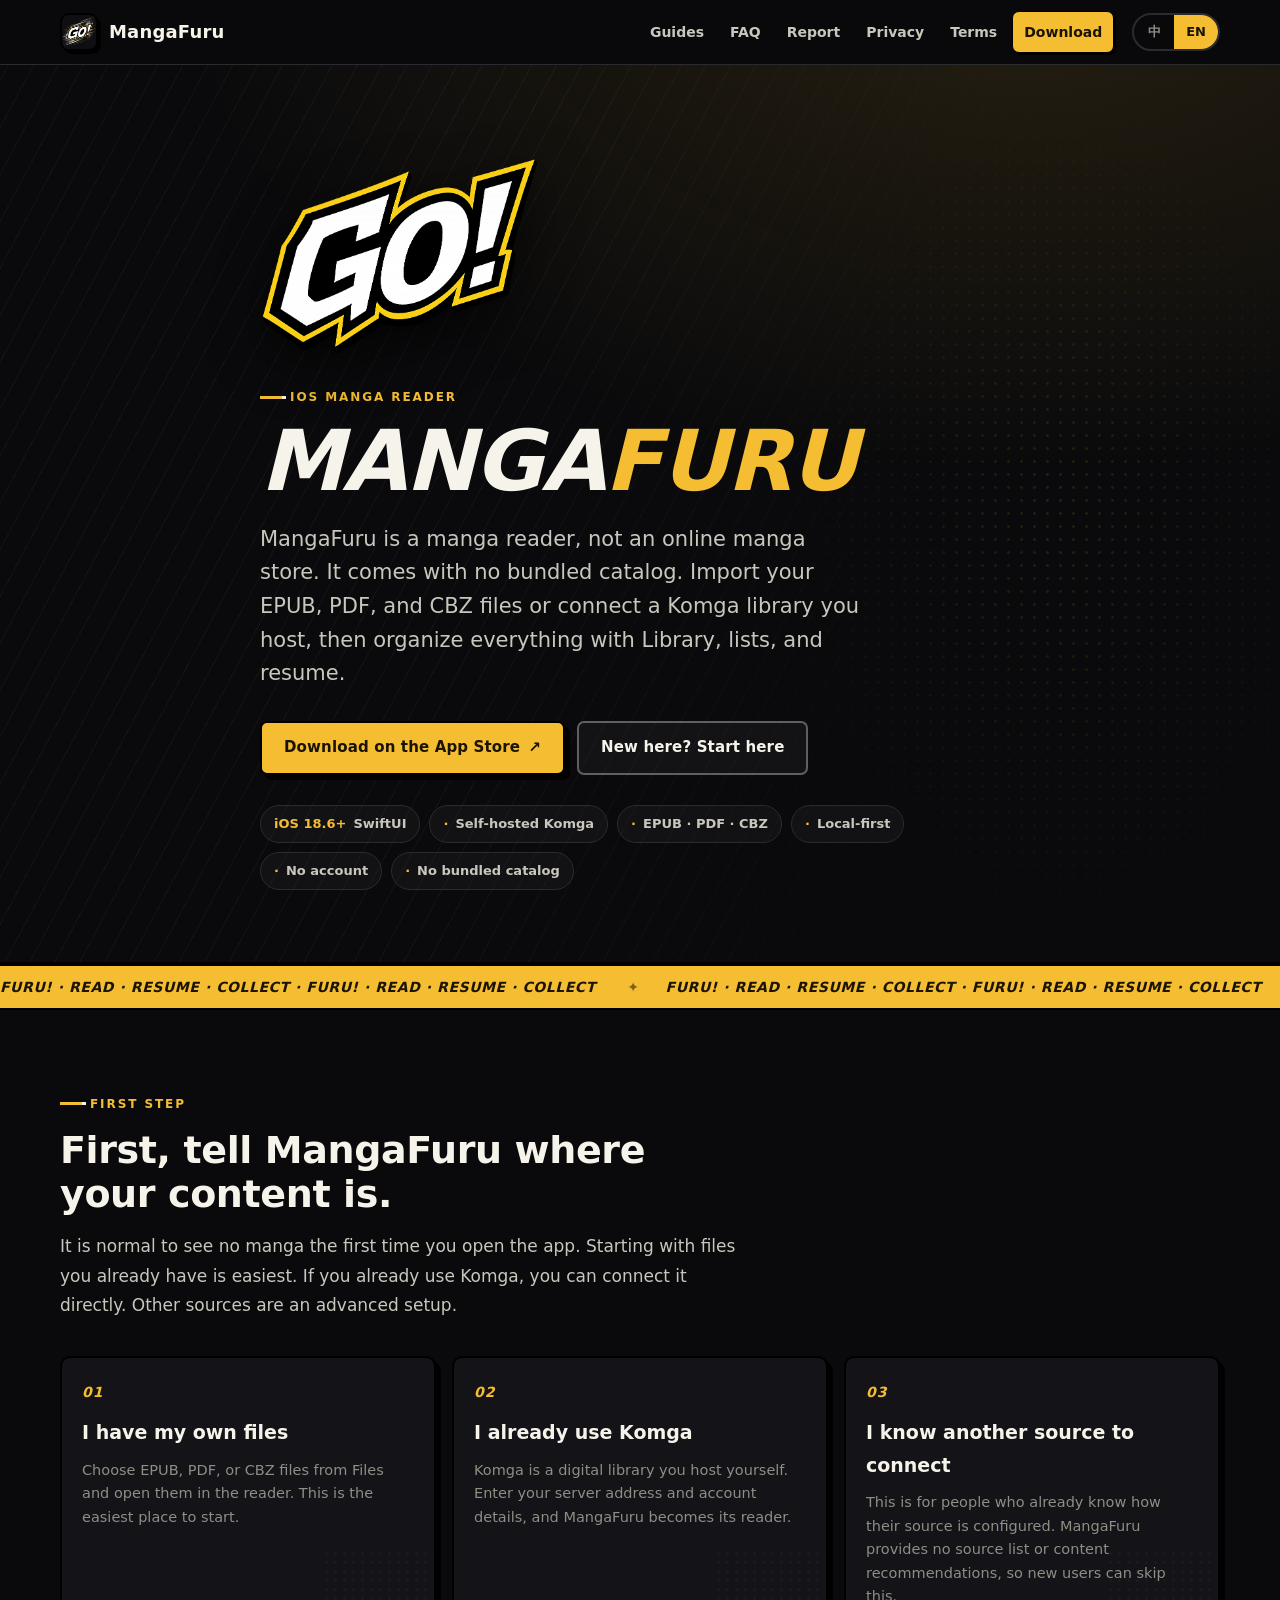
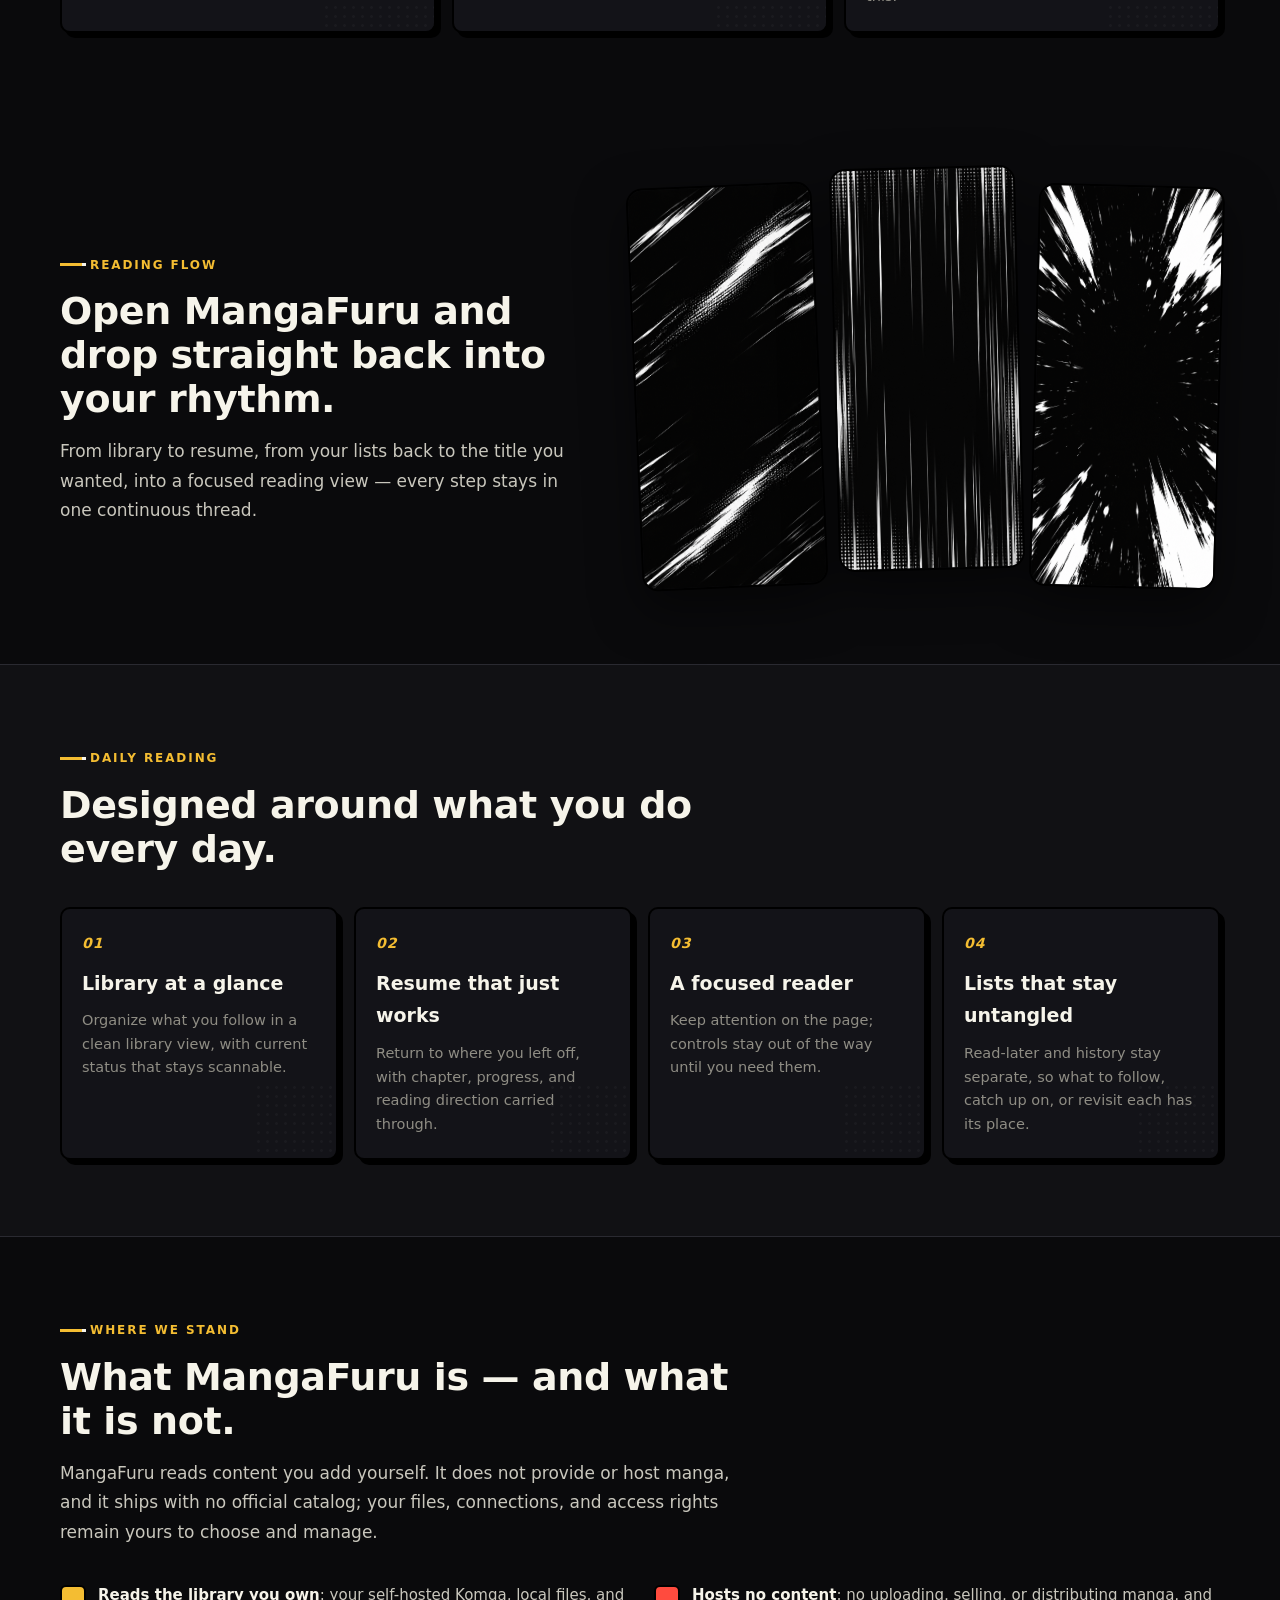
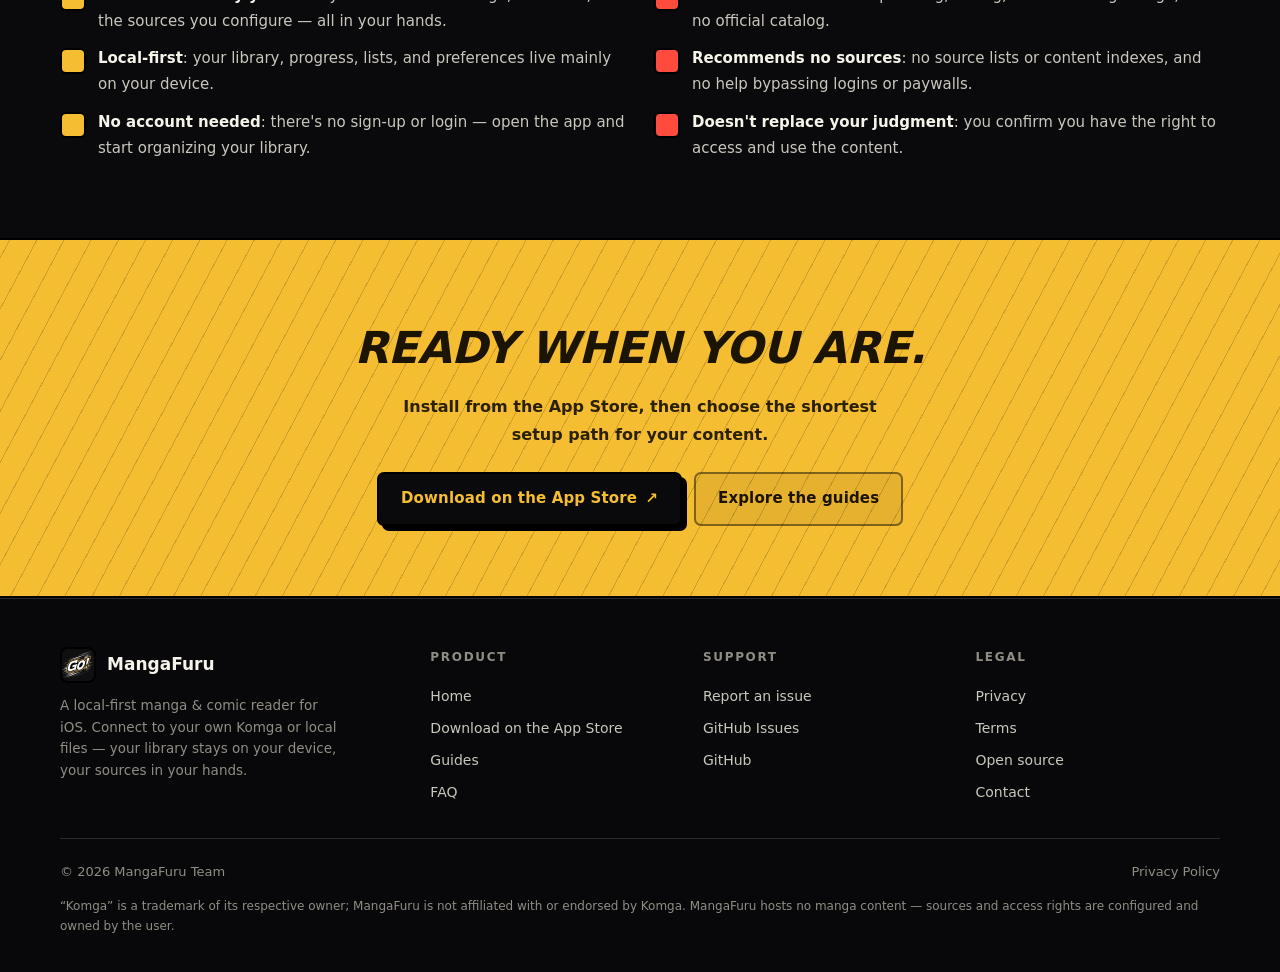
<file: index.html>
<!doctype html>
<html lang="zh-Hant"
  data-title-zh="MangaFuru｜iOS 漫畫閱讀器：EPUB、PDF、CBZ 與 Komga"
  data-title-en="MangaFuru | iOS Manga Reader for EPUB, PDF, CBZ & Komga"
  data-desc-zh="在 App Store 下載 MangaFuru：一個不附漫畫內容的 iOS 閱讀器。匯入自己的 EPUB、PDF、CBZ，或連接自己的 Komga 書庫。"
  data-desc-en="Download MangaFuru on the App Store: an iOS reader with no bundled manga catalog. Import your EPUB, PDF, and CBZ files or connect your own Komga library.">
<head>
  <meta charset="utf-8">
  <meta name="viewport" content="width=device-width, initial-scale=1">
  <title>MangaFuru｜iOS 漫畫閱讀器：EPUB、PDF、CBZ 與 Komga</title>
  <meta name="description" content="在 App Store 下載 MangaFuru：一個不附漫畫內容的 iOS 閱讀器。匯入自己的 EPUB、PDF、CBZ，或連接自己的 Komga 書庫。">
  <meta name="google-site-verification" content="_UAR88qv4dy_hJPZk_go4MvyWocto_i23f73GKEolAo">
  <link rel="canonical" href="https://mangafuru.github.io/">
  <meta property="og:title" content="MangaFuru">
  <meta property="og:description" content="MangaFuru 不附漫畫內容。匯入自己的 EPUB／PDF／CBZ，或連接自己的 Komga 書庫。">
  <meta property="og:type" content="website">
  <meta property="og:site_name" content="MangaFuru">
  <meta property="og:url" content="https://mangafuru.github.io/">
  <meta property="og:image" content="https://mangafuru.github.io/assets/social-mangafuru.png">
  <meta name="twitter:card" content="summary">
  <script type="application/ld+json">
    {
      "@context": "https://schema.org",
      "@type": "WebSite",
      "name": "MangaFuru",
      "url": "https://mangafuru.github.io/",
      "inLanguage": ["zh-Hant", "en"]
    }
  </script>
  <meta name="theme-color" content="#0a0a0c">
  <link rel="icon" href="assets/app-icon.png">
  <link rel="stylesheet" href="assets/styles.css">
</head>
<body>
  <header class="site-header">
    <div class="wrap header-inner">
      <a class="brand" href="/" aria-label="MangaFuru">
        <img src="assets/app-icon.png" alt="" width="38" height="38">
        <span>MangaFuru</span>
      </a>
      <nav class="nav" aria-label="Primary">
        <a href="getting-started.html"><span data-t="zh">指南</span><span data-t="en">Guides</span></a>
        <a href="faq.html">FAQ</a>
        <a href="support.html"><span data-t="zh">回報問題</span><span data-t="en">Report</span></a>
        <a href="privacy.html"><span data-t="zh">隱私</span><span data-t="en">Privacy</span></a>
        <a href="terms.html"><span data-t="zh">條款</span><span data-t="en">Terms</span></a>
        <a class="nav-download" href="https://apps.apple.com/us/app/mangafuru/id6786539287" rel="noopener"><span data-t="zh">下載</span><span data-t="en">Download</span></a>
      </nav>
      <div class="lang-toggle" role="group" aria-label="Language / 語言">
        <button type="button" data-lang-btn="zh" aria-pressed="true">中</button>
        <button type="button" data-lang-btn="en" aria-pressed="false">EN</button>
      </div>
    </div>
  </header>

  <main>
    <section class="hero">
      <div class="hero-speed" aria-hidden="true"></div>
      <div class="hero-halftone" aria-hidden="true"></div>
      <div class="wrap hero-inner">
        <img class="hero-logo" src="assets/launch-logo.png" alt="MangaFuru" width="320" height="180">
        <p class="kicker"><span data-t="zh">iOS 漫畫閱讀器</span><span data-t="en">iOS Manga Reader</span></p>
        <h1>Manga<span class="accent">Furu</span></h1>
        <p class="hero-lede">
          <span data-t="zh">MangaFuru 是一個漫畫閱讀器，不是線上漫畫商店。App 不會預先附漫畫；你可以匯入自己的 EPUB、PDF、CBZ，或連接自己架設的 Komga 書庫，再用書庫、清單與續讀整理閱讀進度。</span>
          <span data-t="en">MangaFuru is a manga reader, not an online manga store. It comes with no bundled catalog. Import your EPUB, PDF, and CBZ files or connect a Komga library you host, then organize everything with Library, lists, and resume.</span>
        </p>
        <div class="hero-actions">
          <a class="btn btn--primary" href="https://apps.apple.com/us/app/mangafuru/id6786539287" rel="noopener"><span data-t="zh">在 App Store 下載</span><span data-t="en">Download on the App Store</span><span aria-hidden="true">↗</span></a>
          <a class="btn btn--ghost" href="getting-started.html"><span data-t="zh">第一次使用看這裡</span><span data-t="en">New here? Start here</span></a>
        </div>
        <div class="hero-badges">
          <span class="badge"><b>iOS 18.6+</b> SwiftUI</span>
          <span class="badge"><b>·</b> <span data-t="zh">自架 Komga</span><span data-t="en">Self-hosted Komga</span></span>
          <span class="badge"><b>·</b> EPUB · PDF · CBZ</span>
          <span class="badge"><b>·</b> <span data-t="zh">本機優先</span><span data-t="en">Local-first</span></span>
          <span class="badge"><b>·</b> <span data-t="zh">免註冊</span><span data-t="en">No account</span></span>
          <span class="badge"><b>·</b> <span data-t="zh">不附漫畫內容</span><span data-t="en">No bundled catalog</span></span>
        </div>
      </div>
    </section>

    <div class="ticker" aria-hidden="true">
      <div class="ticker-track">
        <span>FURU! · READ · RESUME · COLLECT · FURU! · READ · RESUME · COLLECT&nbsp;</span>
        <span>FURU! · READ · RESUME · COLLECT · FURU! · READ · RESUME · COLLECT&nbsp;</span>
      </div>
    </div>

    <section class="section">
      <div class="wrap">
        <div class="section-head">
          <p class="kicker"><span data-t="zh">第一步</span><span data-t="en">First step</span></p>
          <h2 class="section-title">
            <span data-t="zh">先告訴 MangaFuru，你的內容在哪裡。</span>
            <span data-t="en">First, tell MangaFuru where your content is.</span>
          </h2>
          <p class="lead">
            <span data-t="zh">第一次打開沒有看到漫畫是正常的。從你手上已有的檔案開始最簡單；如果你本來就在使用 Komga，也可以直接連接。其他來源屬於進階設定。</span>
            <span data-t="en">It is normal to see no manga the first time you open the app. Starting with files you already have is easiest. If you already use Komga, you can connect it directly. Other sources are an advanced setup.</span>
          </p>
        </div>
        <div class="panels cols-3">
          <article class="panel">
            <span class="panel-num">01</span>
            <h3><span data-t="zh">我有自己的檔案</span><span data-t="en">I have my own files</span></h3>
            <p><span data-t="zh">從「檔案」選取 EPUB、PDF 或 CBZ，匯入後就能打開閱讀。這是第一次使用最容易理解的方式。</span><span data-t="en">Choose EPUB, PDF, or CBZ files from Files and open them in the reader. This is the easiest place to start.</span></p>
          </article>
          <article class="panel">
            <span class="panel-num">02</span>
            <h3><span data-t="zh">我已經在使用 Komga</span><span data-t="en">I already use Komga</span></h3>
            <p><span data-t="zh">Komga 是你自行架設的數位書庫。輸入自己的伺服器位址與帳號後，MangaFuru 就能作為它的閱讀器。</span><span data-t="en">Komga is a digital library you host yourself. Enter your server address and account details, and MangaFuru becomes its reader.</span></p>
          </article>
          <article class="panel">
            <span class="panel-num">03</span>
            <h3><span data-t="zh">我知道要連哪個其他來源</span><span data-t="en">I know another source to connect</span></h3>
            <p><span data-t="zh">這是給已經知道來源設定方式的使用者。MangaFuru 不提供來源清單，也不推薦內容；第一次使用可以先跳過。</span><span data-t="en">This is for people who already know how their source is configured. MangaFuru provides no source list or content recommendations, so new users can skip this.</span></p>
          </article>
        </div>
      </div>
    </section>

    <section class="section">
      <div class="wrap split">
        <div>
          <p class="kicker"><span data-t="zh">閱讀節奏</span><span data-t="en">Reading flow</span></p>
          <h2 class="section-title">
            <span data-t="zh">打開 MangaFuru，就回到你的閱讀節奏。</span>
            <span data-t="en">Open MangaFuru and drop straight back into your rhythm.</span>
          </h2>
          <p class="lead">
            <span data-t="zh">從書庫回到續讀，從清單找回想看的作品，再進入專注的閱讀畫面——每一步都接得上同一個脈絡。</span>
            <span data-t="en">From library to resume, from your lists back to the title you wanted, into a focused reading view — every step stays in one continuous thread.</span>
          </p>
        </div>
        <div class="phone-strip" aria-label="MangaFuru launch art">
          <img class="phone" src="assets/launch-bg-1.png" alt="MangaFuru launch artwork" loading="lazy">
          <img class="phone" src="assets/launch-bg-3.png" alt="MangaFuru launch artwork" loading="lazy">
          <img class="phone" src="assets/launch-bg-5.png" alt="MangaFuru launch artwork" loading="lazy">
        </div>
      </div>
    </section>

    <section class="section section--alt">
      <div class="wrap">
        <div class="section-head">
          <p class="kicker"><span data-t="zh">每天會用的流程</span><span data-t="en">Daily reading</span></p>
          <h2 class="section-title">
            <span data-t="zh">為每天會用的閱讀流程設計。</span>
            <span data-t="en">Designed around what you do every day.</span>
          </h2>
        </div>
        <div class="panels">
          <article class="panel">
            <span class="panel-num">01</span>
            <h3><span data-t="zh">收藏一眼掌握</span><span data-t="en">Library at a glance</span></h3>
            <p><span data-t="zh">用清楚的書庫視圖整理想追的作品，讓目前的閱讀狀態保持可掃描。</span><span data-t="en">Organize what you follow in a clean library view, with current status that stays scannable.</span></p>
          </article>
          <article class="panel">
            <span class="panel-num">02</span>
            <h3><span data-t="zh">續讀自然銜接</span><span data-t="en">Resume that just works</span></h3>
            <p><span data-t="zh">回到上次停下的位置，讓章節、進度與閱讀方向延續同一個脈絡。</span><span data-t="en">Return to where you left off, with chapter, progress, and reading direction carried through.</span></p>
          </article>
          <article class="panel">
            <span class="panel-num">03</span>
            <h3><span data-t="zh">閱讀畫面專注</span><span data-t="en">A focused reader</span></h3>
            <p><span data-t="zh">把注意力留給畫面本身，減少干擾，保留需要時才出現的操作。</span><span data-t="en">Keep attention on the page; controls stay out of the way until you need them.</span></p>
          </article>
          <article class="panel">
            <span class="panel-num">04</span>
            <h3><span data-t="zh">清單不打結</span><span data-t="en">Lists that stay untangled</span></h3>
            <p><span data-t="zh">稍後閱讀與閱讀歷史分開整理，想追、想補、想回看的內容各就各位。</span><span data-t="en">Read-later and history stay separate, so what to follow, catch up on, or revisit each has its place.</span></p>
          </article>
        </div>
      </div>
    </section>

    <section class="section">
      <div class="wrap">
        <div class="section-head">
          <p class="kicker"><span data-t="zh">定位很清楚</span><span data-t="en">Where we stand</span></p>
          <h2 class="section-title">
            <span data-t="zh">MangaFuru 是什麼——以及不是什麼。</span>
            <span data-t="en">What MangaFuru is — and what it is not.</span>
          </h2>
          <p class="lead">
            <span data-t="zh">MangaFuru 用來閱讀你自己加入的內容。它不提供或代管漫畫，也不附官方內容目錄；檔案、連線方式與存取權限都由你自行選擇與管理。</span>
            <span data-t="en">MangaFuru reads content you add yourself. It does not provide or host manga, and it ships with no official catalog; your files, connections, and access rights remain yours to choose and manage.</span>
          </p>
        </div>
        <ul class="pledge">
          <li><span data-t="zh"><b>讀你擁有的書庫</b>：你自架的 Komga、本機檔案，以及你自行設定的來源——全部由你掌握。</span><span data-t="en"><b>Reads the library you own</b>: your self-hosted Komga, local files, and the sources you configure — all in your hands.</span></li>
          <li class="is-no"><span data-t="zh"><b>不代管內容</b>：不上傳、不販售、不散佈漫畫，也沒有官方內容目錄。</span><span data-t="en"><b>Hosts no content</b>: no uploading, selling, or distributing manga, and no official catalog.</span></li>
          <li><span data-t="zh"><b>本機優先</b>：書庫、進度、清單與偏好主要保存在你的裝置上。</span><span data-t="en"><b>Local-first</b>: your library, progress, lists, and preferences live mainly on your device.</span></li>
          <li class="is-no"><span data-t="zh"><b>不推薦來源</b>：不提供來源清單或內容索引，也不協助繞過登入或付費。</span><span data-t="en"><b>Recommends no sources</b>: no source lists or content indexes, and no help bypassing logins or paywalls.</span></li>
          <li><span data-t="zh"><b>免註冊</b>：沒有帳號系統、不用登入，打開就能開始整理你的書庫。</span><span data-t="en"><b>No account needed</b>: there's no sign-up or login — open the app and start organizing your library.</span></li>
          <li class="is-no"><span data-t="zh"><b>不取代你的判斷</b>：你需確認自己有權存取與使用相關內容。</span><span data-t="en"><b>Doesn't replace your judgment</b>: you confirm you have the right to access and use the content.</span></li>
        </ul>
      </div>
    </section>
  </main>

  <section class="cta">
    <div class="wrap">
      <h2><span data-t="zh">準備好了，就開始。</span><span data-t="en">Ready when you are.</span></h2>
      <p><span data-t="zh">從 App Store 安裝後，依你的內容選一條最短上手路徑。</span><span data-t="en">Install from the App Store, then choose the shortest setup path for your content.</span></p>
      <div class="hero-actions" style="justify-content:center">
        <a class="btn btn--primary" href="https://apps.apple.com/us/app/mangafuru/id6786539287" rel="noopener"><span data-t="zh">在 App Store 下載</span><span data-t="en">Download on the App Store</span><span aria-hidden="true">↗</span></a>
        <a class="btn btn--ghost" href="getting-started.html"><span data-t="zh">查看使用指南</span><span data-t="en">Explore the guides</span></a>
      </div>
    </div>
  </section>

  <footer class="site-footer">
    <div class="wrap">
      <div class="footer-grid">
        <div>
          <div class="footer-brand"><img src="assets/app-icon.png" alt="" width="36" height="36"><span>MangaFuru</span></div>
          <p class="footer-blurb"><span data-t="zh">為 iOS 打造的本機優先漫畫／漫畫閱讀器。連上你自架的 Komga 或本機檔案，書庫留在你的裝置，來源由你掌握。</span><span data-t="en">A local-first manga &amp; comic reader for iOS. Connect to your own Komga or local files — your library stays on your device, your sources in your hands.</span></p>
        </div>
        <div class="footer-col">
          <h4><span data-t="zh">產品</span><span data-t="en">Product</span></h4>
          <a href="/"><span data-t="zh">首頁</span><span data-t="en">Home</span></a>
          <a href="https://apps.apple.com/us/app/mangafuru/id6786539287" rel="noopener"><span data-t="zh">App Store 下載</span><span data-t="en">Download on the App Store</span></a>
          <a href="getting-started.html"><span data-t="zh">使用指南</span><span data-t="en">Guides</span></a>
          <a href="faq.html">FAQ</a>
        </div>
        <div class="footer-col">
          <h4><span data-t="zh">支援</span><span data-t="en">Support</span></h4>
          <a href="support.html"><span data-t="zh">回報問題</span><span data-t="en">Report an issue</span></a>
          <a href="https://github.com/MangaFuru/MangaFuru/issues" rel="noopener">GitHub Issues</a>
          <a href="https://github.com/MangaFuru" rel="noopener">GitHub</a>
        </div>
        <div class="footer-col">
          <h4><span data-t="zh">法律</span><span data-t="en">Legal</span></h4>
          <a href="privacy.html"><span data-t="zh">隱私權政策</span><span data-t="en">Privacy</span></a>
          <a href="terms.html"><span data-t="zh">使用條款</span><span data-t="en">Terms</span></a>
          <a href="oss.html"><span data-t="zh">開放原始碼</span><span data-t="en">Open source</span></a>
          <a href="mailto:gomanga.support@gmail.com"><span data-t="zh">聯絡我們</span><span data-t="en">Contact</span></a>
        </div>
      </div>
      <div class="footer-bottom">
        <span>© 2026 MangaFuru Team</span>
        <span><a href="privacy.html" style="color:inherit"><span data-t="zh">隱私權政策</span><span data-t="en">Privacy Policy</span></a></span>
      </div>
      <p style="margin:14px 0 0;color:var(--ink-dim);font-size:12px;line-height:1.6">
        <span data-t="zh">「Komga」為其各自所有者之商標；MangaFuru 與 Komga 並無從屬或背書關係。MangaFuru 不代管漫畫內容，來源與存取權限由使用者自行設定與負責。</span>
        <span data-t="en">“Komga” is a trademark of its respective owner; MangaFuru is not affiliated with or endorsed by Komga. MangaFuru hosts no manga content — sources and access rights are configured and owned by the user.</span>
      </p>
    </div>
  </footer>

  <script src="assets/lang.js"></script>
</body>
</html>
</file>
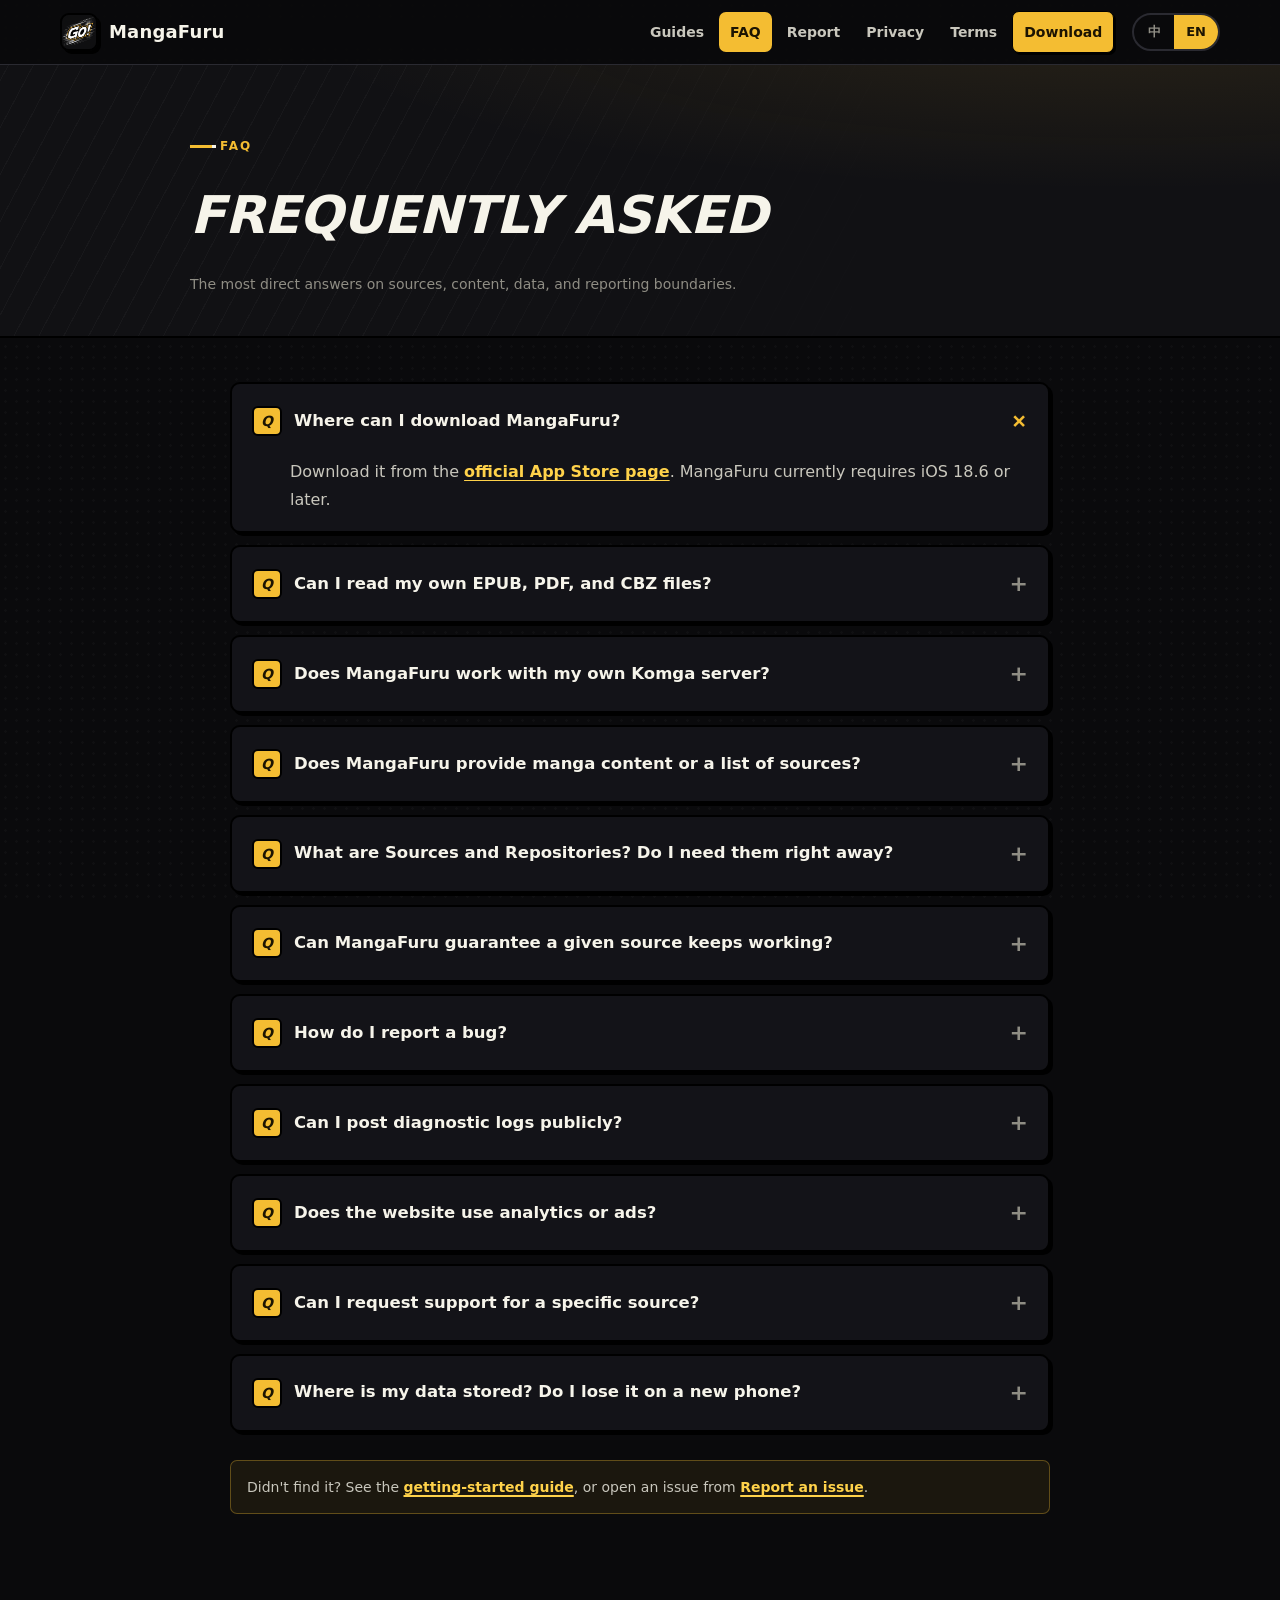
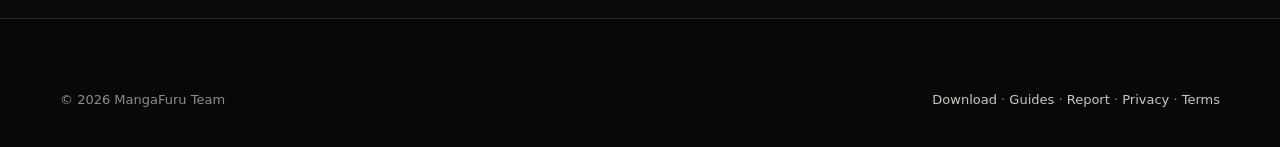
<file: faq.html>
<!doctype html>
<html lang="zh-Hant"
  data-title-zh="常見問題 | MangaFuru"
  data-title-en="FAQ | MangaFuru"
  data-desc-zh="MangaFuru 常見問題：來源、內容、資料、支援、GitHub issue 與隱私邊界。"
  data-desc-en="MangaFuru FAQ: sources, content, data, support, GitHub issues, and privacy boundaries.">
<head>
  <meta charset="utf-8">
  <meta name="viewport" content="width=device-width, initial-scale=1">
  <title>常見問題 | MangaFuru</title>
  <meta name="description" content="MangaFuru 常見問題：來源、內容、資料、支援、GitHub issue 與隱私邊界。">
  <link rel="canonical" href="https://mangafuru.github.io/faq.html">
  <meta property="og:title" content="MangaFuru FAQ">
  <meta property="og:site_name" content="MangaFuru">
  <meta property="og:url" content="https://mangafuru.github.io/faq.html">
  <meta property="og:image" content="https://mangafuru.github.io/assets/social-mangafuru.png">
  <meta name="twitter:card" content="summary">
  <meta name="theme-color" content="#0a0a0c">
  <link rel="icon" href="assets/app-icon.png">
  <link rel="stylesheet" href="assets/styles.css">
</head>
<body class="doc-page">
  <header class="site-header">
    <div class="wrap header-inner">
      <a class="brand" href="/" aria-label="MangaFuru">
        <img src="assets/app-icon.png" alt="" width="38" height="38">
        <span>MangaFuru</span>
      </a>
      <nav class="nav" aria-label="Primary">
        <a href="getting-started.html"><span data-t="zh">指南</span><span data-t="en">Guides</span></a>
        <a aria-current="page" href="faq.html">FAQ</a>
        <a href="support.html"><span data-t="zh">回報問題</span><span data-t="en">Report</span></a>
        <a href="privacy.html"><span data-t="zh">隱私</span><span data-t="en">Privacy</span></a>
        <a href="terms.html"><span data-t="zh">條款</span><span data-t="en">Terms</span></a>
        <a class="nav-download" href="https://apps.apple.com/us/app/mangafuru/id6786539287" rel="noopener"><span data-t="zh">下載</span><span data-t="en">Download</span></a>
      </nav>
      <div class="lang-toggle" role="group" aria-label="Language / 語言">
        <button type="button" data-lang-btn="zh" aria-pressed="true">中</button>
        <button type="button" data-lang-btn="en" aria-pressed="false">EN</button>
      </div>
    </div>
  </header>

  <section class="doc-hero">
    <div class="hero-speed" aria-hidden="true"></div>
    <div class="doc-shell">
      <p class="kicker"><span data-t="zh">常見問題</span><span data-t="en">FAQ</span></p>
      <h1 class="doc-title"><span data-t="zh">常見問題</span><span data-t="en">Frequently asked</span></h1>
      <p class="updated">
        <span data-t="zh">關於來源、內容、資料與回報的邊界，這裡有最直接的答案。</span>
        <span data-t="en">The most direct answers on sources, content, data, and reporting boundaries.</span>
      </p>
    </div>
  </section>

  <main class="doc-shell doc-body">
    <div class="faq-list">
      <details class="faq-item" open>
        <summary><span data-t="zh">MangaFuru 要去哪裡下載？</span><span data-t="en">Where can I download MangaFuru?</span></summary>
        <div class="faq-body"><p><span data-t="zh">請從 <a href="https://apps.apple.com/us/app/mangafuru/id6786539287" rel="noopener">App Store 官方頁面</a>下載。MangaFuru 目前需要 iOS 18.6 或以上版本。</span><span data-t="en">Download it from the <a href="https://apps.apple.com/us/app/mangafuru/id6786539287" rel="noopener">official App Store page</a>. MangaFuru currently requires iOS 18.6 or later.</span></p></div>
      </details>

      <details class="faq-item">
        <summary><span data-t="zh">我可以讀自己的 EPUB、PDF、CBZ 檔案嗎？</span><span data-t="en">Can I read my own EPUB, PDF, and CBZ files?</span></summary>
        <div class="faq-body"><p><span data-t="zh">可以。MangaFuru 內建本機閱讀，能直接開啟你裝置或本機網路上的 EPUB、PDF 與 CBZ，並保留續讀進度。這些是你自己提供的檔案，App 不代管也不散佈任何內容。</span><span data-t="en">Yes. MangaFuru includes local reading and can open EPUB, PDF, and CBZ files on your device or local network, with resume preserved. These are files you supply yourself — the app hosts and distributes no content.</span></p></div>
      </details>

      <details class="faq-item">
        <summary><span data-t="zh">MangaFuru 可以連我自架的 Komga 伺服器嗎？</span><span data-t="en">Does MangaFuru work with my own Komga server?</span></summary>
        <div class="faq-body"><p><span data-t="zh">可以。MangaFuru 能連到你自行架設的 Komga 伺服器，閱讀你整理在上面的書庫。Komga 由你自己部署與管理，MangaFuru 僅作為讀取端，不託管你的伺服器或內容。</span><span data-t="en">Yes. MangaFuru can connect to a Komga server you host yourself and read the library you organized there. You deploy and manage Komga; MangaFuru acts only as the reader and hosts neither your server nor its content.</span></p></div>
      </details>

      <details class="faq-item">
        <summary><span data-t="zh">MangaFuru 會提供漫畫內容或來源清單嗎？</span><span data-t="en">Does MangaFuru provide manga content or a list of sources?</span></summary>
        <div class="faq-body"><p><span data-t="zh">不會。MangaFuru 只會顯示你自己加入的內容，不代管、不販售、不散佈漫畫，也不提供官方內容目錄。檔案、連線方式與內容都由你自行選擇與管理。</span><span data-t="en">No. MangaFuru only shows content you add yourself. It does not host, sell, or distribute manga and ships with no official catalog. Your files, connections, and content remain yours to choose and manage.</span></p></div>
      </details>

      <details class="faq-item">
        <summary><span data-t="zh">Sources 和 Repositories 是什麼？一開始就要設定嗎？</span><span data-t="en">What are Sources and Repositories? Do I need them right away?</span></summary>
        <div class="faq-body"><p><span data-t="zh">Source（內容來源）就是 MangaFuru 從哪裡讀取內容，例如本機檔案或你的 Komga。Repository 則只是提供「可安裝外部來源」的清單，本身沒有漫畫。讀自己的 EPUB、PDF、CBZ 或連 Komga 時，不需要先設定 Repository；只有已經知道要加入哪個外部來源時才會用到。詳情請見 <a href="repositories.html">Repository 與外部來源</a>。</span><span data-t="en">A Source is where MangaFuru reads content from, such as local files or your Komga. A Repository is only a list of external source connectors available to install; it contains no manga. You do not need a repository for EPUB, PDF, CBZ, or Komga. Use one only when you already know which external source you want to add. See <a href="repositories.html">Repositories and external sources</a> for details.</span></p></div>
      </details>

      <details class="faq-item">
        <summary><span data-t="zh">MangaFuru 可以保證某個來源一定可用嗎？</span><span data-t="en">Can MangaFuru guarantee a given source keeps working?</span></summary>
        <div class="faq-body"><p><span data-t="zh">不能。第三方來源可能改版、下線、要求登入、觸發驗證、限制地區或修改使用條款。MangaFuru 可以協助把 App 端問題修好，但無法控制第三方來源。</span><span data-t="en">No. Third-party sources can change, go offline, require login, trigger verification, restrict regions, or change their terms. MangaFuru can help fix app-side problems, but it has no control over third-party sources.</span></p></div>
      </details>

      <details class="faq-item">
        <summary><span data-t="zh">我該如何回報 bug？</span><span data-t="en">How do I report a bug?</span></summary>
        <div class="faq-body"><p><span data-t="zh">請使用 <a href="support.html">回報問題</a>，提供發生位置、App 版本、iOS 版本、裝置、來源 host、重現步驟、預期結果與實際結果。請不要貼完整 cookie、token、帳密或付費內容。</span><span data-t="en">Use <a href="support.html">Report an issue</a>, with the area, app version, iOS version, device, source host, steps to reproduce, expected result, and actual result. Do not paste full cookies, tokens, credentials, or paid content.</span></p></div>
      </details>

      <details class="faq-item">
        <summary><span data-t="zh">診斷日誌可以公開貼上嗎？</span><span data-t="en">Can I post diagnostic logs publicly?</span></summary>
        <div class="faq-body"><p><span data-t="zh">請先檢查內容。若包含私密 token、完整 cookie、帳號資訊、個人資料或付費內容，請不要公開提交。公開 issue 可能被其他人看見。</span><span data-t="en">Review them first. If they contain private tokens, full cookies, account details, personal data, or paid content, do not post them publicly. Public issues can be seen by anyone.</span></p></div>
      </details>

      <details class="faq-item">
        <summary><span data-t="zh">網站會用分析或廣告嗎？</span><span data-t="en">Does the website use analytics or ads?</span></summary>
        <div class="faq-body"><p><span data-t="zh">網站可能使用網站分析（例如 Google Analytics）並顯示廣告（例如 Google 廣告），這類第三方服務可能設定 Cookie 或收集使用資料。在需要事前同意的地區，我們會於啟用前提供 Cookie 同意機制。詳情請見<a href="privacy.html">隱私權政策</a>。網站由 GitHub Pages 提供，GitHub 仍可能依自身政策處理標準伺服器記錄與登入狀態。應用程式內的書庫與閱讀資料則主要保存在你的裝置上。</span><span data-t="en">The website may use web analytics (such as Google Analytics) and display ads (such as Google advertising); these third-party services may set cookies or collect usage data. Where prior consent is required, we'll present a cookie-consent prompt before enabling them — see the <a href="privacy.html">Privacy Policy</a> for details. The site is served from GitHub Pages, and GitHub may still process standard server logs and login state under its own policies. Your in-app library and reading data stay mainly on your device.</span></p></div>
      </details>

      <details class="faq-item">
        <summary><span data-t="zh">我可以要求支援特定來源嗎？</span><span data-t="en">Can I request support for a specific source?</span></summary>
        <div class="faq-body"><p><span data-t="zh">可以回報 App 行為問題，但請不要把 issue 當作來源推薦清單或內容索引。若來源本身要求登入、授權或特定設定，請先確認你有權使用。</span><span data-t="en">You can report app-behavior problems, but please don't use issues as a source-recommendation list or content index. If a source requires login, authorization, or specific setup, confirm you have the right to use it first.</span></p></div>
      </details>

      <details class="faq-item">
        <summary><span data-t="zh">我的資料存在哪裡？換手機會不見嗎？</span><span data-t="en">Where is my data stored? Do I lose it on a new phone?</span></summary>
        <div class="faq-body"><p><span data-t="zh">書庫、進度、清單與偏好主要保存在你的裝置上，沒有 MangaFuru 帳號系統。請自行備份重要設定；重裝、換機或系統異常都可能造成本機資料變動或遺失。</span><span data-t="en">Your library, progress, lists, and preferences live mainly on your device — there is no MangaFuru account. Back up anything important yourself; reinstalling, switching devices, or system issues can change or lose local data.</span></p></div>
      </details>
    </div>

    <div class="doc-note" style="margin-top:28px">
      <span data-t="zh">沒找到答案？看看 <a href="getting-started.html">上手指南</a>，或到 <a href="support.html">回報問題</a> 建立 issue。</span>
      <span data-t="en">Didn't find it? See the <a href="getting-started.html">getting-started guide</a>, or open an issue from <a href="support.html">Report an issue</a>.</span>
    </div>
  </main>

  <footer class="site-footer">
    <div class="wrap">
      <div class="footer-bottom" style="border-top:0">
        <span>© 2026 MangaFuru Team</span>
        <span>
          <a href="https://apps.apple.com/us/app/mangafuru/id6786539287" rel="noopener"><span data-t="zh">App Store 下載</span><span data-t="en">Download</span></a> ·
          <a href="getting-started.html"><span data-t="zh">指南</span><span data-t="en">Guides</span></a> ·
          <a href="support.html"><span data-t="zh">回報問題</span><span data-t="en">Report</span></a> ·
          <a href="privacy.html"><span data-t="zh">隱私</span><span data-t="en">Privacy</span></a> ·
          <a href="terms.html"><span data-t="zh">條款</span><span data-t="en">Terms</span></a>
        </span>
      </div>
    </div>
  </footer>

  <script src="assets/lang.js"></script>
</body>
</html>
</file>
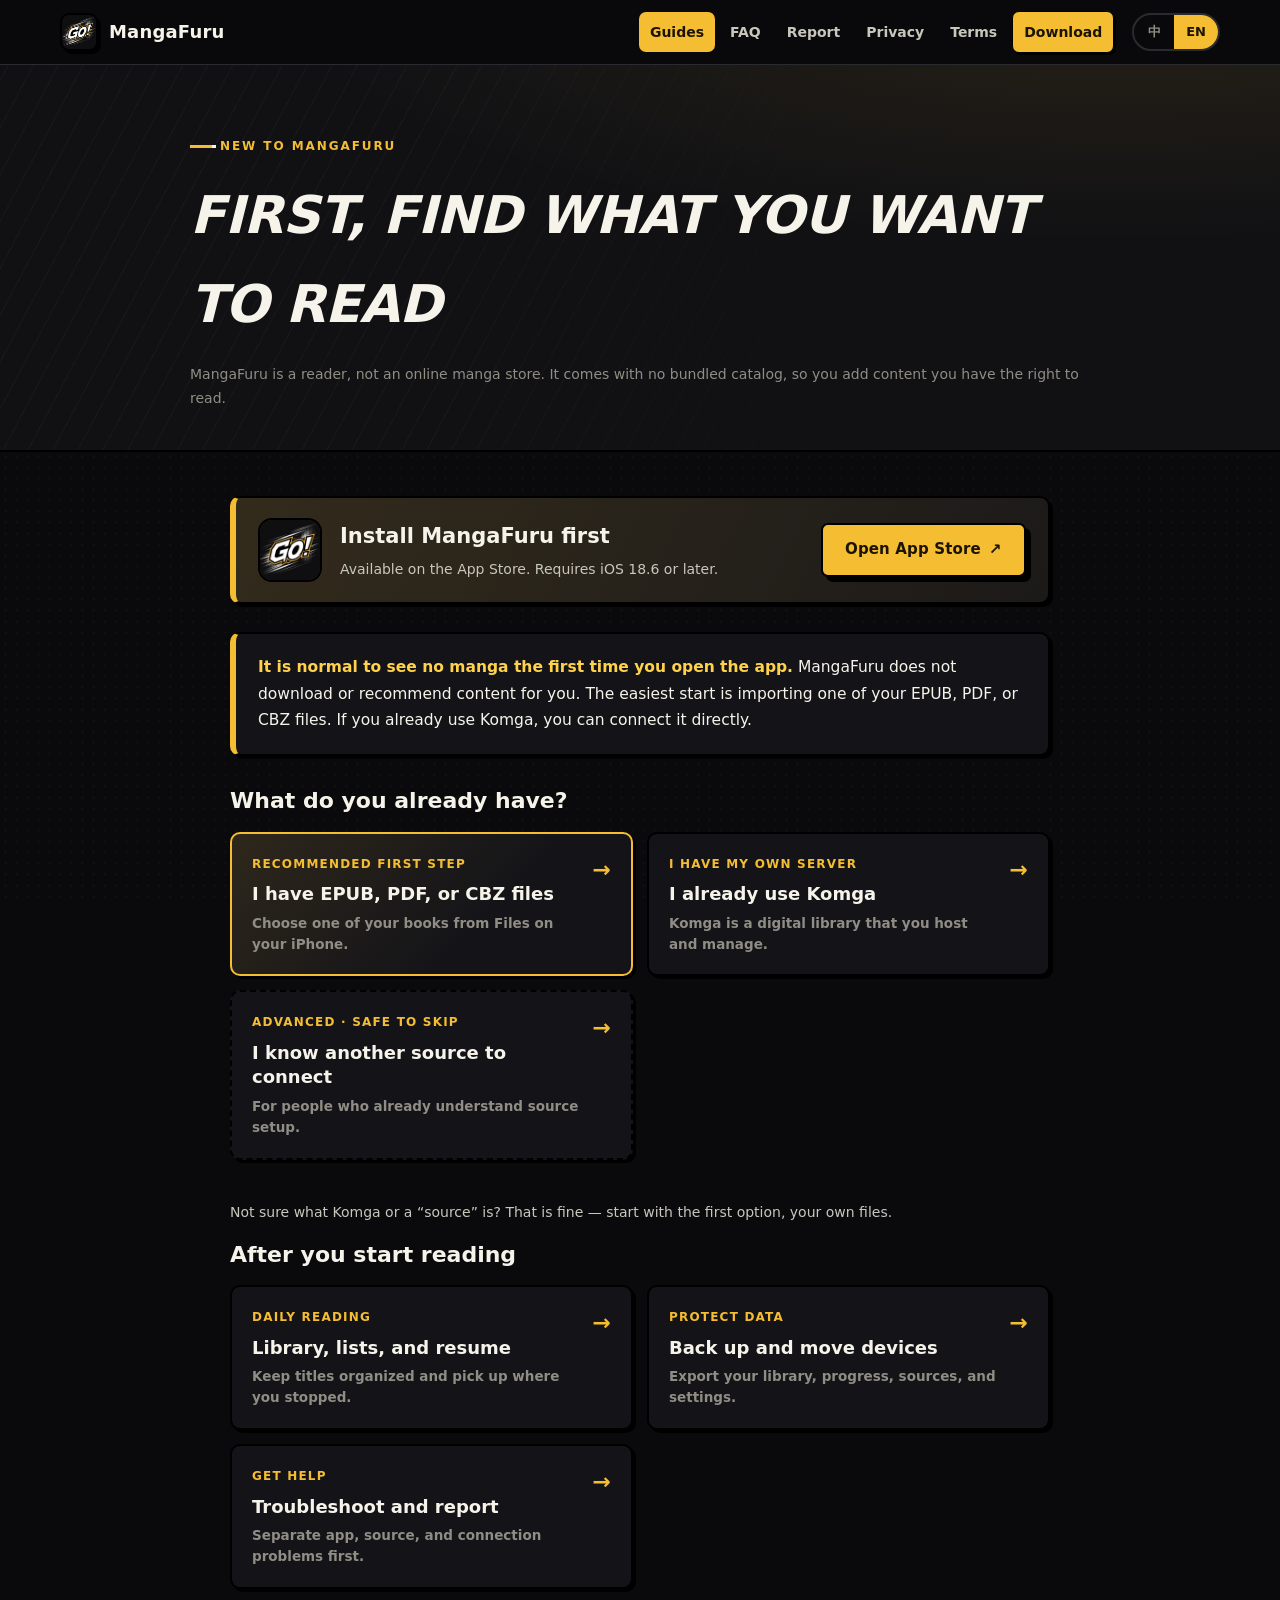
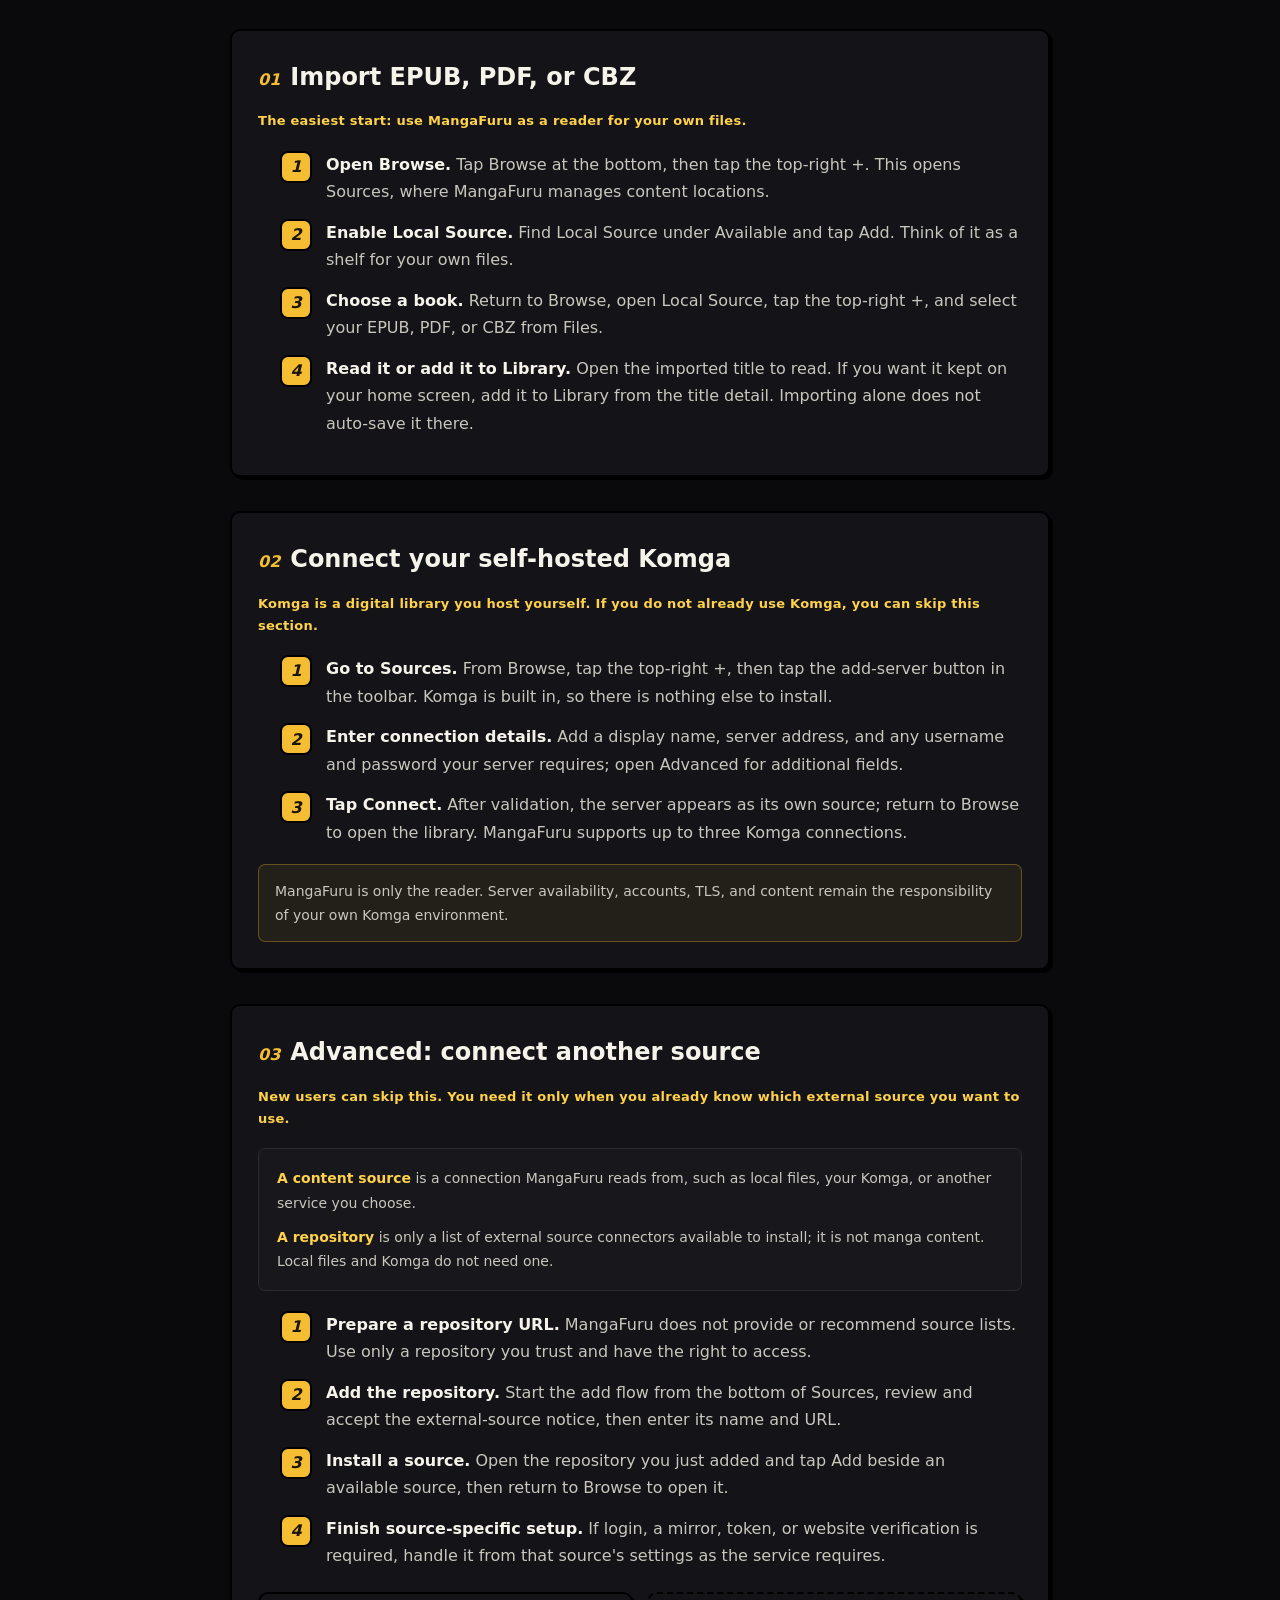
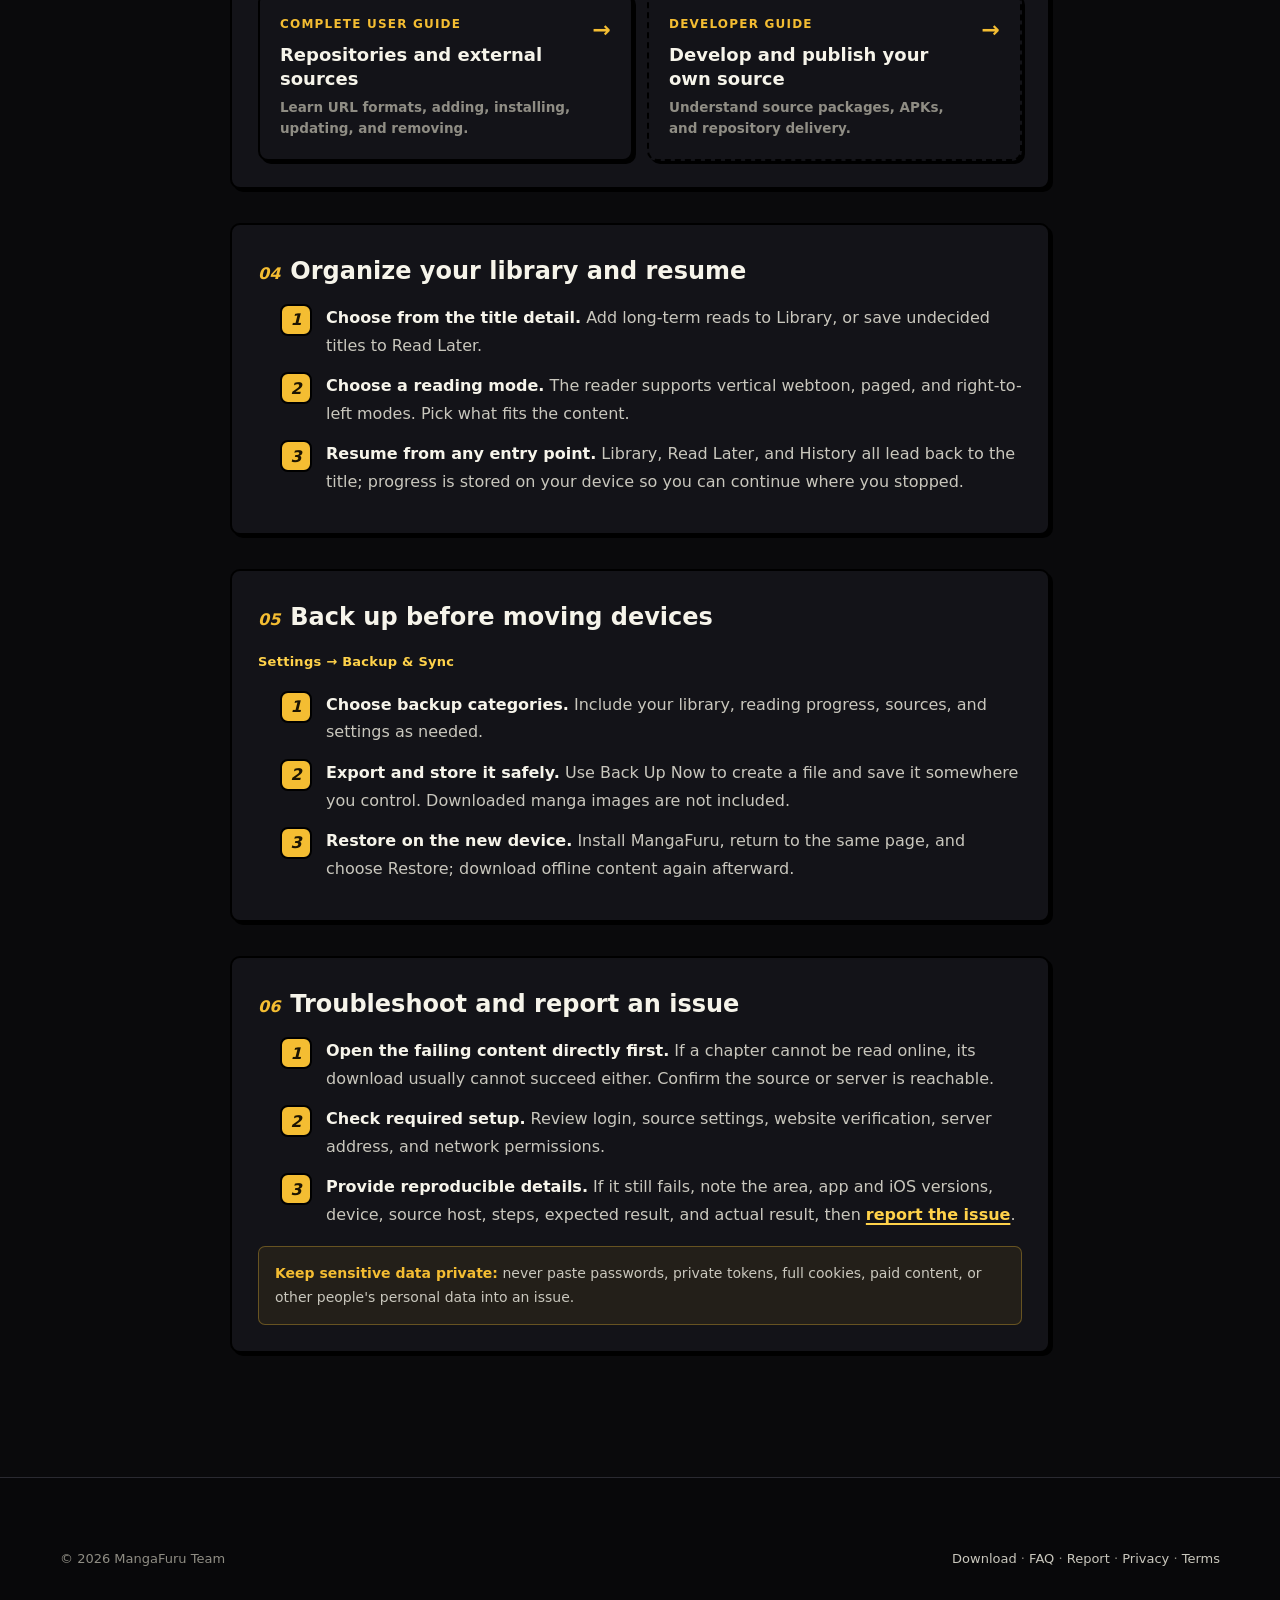
<file: getting-started.html>
<!doctype html>
<html lang="zh-Hant"
  data-title-zh="使用指南 | MangaFuru"
  data-title-en="Guides | MangaFuru"
  data-desc-zh="第一次使用 MangaFuru：先了解 App 不附漫畫內容，再依你手上的檔案、Komga 或其他來源選擇最適合的開始方式。"
  data-desc-en="New to MangaFuru? Learn why the app has no bundled manga, then start with your files, Komga, or another source you already know.">
<head>
  <meta charset="utf-8">
  <meta name="viewport" content="width=device-width, initial-scale=1">
  <title>使用指南 | MangaFuru</title>
  <meta name="description" content="第一次使用 MangaFuru：先了解 App 不附漫畫內容，再依你手上的檔案、Komga 或其他來源選擇最適合的開始方式。">
  <link rel="canonical" href="https://mangafuru.github.io/getting-started.html">
  <meta property="og:title" content="MangaFuru 使用指南">
  <meta property="og:description" content="MangaFuru 不附漫畫內容。先從自己的 EPUB／PDF／CBZ 開始，或連接已經在使用的 Komga。">
  <meta property="og:site_name" content="MangaFuru">
  <meta property="og:url" content="https://mangafuru.github.io/getting-started.html">
  <meta property="og:image" content="https://mangafuru.github.io/assets/social-mangafuru.png">
  <meta name="twitter:card" content="summary">
  <meta name="theme-color" content="#0a0a0c">
  <link rel="icon" href="assets/app-icon.png">
  <link rel="stylesheet" href="assets/styles.css">
</head>
<body class="doc-page">
  <header class="site-header">
    <div class="wrap header-inner">
      <a class="brand" href="/" aria-label="MangaFuru">
        <img src="assets/app-icon.png" alt="" width="38" height="38">
        <span>MangaFuru</span>
      </a>
      <nav class="nav" aria-label="Primary">
        <a aria-current="page" href="getting-started.html"><span data-t="zh">指南</span><span data-t="en">Guides</span></a>
        <a href="faq.html">FAQ</a>
        <a href="support.html"><span data-t="zh">回報問題</span><span data-t="en">Report</span></a>
        <a href="privacy.html"><span data-t="zh">隱私</span><span data-t="en">Privacy</span></a>
        <a href="terms.html"><span data-t="zh">條款</span><span data-t="en">Terms</span></a>
        <a class="nav-download" href="https://apps.apple.com/us/app/mangafuru/id6786539287" rel="noopener"><span data-t="zh">下載</span><span data-t="en">Download</span></a>
      </nav>
      <div class="lang-toggle" role="group" aria-label="Language / 語言">
        <button type="button" data-lang-btn="zh" aria-pressed="true">中</button>
        <button type="button" data-lang-btn="en" aria-pressed="false">EN</button>
      </div>
    </div>
  </header>

  <section class="doc-hero">
    <div class="hero-speed" aria-hidden="true"></div>
    <div class="doc-shell">
      <p class="kicker"><span data-t="zh">第一次使用</span><span data-t="en">New to MangaFuru</span></p>
      <h1 class="doc-title"><span data-t="zh">先找到你要讀的內容</span><span data-t="en">First, find what you want to read</span></h1>
      <p class="updated">
        <span data-t="zh">MangaFuru 是閱讀器，不是線上漫畫商店。App 不會預先附漫畫，你需要加入自己有權閱讀的內容。</span>
        <span data-t="en">MangaFuru is a reader, not an online manga store. It comes with no bundled catalog, so you add content you have the right to read.</span>
      </p>
    </div>
  </section>

  <main class="doc-shell doc-body">
    <div class="download-card">
      <img src="assets/app-icon.png" alt="" width="64" height="64">
      <div>
        <h2><span data-t="zh">先安裝 MangaFuru</span><span data-t="en">Install MangaFuru first</span></h2>
        <p><span data-t="zh">已於 App Store 上架，需要 iOS 18.6 或以上版本。</span><span data-t="en">Available on the App Store. Requires iOS 18.6 or later.</span></p>
      </div>
      <a class="btn btn--primary" href="https://apps.apple.com/us/app/mangafuru/id6786539287" rel="noopener"><span data-t="zh">前往 App Store</span><span data-t="en">Open App Store</span><span aria-hidden="true">↗</span></a>
    </div>

    <div class="summary-card beginner-summary" style="margin-top:0;margin-bottom:26px">
      <p><span data-t="zh"><strong>第一次打開沒有看到任何漫畫，是正常的。</strong>MangaFuru 不會替你下載或推薦內容。最簡單的開始方式，是匯入一個你自己的 EPUB、PDF 或 CBZ；如果你已經在使用 Komga，也可以直接連接。</span><span data-t="en"><strong>It is normal to see no manga the first time you open the app.</strong> MangaFuru does not download or recommend content for you. The easiest start is importing one of your EPUB, PDF, or CBZ files. If you already use Komga, you can connect it directly.</span></p>
    </div>

    <h2><span data-t="zh">你現在手上有什麼？</span><span data-t="en">What do you already have?</span></h2>
    <div class="guide-grid" aria-label="MangaFuru guides">
      <a class="guide-card guide-card--recommended" href="#local-files">
        <span class="guide-tag"><span data-t="zh">建議第一次從這裡開始</span><span data-t="en">Recommended first step</span></span>
        <strong><span data-t="zh">我有 EPUB、PDF 或 CBZ 檔案</span><span data-t="en">I have EPUB, PDF, or CBZ files</span></strong>
        <small><span data-t="zh">從 iPhone 的「檔案」選取一本自己的書。</span><span data-t="en">Choose one of your books from Files on your iPhone.</span></small>
      </a>
      <a class="guide-card" href="#komga">
        <span class="guide-tag"><span data-t="zh">我有自己的伺服器</span><span data-t="en">I have my own server</span></span>
        <strong><span data-t="zh">我已經在使用 Komga</span><span data-t="en">I already use Komga</span></strong>
        <small><span data-t="zh">Komga 是一套由你自行架設與管理的數位書庫。</span><span data-t="en">Komga is a digital library that you host and manage.</span></small>
      </a>
      <a class="guide-card guide-card--advanced" href="repositories.html">
        <span class="guide-tag"><span data-t="zh">進階功能・可以先跳過</span><span data-t="en">Advanced · safe to skip</span></span>
        <strong><span data-t="zh">我知道要連哪個其他來源</span><span data-t="en">I know another source to connect</span></strong>
        <small><span data-t="zh">適合已經熟悉來源設定方式的使用者。</span><span data-t="en">For people who already understand source setup.</span></small>
      </a>
    </div>

    <p class="beginner-note"><span data-t="zh">不確定 Komga 或「來源」是什麼？沒關係，先選第一個「自己的檔案」就好。</span><span data-t="en">Not sure what Komga or a “source” is? That is fine — start with the first option, your own files.</span></p>

    <h2 class="guide-secondary-title"><span data-t="zh">開始閱讀後，你可能還會需要</span><span data-t="en">After you start reading</span></h2>
    <div class="guide-grid guide-grid--secondary" aria-label="More MangaFuru guides">
      <a class="guide-card" href="#library-reader">
        <span class="guide-tag"><span data-t="zh">日常閱讀</span><span data-t="en">Daily reading</span></span>
        <strong><span data-t="zh">書庫、清單與續讀</span><span data-t="en">Library, lists, and resume</span></strong>
        <small><span data-t="zh">把作品放對位置，隨時接著讀。</span><span data-t="en">Keep titles organized and pick up where you stopped.</span></small>
      </a>
      <a class="guide-card" href="#backup">
        <span class="guide-tag"><span data-t="zh">保護資料</span><span data-t="en">Protect data</span></span>
        <strong><span data-t="zh">備份與換機</span><span data-t="en">Back up and move devices</span></strong>
        <small><span data-t="zh">匯出書庫、進度、來源與設定。</span><span data-t="en">Export your library, progress, sources, and settings.</span></small>
      </a>
      <a class="guide-card" href="#troubleshooting">
        <span class="guide-tag"><span data-t="zh">需要協助</span><span data-t="en">Get help</span></span>
        <strong><span data-t="zh">排錯與回報</span><span data-t="en">Troubleshoot and report</span></strong>
        <small><span data-t="zh">先分清 App、來源與連線問題。</span><span data-t="en">Separate app, source, and connection problems first.</span></small>
      </a>
    </div>

    <section class="guide-section" id="local-files">
      <h2><span class="n">01</span><span data-t="zh">匯入 EPUB、PDF 或 CBZ</span><span data-t="en">Import EPUB, PDF, or CBZ</span></h2>
      <p class="route"><span data-t="zh">最簡單的開始方式：先把 MangaFuru 當成自己的檔案閱讀器。</span><span data-t="en">The easiest start: use MangaFuru as a reader for your own files.</span></p>
      <ol class="guide-steps">
        <li><span class="n">1</span><span data-t="zh"><strong>打開「探索」。</strong>點畫面底部的「探索」，再點右上角＋。你會進入管理內容位置的 Sources 畫面。</span><span data-t="en"><strong>Open Browse.</strong> Tap Browse at the bottom, then tap the top-right +. This opens Sources, where MangaFuru manages content locations.</span></li>
        <li><span class="n">2</span><span data-t="zh"><strong>開啟「本機來源」。</strong>在「可用」區找到本機來源並點「新增」。可以把它想成專門放你自己檔案的書架。</span><span data-t="en"><strong>Enable Local Source.</strong> Find Local Source under Available and tap Add. Think of it as a shelf for your own files.</span></li>
        <li><span class="n">3</span><span data-t="zh"><strong>選一本書。</strong>回到探索，打開本機來源，點右上角＋，從「檔案」選取你自己的 EPUB、PDF 或 CBZ。</span><span data-t="en"><strong>Choose a book.</strong> Return to Browse, open Local Source, tap the top-right +, and select your EPUB, PDF, or CBZ from Files.</span></li>
        <li><span class="n">4</span><span data-t="zh"><strong>開始閱讀或加入書庫。</strong>匯入後先點開作品即可閱讀；如果想長期保留在首頁，再從作品詳情加入書庫。匯入本身不會自動收藏。</span><span data-t="en"><strong>Read it or add it to Library.</strong> Open the imported title to read. If you want it kept on your home screen, add it to Library from the title detail. Importing alone does not auto-save it there.</span></li>
      </ol>
    </section>

    <section class="guide-section" id="komga">
      <h2><span class="n">02</span><span data-t="zh">連接你自架的 Komga</span><span data-t="en">Connect your self-hosted Komga</span></h2>
      <p class="route"><span data-t="zh">Komga 是一套由你自行架設的數位書庫；如果你沒有在使用 Komga，可以直接跳過這段。</span><span data-t="en">Komga is a digital library you host yourself. If you do not already use Komga, you can skip this section.</span></p>
      <ol class="guide-steps">
        <li><span class="n">1</span><span data-t="zh"><strong>前往 Sources。</strong>從底部「探索」點右上角＋，再點工具列上的伺服器新增按鈕。Komga 已內建，不需要另外安裝。</span><span data-t="en"><strong>Go to Sources.</strong> From Browse, tap the top-right +, then tap the add-server button in the toolbar. Komga is built in, so there is nothing else to install.</span></li>
        <li><span class="n">2</span><span data-t="zh"><strong>填入連線資料。</strong>輸入顯示名稱、伺服器位址，以及伺服器需要的帳號與密碼；需要額外欄位時展開進階設定。</span><span data-t="en"><strong>Enter connection details.</strong> Add a display name, server address, and any username and password your server requires; open Advanced for additional fields.</span></li>
        <li><span class="n">3</span><span data-t="zh"><strong>點「連接」。</strong>驗證成功後，伺服器會成為一個獨立來源；回到探索即可打開書庫。MangaFuru 最多可保留三個 Komga 連線。</span><span data-t="en"><strong>Tap Connect.</strong> After validation, the server appears as its own source; return to Browse to open the library. MangaFuru supports up to three Komga connections.</span></li>
      </ol>
      <div class="doc-note"><span data-t="zh">MangaFuru 只是讀取端。伺服器可用性、帳號、TLS 與內容都由你自己的 Komga 環境負責。</span><span data-t="en">MangaFuru is only the reader. Server availability, accounts, TLS, and content remain the responsibility of your own Komga environment.</span></div>
    </section>

    <section class="guide-section" id="external-sources">
      <h2><span class="n">03</span><span data-t="zh">進階：連接其他來源</span><span data-t="en">Advanced: connect another source</span></h2>
      <p class="route"><span data-t="zh">第一次使用可以先跳過。只有你已經知道要使用哪個外部來源時，才需要這段。</span><span data-t="en">New users can skip this. You need it only when you already know which external source you want to use.</span></p>
      <div class="term-box">
        <p><span data-t="zh"><strong>內容來源（Source）</strong>是 MangaFuru 讀取內容的連接方式，例如本機檔案、你的 Komga，或你自行選擇的其他服務。</span><span data-t="en"><strong>A content source</strong> is a connection MangaFuru reads from, such as local files, your Komga, or another service you choose.</span></p>
        <p><span data-t="zh"><strong>Repository</strong>只是一份「有哪些外部來源可以安裝」的清單，本身不是漫畫內容。讀本機檔案或 Komga 時完全不需要它。</span><span data-t="en"><strong>A repository</strong> is only a list of external source connectors available to install; it is not manga content. Local files and Komga do not need one.</span></p>
      </div>
      <ol class="guide-steps">
        <li><span class="n">1</span><span data-t="zh"><strong>準備 Repository 網址。</strong>MangaFuru 不提供、不推薦來源清單；請只使用你信任、且有權存取的 Repository。</span><span data-t="en"><strong>Prepare a repository URL.</strong> MangaFuru does not provide or recommend source lists. Use only a repository you trust and have the right to access.</span></li>
        <li><span class="n">2</span><span data-t="zh"><strong>新增 Repository。</strong>從 Sources 頁底部進入新增流程，閱讀並同意外部來源提醒，再填入名稱與網址。</span><span data-t="en"><strong>Add the repository.</strong> Start the add flow from the bottom of Sources, review and accept the external-source notice, then enter its name and URL.</span></li>
        <li><span class="n">3</span><span data-t="zh"><strong>安裝來源。</strong>開啟剛加入的 Repository，在可用來源旁點「新增」；完成後回到探索開啟來源。</span><span data-t="en"><strong>Install a source.</strong> Open the repository you just added and tap Add beside an available source, then return to Browse to open it.</span></li>
        <li><span class="n">4</span><span data-t="zh"><strong>完成來源專屬設定。</strong>登入、mirror、token 或網站驗證若有需要，都從該來源的設定頁依服務要求處理。</span><span data-t="en"><strong>Finish source-specific setup.</strong> If login, a mirror, token, or website verification is required, handle it from that source's settings as the service requires.</span></li>
      </ol>
      <div class="guide-grid guide-grid--followup" aria-label="Advanced source guides">
        <a class="guide-card" href="repositories.html">
          <span class="guide-tag"><span data-t="zh">完整使用說明</span><span data-t="en">Complete user guide</span></span>
          <strong><span data-t="zh">Repository 與外部來源</span><span data-t="en">Repositories and external sources</span></strong>
          <small><span data-t="zh">了解網址格式、加入、安裝、更新與移除。</span><span data-t="en">Learn URL formats, adding, installing, updating, and removing.</span></small>
        </a>
        <a class="guide-card guide-card--advanced" href="source-development.html">
          <span class="guide-tag"><span data-t="zh">開發者指南</span><span data-t="en">Developer guide</span></span>
          <strong><span data-t="zh">開發與發布自己的來源</span><span data-t="en">Develop and publish your own source</span></strong>
          <small><span data-t="zh">了解來源套件、APK 與 Repository 的發布關係。</span><span data-t="en">Understand source packages, APKs, and repository delivery.</span></small>
        </a>
      </div>
    </section>

    <section class="guide-section" id="library-reader">
      <h2><span class="n">04</span><span data-t="zh">整理書庫並接著讀</span><span data-t="en">Organize your library and resume</span></h2>
      <ol class="guide-steps">
        <li><span class="n">1</span><span data-t="zh"><strong>從作品詳情做選擇。</strong>長期追蹤的作品加入書庫；還沒決定的內容可以先放到稍後閱讀。</span><span data-t="en"><strong>Choose from the title detail.</strong> Add long-term reads to Library, or save undecided titles to Read Later.</span></li>
        <li><span class="n">2</span><span data-t="zh"><strong>選擇閱讀方式。</strong>閱讀器支援直向 webtoon、分頁與由右至左模式；依內容調整即可。</span><span data-t="en"><strong>Choose a reading mode.</strong> The reader supports vertical webtoon, paged, and right-to-left modes. Pick what fits the content.</span></li>
        <li><span class="n">3</span><span data-t="zh"><strong>從任何入口續讀。</strong>書庫、稍後閱讀與閱讀歷史都會接回作品；進度會保存在裝置上，讓你從上次位置繼續。</span><span data-t="en"><strong>Resume from any entry point.</strong> Library, Read Later, and History all lead back to the title; progress is stored on your device so you can continue where you stopped.</span></li>
      </ol>
    </section>

    <section class="guide-section" id="backup">
      <h2><span class="n">05</span><span data-t="zh">備份與換機前準備</span><span data-t="en">Back up before moving devices</span></h2>
      <p class="route"><span data-t="zh">設定 → 備份與同步</span><span data-t="en">Settings → Backup &amp; Sync</span></p>
      <ol class="guide-steps">
        <li><span class="n">1</span><span data-t="zh"><strong>選擇備份項目。</strong>依需要包含書庫、閱讀進度、來源與設定。</span><span data-t="en"><strong>Choose backup categories.</strong> Include your library, reading progress, sources, and settings as needed.</span></li>
        <li><span class="n">2</span><span data-t="zh"><strong>匯出並妥善保存。</strong>使用「立即備份」建立檔案，存到你控制的位置。備份不包含已下載的漫畫圖片。</span><span data-t="en"><strong>Export and store it safely.</strong> Use Back Up Now to create a file and save it somewhere you control. Downloaded manga images are not included.</span></li>
        <li><span class="n">3</span><span data-t="zh"><strong>在新裝置還原。</strong>安裝 MangaFuru 後回到同一頁選擇還原；完成後再重新下載離線內容。</span><span data-t="en"><strong>Restore on the new device.</strong> Install MangaFuru, return to the same page, and choose Restore; download offline content again afterward.</span></li>
      </ol>
    </section>

    <section class="guide-section" id="troubleshooting">
      <h2><span class="n">06</span><span data-t="zh">排錯與回報問題</span><span data-t="en">Troubleshoot and report an issue</span></h2>
      <ol class="guide-steps">
        <li><span class="n">1</span><span data-t="zh"><strong>先直接開啟失敗內容。</strong>若章節無法線上閱讀，下載通常也不會成功；先確認來源或伺服器目前可連線。</span><span data-t="en"><strong>Open the failing content directly first.</strong> If a chapter cannot be read online, its download usually cannot succeed either. Confirm the source or server is reachable.</span></li>
        <li><span class="n">2</span><span data-t="zh"><strong>確認需要的設定。</strong>檢查登入、來源設定、網站驗證、伺服器位址與網路權限。</span><span data-t="en"><strong>Check required setup.</strong> Review login, source settings, website verification, server address, and network permissions.</span></li>
        <li><span class="n">3</span><span data-t="zh"><strong>提供可重現資訊。</strong>仍有問題時，記下發生位置、App 與 iOS 版本、裝置、來源 host、步驟、預期與實際結果，再到<a href="support.html">回報問題</a>。</span><span data-t="en"><strong>Provide reproducible details.</strong> If it still fails, note the area, app and iOS versions, device, source host, steps, expected result, and actual result, then <a href="support.html">report the issue</a>.</span></li>
      </ol>
      <div class="doc-note"><span data-t="zh"><strong>不要公開敏感資料：</strong>密碼、私密 token、完整 cookie、付費內容與他人個資都不應貼進 issue。</span><span data-t="en"><strong>Keep sensitive data private:</strong> never paste passwords, private tokens, full cookies, paid content, or other people's personal data into an issue.</span></div>
    </section>
  </main>

  <footer class="site-footer">
    <div class="wrap">
      <div class="footer-bottom" style="border-top:0">
        <span>© 2026 MangaFuru Team</span>
        <span>
          <a href="https://apps.apple.com/us/app/mangafuru/id6786539287" rel="noopener"><span data-t="zh">App Store 下載</span><span data-t="en">Download</span></a> ·
          <a href="faq.html">FAQ</a> ·
          <a href="support.html"><span data-t="zh">回報問題</span><span data-t="en">Report</span></a> ·
          <a href="privacy.html"><span data-t="zh">隱私</span><span data-t="en">Privacy</span></a> ·
          <a href="terms.html"><span data-t="zh">條款</span><span data-t="en">Terms</span></a>
        </span>
      </div>
    </div>
  </footer>

  <script src="assets/lang.js"></script>
</body>
</html>
</file>
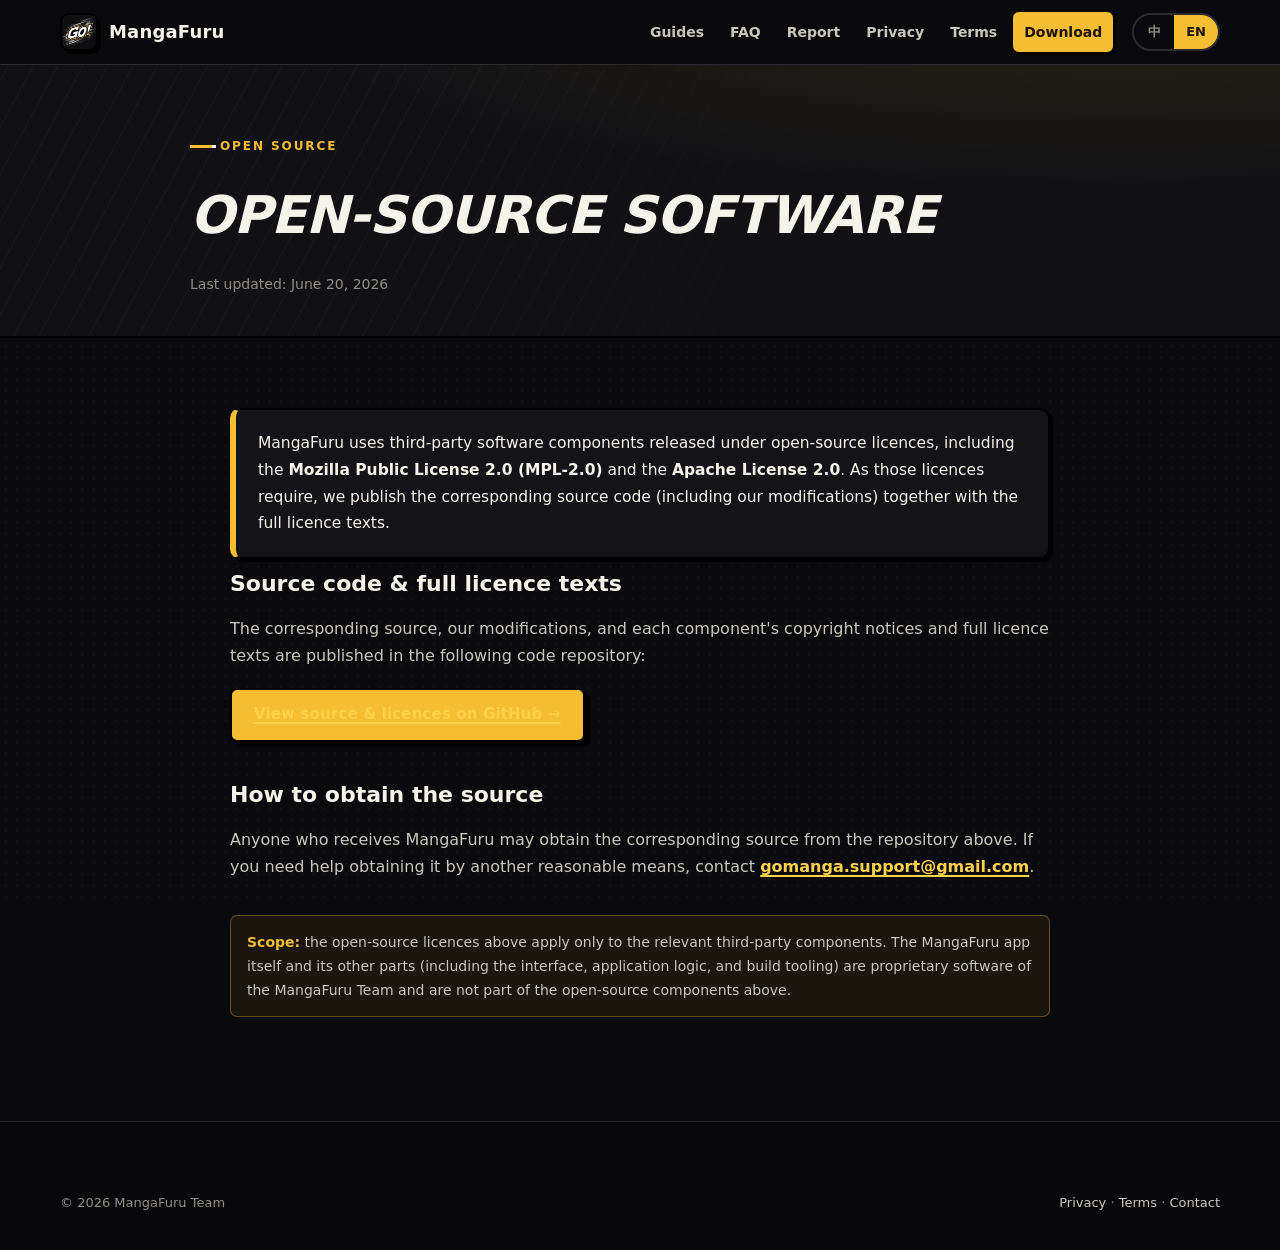
<file: oss.html>
<!doctype html>
<html lang="zh-Hant"
  data-title-zh="開放原始碼 | MangaFuru"
  data-title-en="Open Source | MangaFuru"
  data-desc-zh="MangaFuru 使用的開放原始碼軟體元件，以及對應原始碼與授權全文的取得方式。"
  data-desc-en="The open-source software components MangaFuru uses, and how to obtain the corresponding source and full licence texts.">
<head>
  <meta charset="utf-8">
  <meta name="viewport" content="width=device-width, initial-scale=1">
  <title>開放原始碼 | MangaFuru</title>
  <meta name="description" content="MangaFuru 使用的開放原始碼軟體元件，以及對應原始碼與授權全文的取得方式。">
  <link rel="canonical" href="https://mangafuru.github.io/oss.html">
  <meta property="og:title" content="MangaFuru 開放原始碼">
  <meta property="og:site_name" content="MangaFuru">
  <meta property="og:url" content="https://mangafuru.github.io/oss.html">
  <meta property="og:image" content="https://mangafuru.github.io/assets/social-mangafuru.png">
  <meta name="twitter:card" content="summary">
  <meta name="theme-color" content="#0a0a0c">
  <link rel="icon" href="assets/app-icon.png">
  <link rel="stylesheet" href="assets/styles.css">
</head>
<body class="doc-page">
  <header class="site-header">
    <div class="wrap header-inner">
      <a class="brand" href="/" aria-label="MangaFuru">
        <img src="assets/app-icon.png" alt="" width="38" height="38">
        <span>MangaFuru</span>
      </a>
      <nav class="nav" aria-label="Primary">
        <a href="getting-started.html"><span data-t="zh">指南</span><span data-t="en">Guides</span></a>
        <a href="faq.html">FAQ</a>
        <a href="support.html"><span data-t="zh">回報問題</span><span data-t="en">Report</span></a>
        <a href="privacy.html"><span data-t="zh">隱私</span><span data-t="en">Privacy</span></a>
        <a href="terms.html"><span data-t="zh">條款</span><span data-t="en">Terms</span></a>
        <a class="nav-download" href="https://apps.apple.com/us/app/mangafuru/id6786539287" rel="noopener"><span data-t="zh">下載</span><span data-t="en">Download</span></a>
      </nav>
      <div class="lang-toggle" role="group" aria-label="Language / 語言">
        <button type="button" data-lang-btn="zh" aria-pressed="true">中</button>
        <button type="button" data-lang-btn="en" aria-pressed="false">EN</button>
      </div>
    </div>
  </header>

  <section class="doc-hero">
    <div class="hero-speed" aria-hidden="true"></div>
    <div class="doc-shell">
      <p class="kicker"><span data-t="zh">開放原始碼</span><span data-t="en">Open Source</span></p>
      <h1 class="doc-title"><span data-t="zh">開放原始碼軟體</span><span data-t="en">Open-source software</span></h1>
      <p class="updated"><span data-t="zh">最後更新：2026 年 6 月 20 日</span><span data-t="en">Last updated: June 20, 2026</span></p>
    </div>
  </section>

  <main class="doc-shell doc-body">
    <div class="summary-card">
      <p data-t="zh">MangaFuru 使用了以開放原始碼授權條款釋出的第三方軟體元件，包括 <strong>Mozilla Public License 2.0（MPL-2.0）</strong> 與 <strong>Apache License 2.0</strong>。依這些授權條款的要求，我們公開對應的原始碼（含我們所做的修改）與完整授權全文。</p>
      <p data-t="en">MangaFuru uses third-party software components released under open-source licences, including the <strong>Mozilla Public License 2.0 (MPL-2.0)</strong> and the <strong>Apache License 2.0</strong>. As those licences require, we publish the corresponding source code (including our modifications) together with the full licence texts.</p>
    </div>

    <section>
      <h2><span data-t="zh">原始碼與授權全文</span><span data-t="en">Source code &amp; full licence texts</span></h2>
      <p><span data-t="zh">對應的原始碼、我們的修改，以及每個元件的著作權聲明與授權全文，都公開在以下程式碼儲存庫：</span><span data-t="en">The corresponding source, our modifications, and each component's copyright notices and full licence texts are published in the following code repository:</span></p>
      <p style="margin:18px 0 6px">
        <a class="btn btn--primary" href="https://github.com/MangaFuru/Suwayomi-Server/tree/v1.1.1-gomanga-slim" rel="noopener">
          <span data-t="zh">在 GitHub 上檢視原始碼與授權 →</span><span data-t="en">View source &amp; licences on GitHub →</span>
        </a>
      </p>
    </section>

    <section>
      <h2><span data-t="zh">取得方式</span><span data-t="en">How to obtain the source</span></h2>
      <p><span data-t="zh">任何收到 MangaFuru 的使用者，都可以從上方儲存庫取得對應的原始碼。若你需要協助以其他方式取得，請來信 <a href="mailto:gomanga.support@gmail.com">gomanga.support@gmail.com</a>。</span><span data-t="en">Anyone who receives MangaFuru may obtain the corresponding source from the repository above. If you need help obtaining it by another reasonable means, contact <a href="mailto:gomanga.support@gmail.com">gomanga.support@gmail.com</a>.</span></p>
    </section>

    <div class="doc-note">
      <span data-t="zh"><strong>範圍：</strong>上述開放原始碼授權僅適用於相關的第三方元件。MangaFuru App 本體及其餘部分（包含介面、應用程式邏輯與建置工具）為 MangaFuru Team 之專屬軟體，不在上述開源元件之列。</span>
      <span data-t="en"><strong>Scope:</strong> the open-source licences above apply only to the relevant third-party components. The MangaFuru app itself and its other parts (including the interface, application logic, and build tooling) are proprietary software of the MangaFuru Team and are not part of the open-source components above.</span>
    </div>
  </main>

  <footer class="site-footer">
    <div class="wrap">
      <div class="footer-bottom" style="border-top:0">
        <span>© 2026 MangaFuru Team</span>
        <span>
          <a href="privacy.html"><span data-t="zh">隱私</span><span data-t="en">Privacy</span></a> ·
          <a href="terms.html"><span data-t="zh">條款</span><span data-t="en">Terms</span></a> ·
          <a href="mailto:gomanga.support@gmail.com"><span data-t="zh">聯絡我們</span><span data-t="en">Contact</span></a>
        </span>
      </div>
    </div>
  </footer>

  <script src="assets/lang.js"></script>
</body>
</html>
</file>
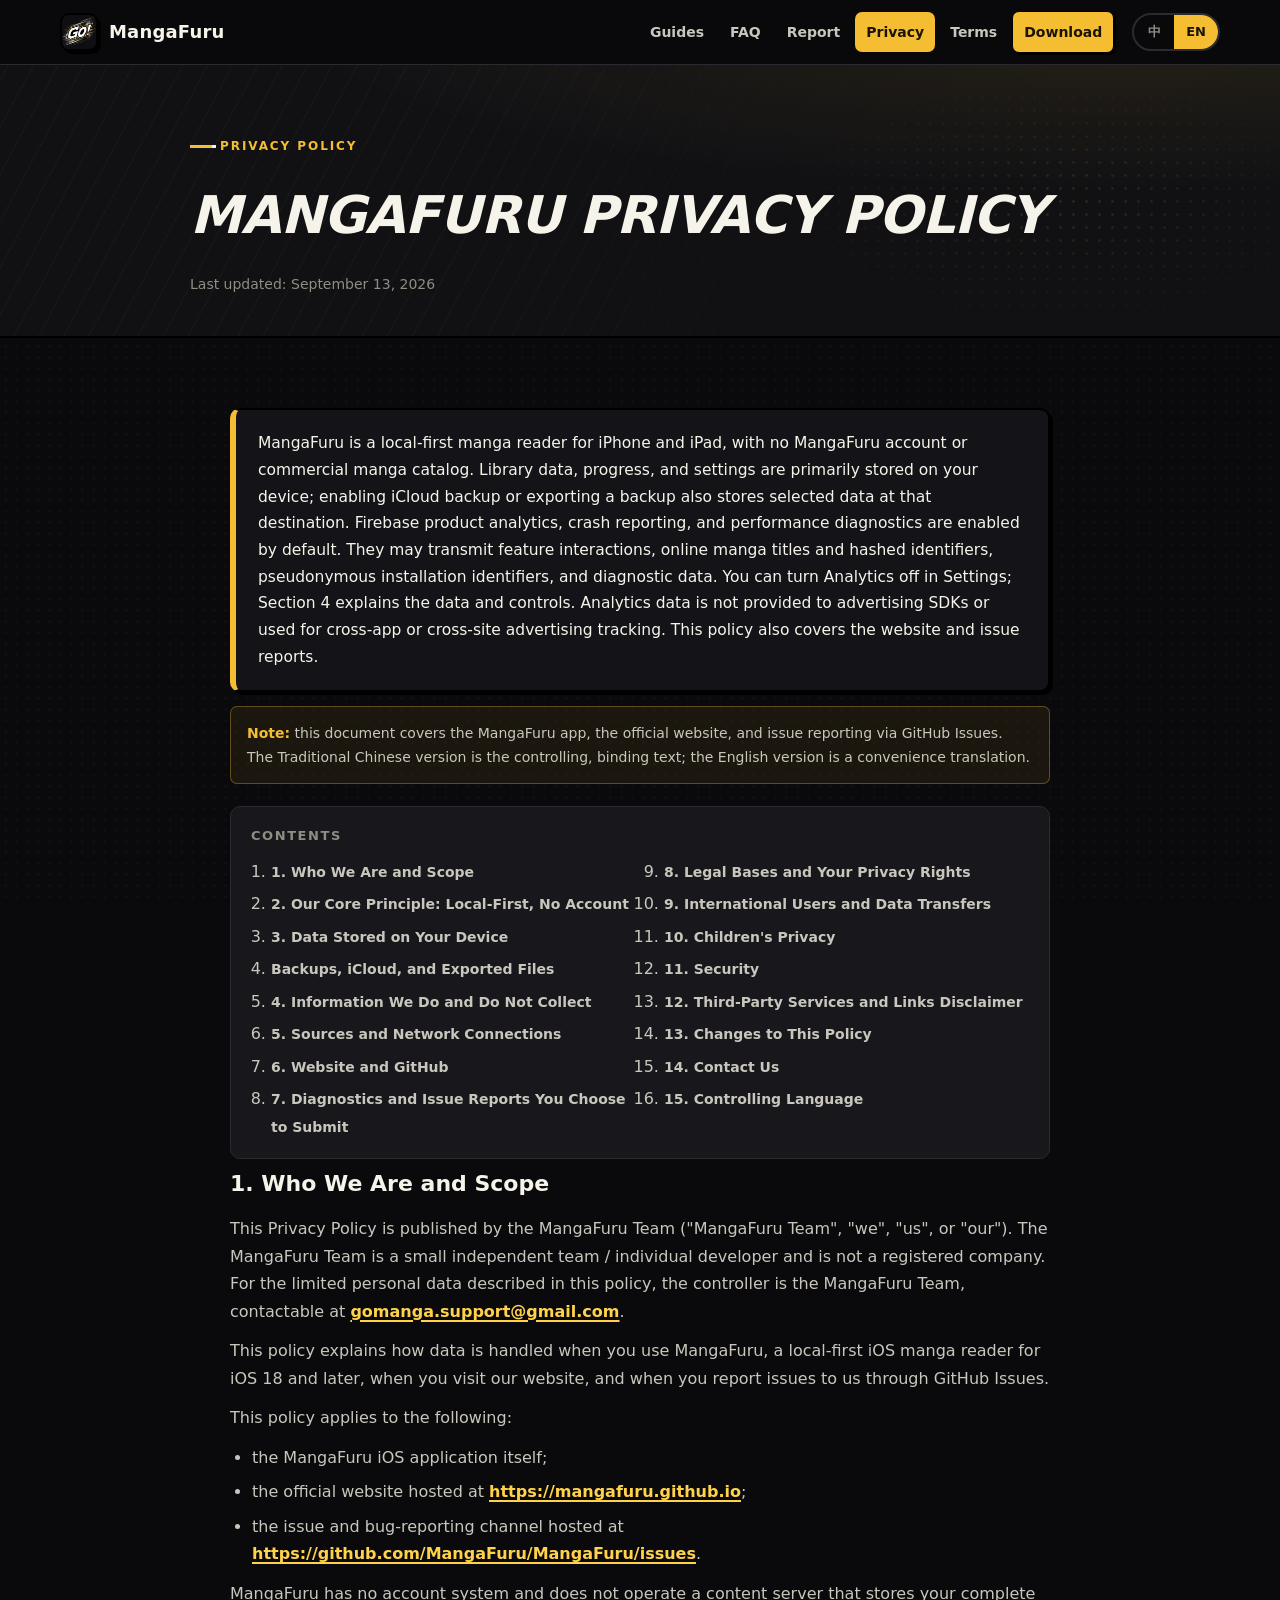
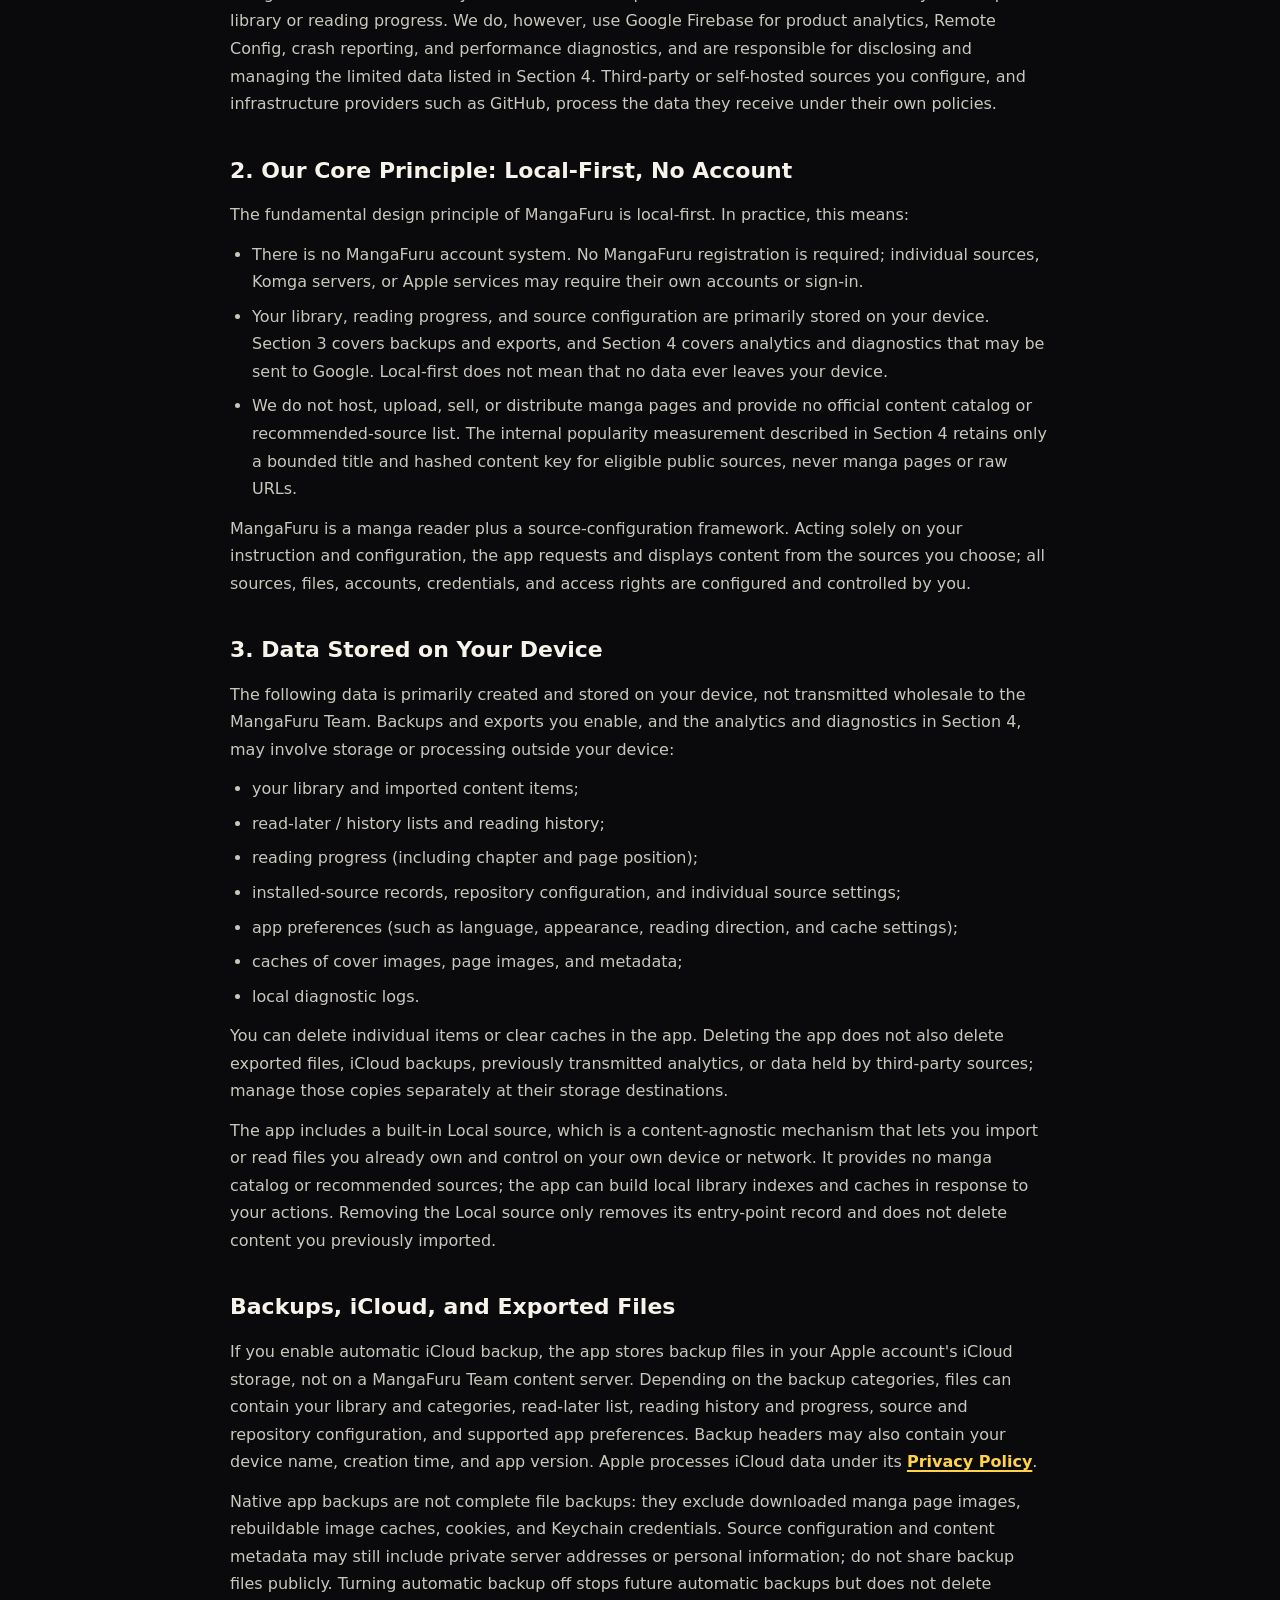
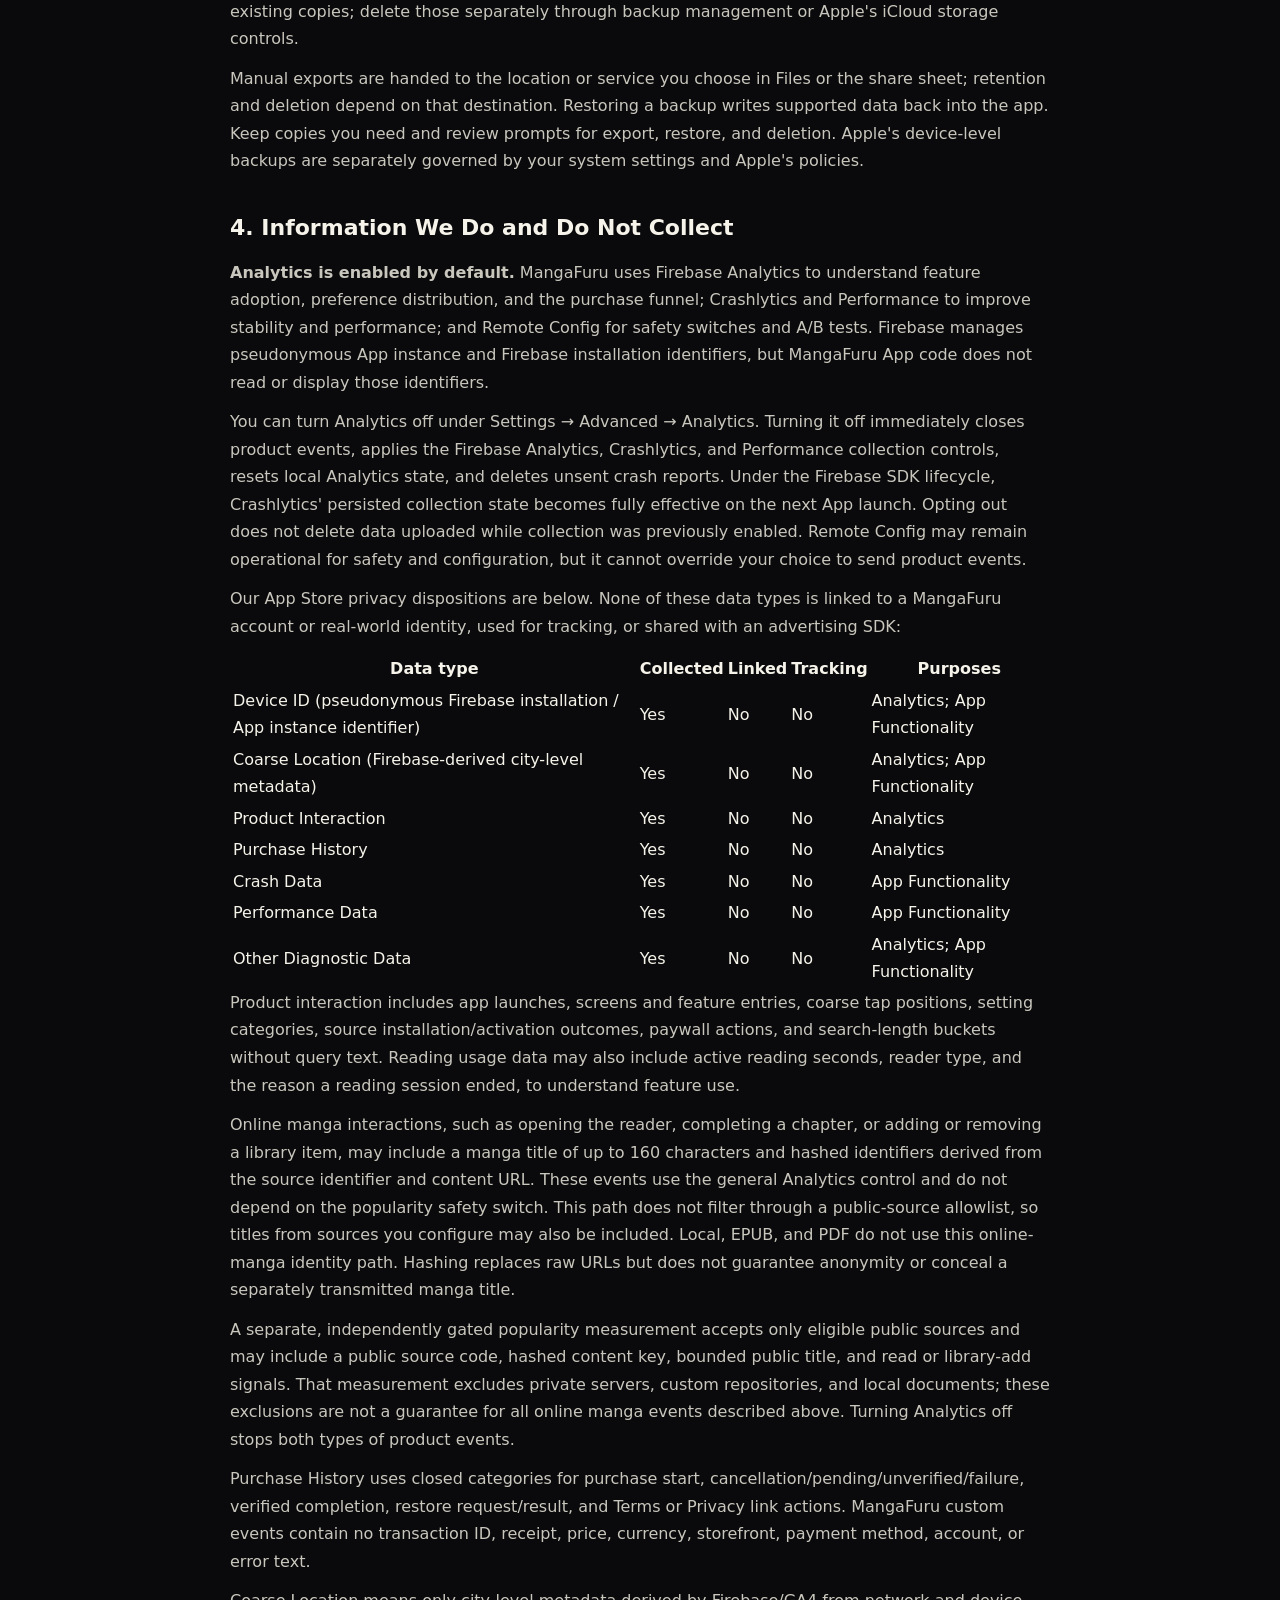
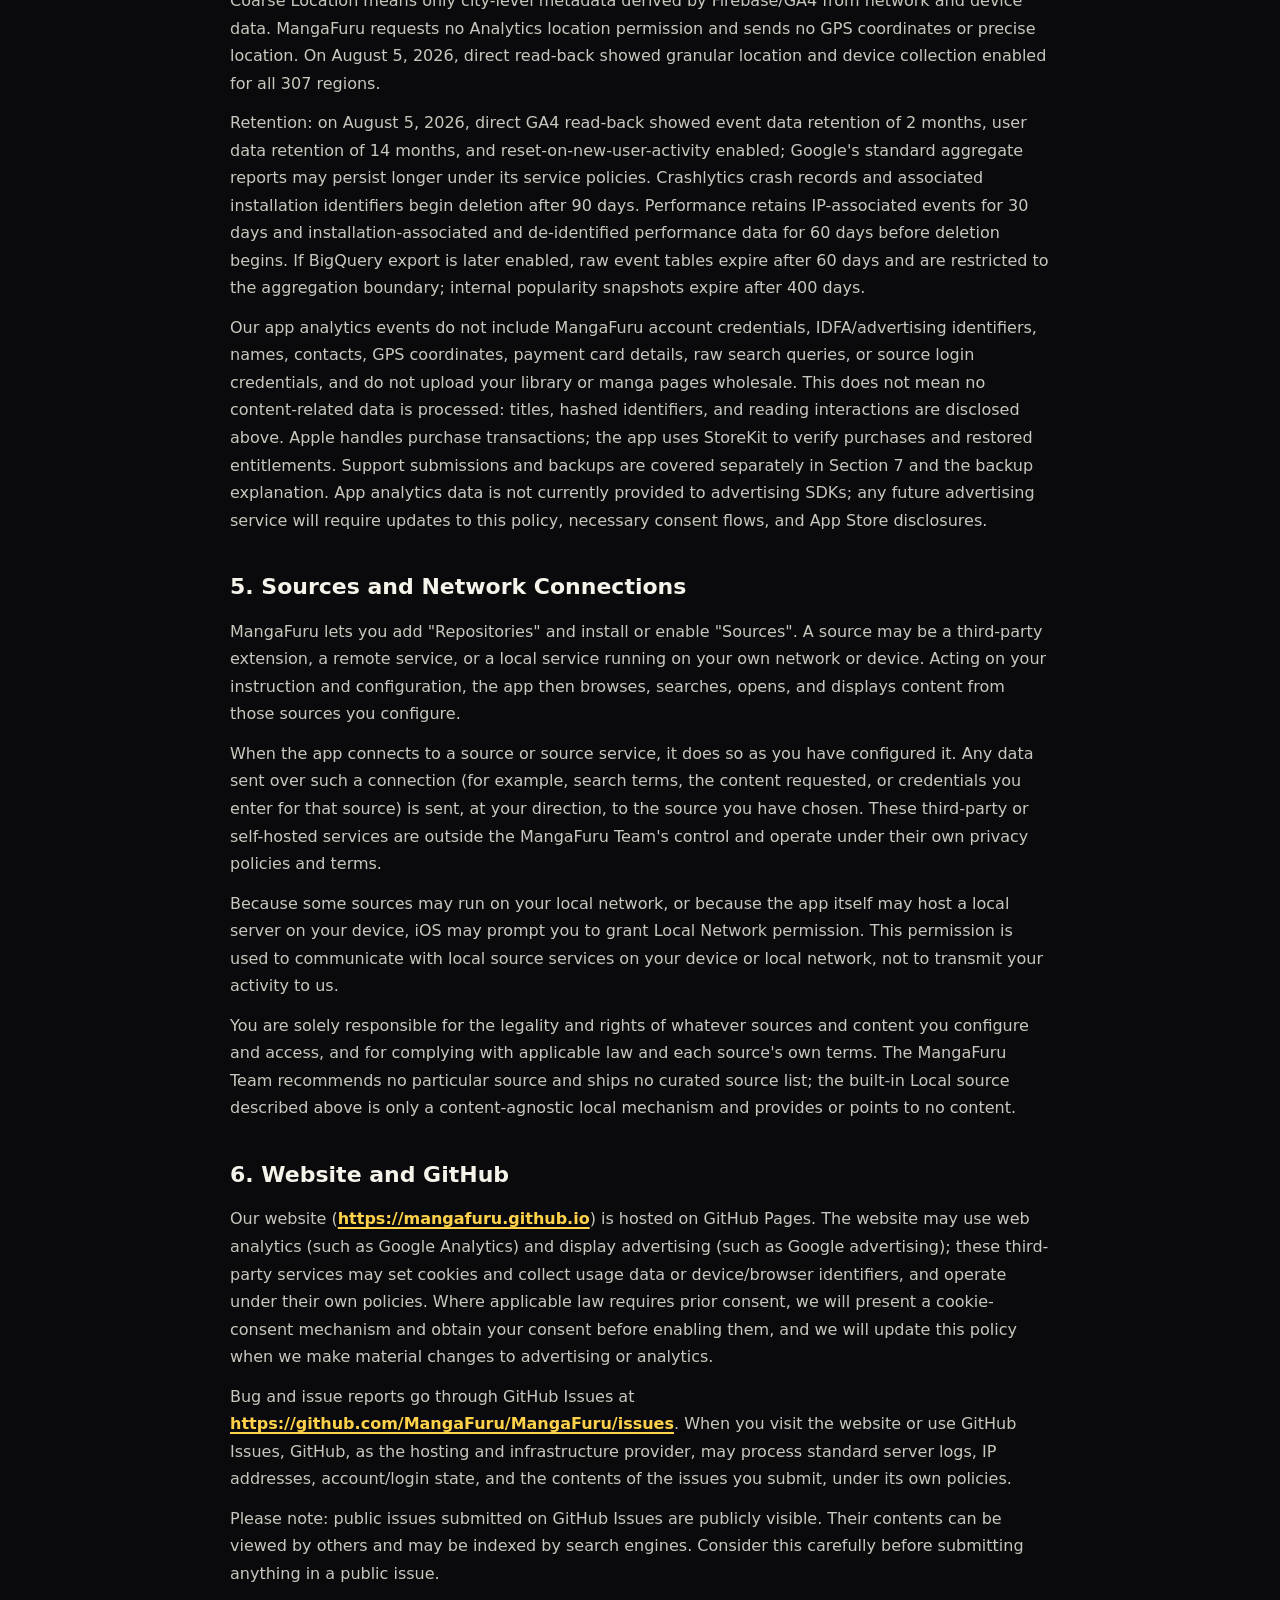
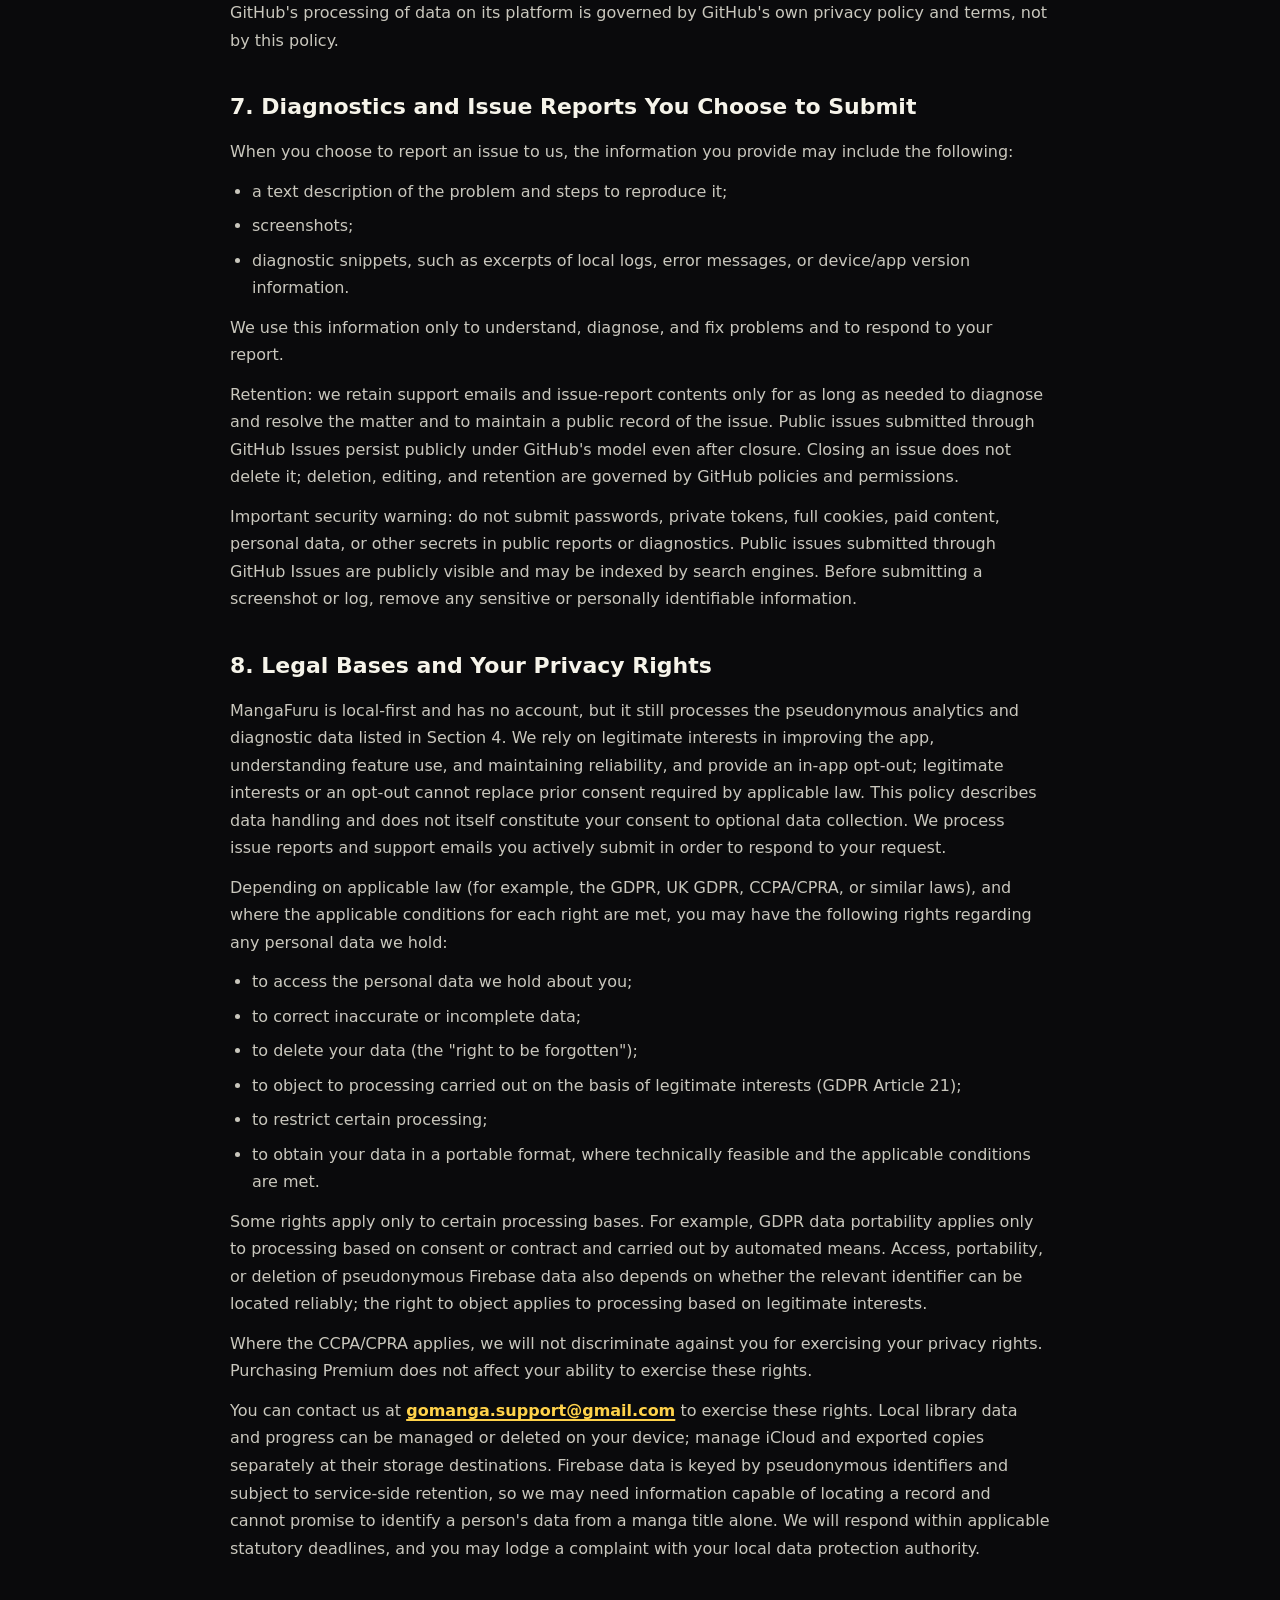
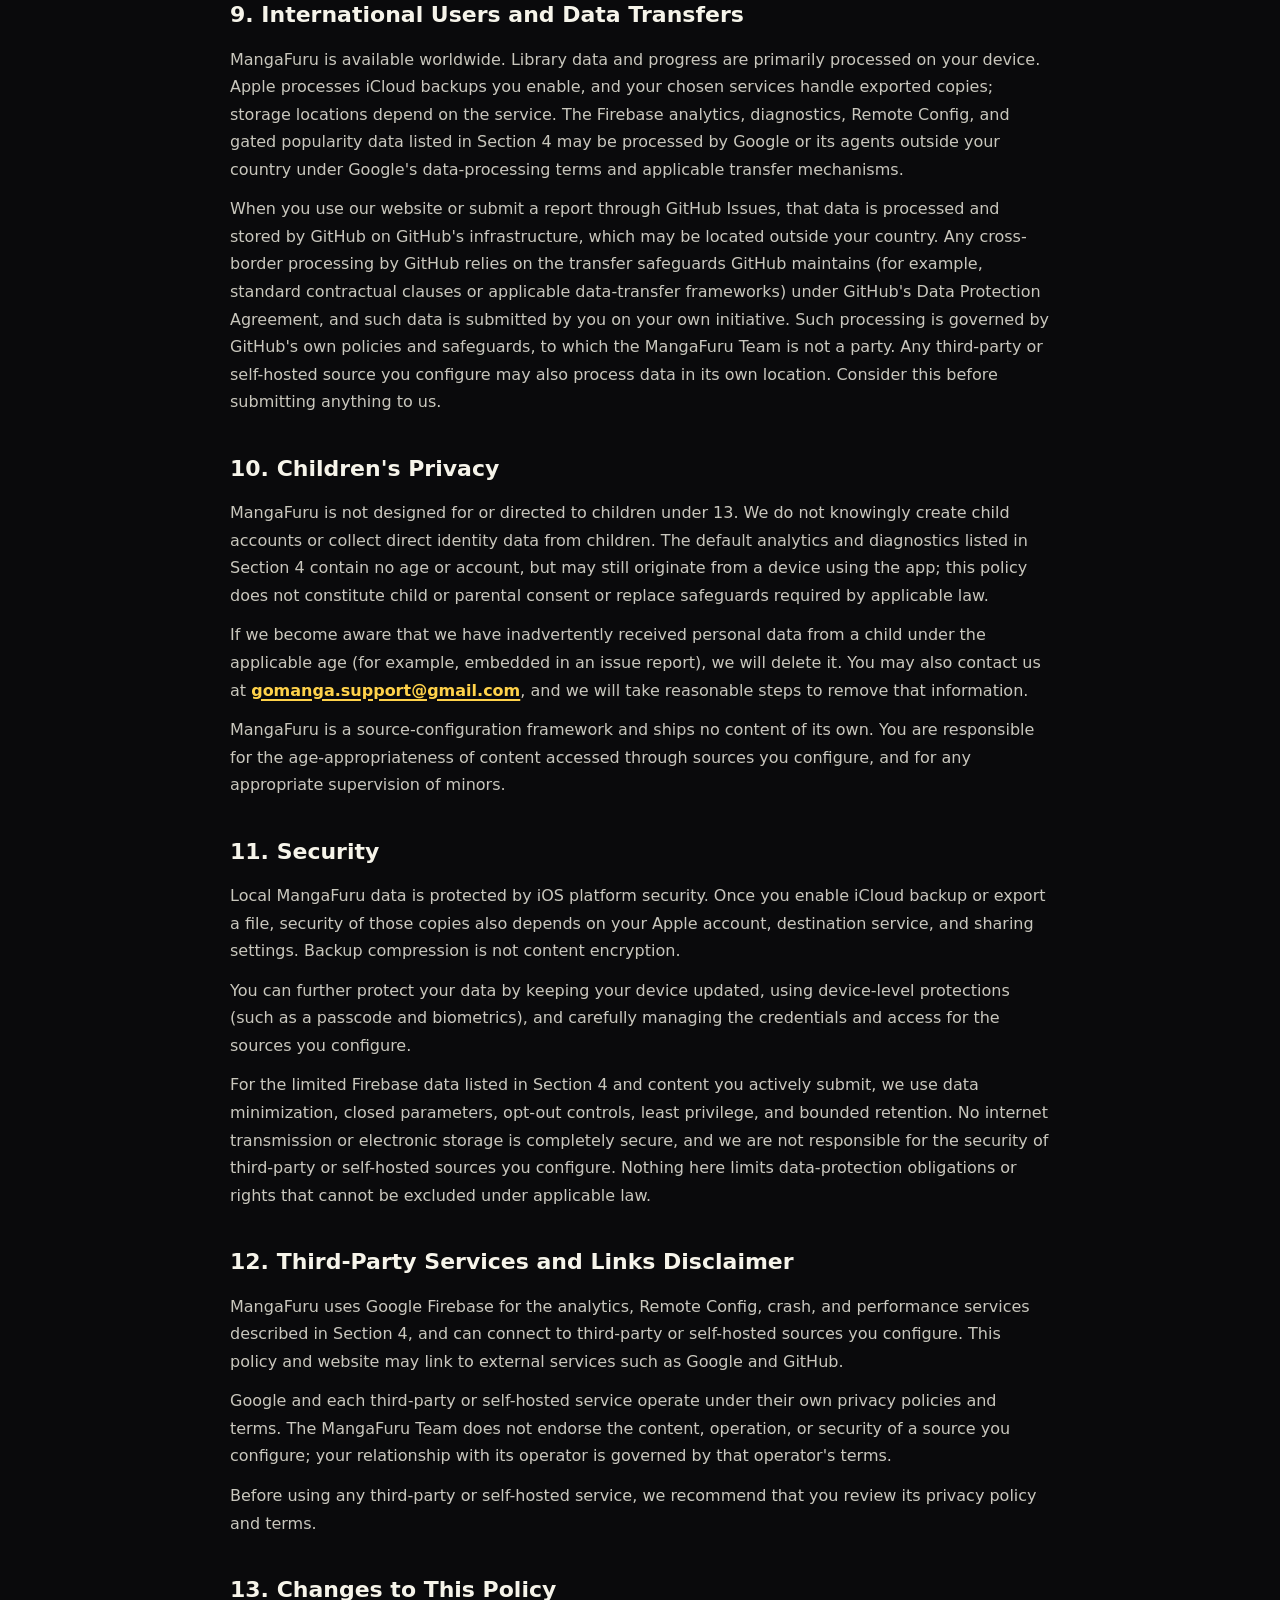
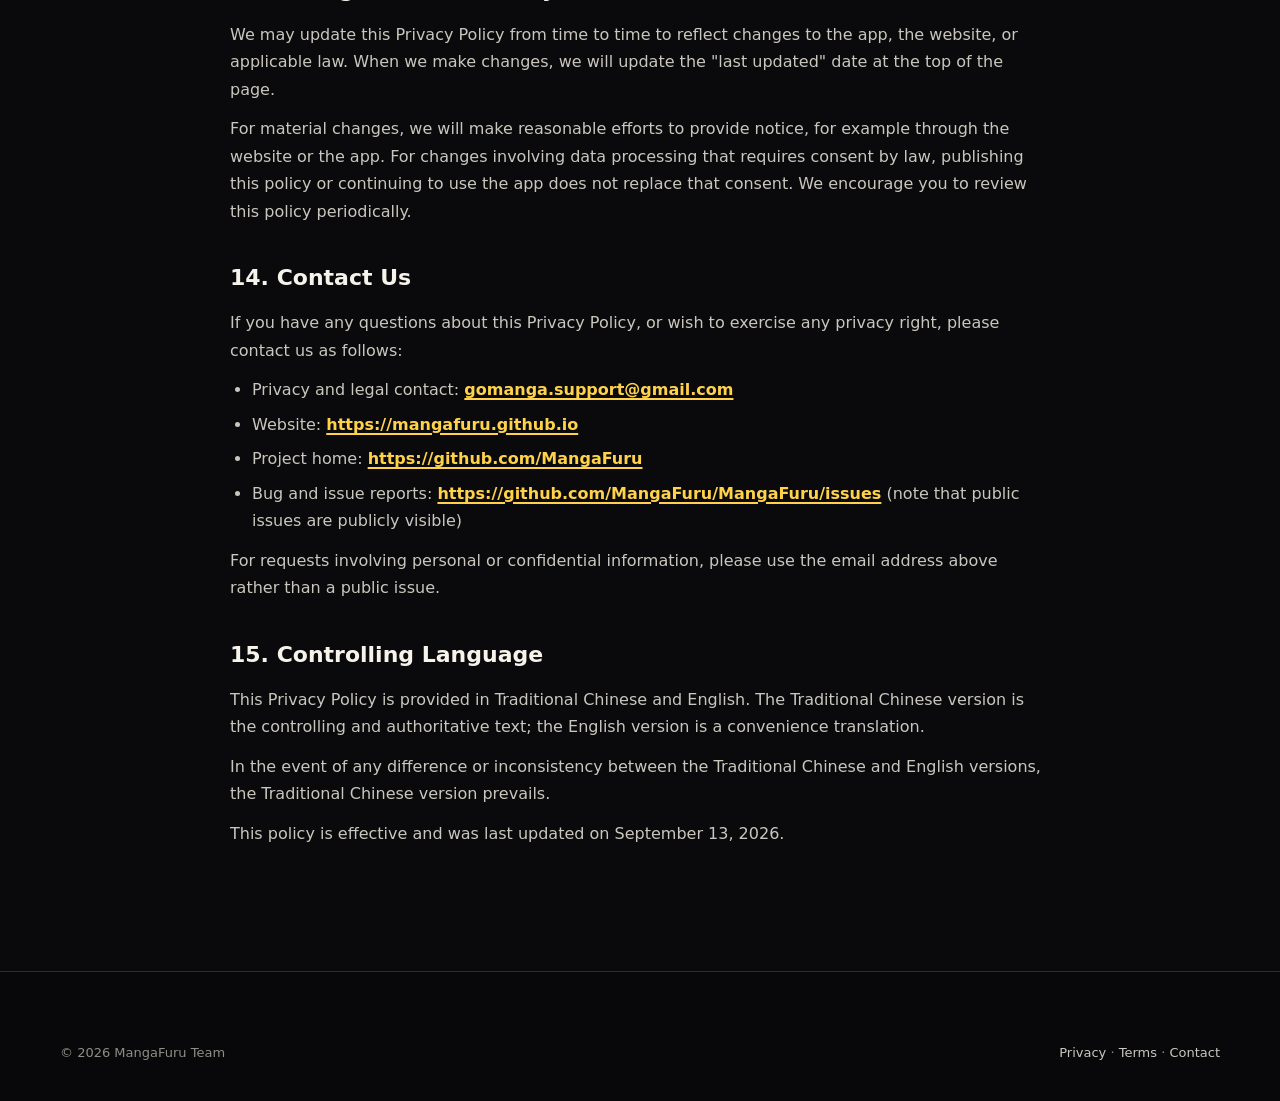
<file: privacy.html>
<!doctype html>
<html lang="zh-Hant"
  data-title-zh="隱私權政策 | MangaFuru"
  data-title-en="Privacy Policy | MangaFuru"
  data-desc-zh="MangaFuru 隱私權政策：本機優先、無帳號。說明裝置端資料、來源連線、廣告與分析、GitHub Pages 與問題回報的資料處理方式。"
  data-desc-en="MangaFuru Privacy Policy: local-first, no account. How device data, source connections, advertising and analytics, GitHub Pages, and issue reports are handled.">
<head>
  <meta charset="utf-8">
  <meta name="viewport" content="width=device-width, initial-scale=1">
  <meta name="mangafuru-privacy-contract" content="v1">
  <title>隱私權政策 | MangaFuru</title>
  <meta name="description" content="MangaFuru 隱私權政策：本機優先、無帳號。說明裝置端資料、來源連線、廣告與分析、GitHub Pages 與問題回報的資料處理方式。">
  <link rel="canonical" href="https://mangafuru.github.io/privacy.html">
  <meta property="og:title" content="MangaFuru 隱私權政策">
  <meta property="og:site_name" content="MangaFuru">
  <meta property="og:url" content="https://mangafuru.github.io/privacy.html">
  <meta property="og:image" content="https://mangafuru.github.io/assets/social-mangafuru.png">
  <meta name="twitter:card" content="summary">
  <meta name="theme-color" content="#0a0a0c">
  <link rel="icon" href="assets/app-icon.png">
  <link rel="stylesheet" href="assets/styles.css">
</head>
<body class="doc-page">
  <header class="site-header">
    <div class="wrap header-inner">
      <a class="brand" href="/" aria-label="MangaFuru">
        <img src="assets/app-icon.png" alt="" width="38" height="38">
        <span>MangaFuru</span>
      </a>
      <nav class="nav" aria-label="Primary">
        <a href="getting-started.html"><span data-t="zh">指南</span><span data-t="en">Guides</span></a>
        <a href="faq.html">FAQ</a>
        <a href="support.html"><span data-t="zh">回報問題</span><span data-t="en">Report</span></a>
        <a aria-current="page" href="privacy.html"><span data-t="zh">隱私</span><span data-t="en">Privacy</span></a>
        <a href="terms.html"><span data-t="zh">條款</span><span data-t="en">Terms</span></a>
        <a class="nav-download" href="https://apps.apple.com/us/app/mangafuru/id6786539287" rel="noopener"><span data-t="zh">下載</span><span data-t="en">Download</span></a>
      </nav>
      <div class="lang-toggle" role="group" aria-label="Language / 語言">
        <button type="button" data-lang-btn="zh" aria-pressed="true">中</button>
        <button type="button" data-lang-btn="en" aria-pressed="false">EN</button>
      </div>
    </div>
  </header>

  <section class="doc-hero">
    <div class="hero-speed" aria-hidden="true"></div>
    <div class="hero-halftone" aria-hidden="true"></div>
    <div class="doc-shell">
      <p class="kicker"><span data-t="zh">隱私權政策</span><span data-t="en">Privacy Policy</span></p>
      <h1 class="doc-title"><span data-t="zh">MangaFuru 隱私權政策</span><span data-t="en">MangaFuru Privacy Policy</span></h1>
      <p class="updated"><span data-t="zh">最後更新：2026 年 9 月 13 日</span><span data-t="en">Last updated: September 13, 2026</span></p>
    </div>
  </section>

  <main class="doc-shell doc-body">
    <div class="summary-card">
      <p data-t="zh">MangaFuru 是一款適用於 iPhone 與 iPad 的本機優先漫畫閱讀器，不提供 MangaFuru 帳號或商業漫畫目錄。書庫、進度與設定主要儲存在裝置上；若您啟用 iCloud 備份或匯出備份，所選資料也會儲存至相應位置。App 預設開啟 Firebase 產品分析、當機與效能診斷，可能傳送功能互動、線上漫畫名稱與雜湊識別碼，以及假名化安裝識別碼與診斷資料。您可在設定中關閉分析；具體資料範圍與控制方式見第 4 節。分析資料不提供給廣告 SDK，亦不用於跨 App 或網站的廣告追蹤。本政策也涵蓋網站與問題回報。</p>
      <p data-t="en">MangaFuru is a local-first manga reader for iPhone and iPad, with no MangaFuru account or commercial manga catalog. Library data, progress, and settings are primarily stored on your device; enabling iCloud backup or exporting a backup also stores selected data at that destination. Firebase product analytics, crash reporting, and performance diagnostics are enabled by default. They may transmit feature interactions, online manga titles and hashed identifiers, pseudonymous installation identifiers, and diagnostic data. You can turn Analytics off in Settings; Section 4 explains the data and controls. Analytics data is not provided to advertising SDKs or used for cross-app or cross-site advertising tracking. This policy also covers the website and issue reports.</p>
    </div>

    <div class="doc-note">
      <span data-t="zh"><strong>說明：</strong>本文件同時涵蓋 MangaFuru App、官方網站與透過 GitHub Issues 進行的問題回報。繁體中文版為準據且具拘束力之版本，英文版僅供參考翻譯。</span>
      <span data-t="en"><strong>Note:</strong> this document covers the MangaFuru app, the official website, and issue reporting via GitHub Issues. The Traditional Chinese version is the controlling, binding text; the English version is a convenience translation.</span>
    </div>

    <nav class="toc" aria-label="Privacy contents">
      <h2><span data-t="zh">目錄</span><span data-t="en">Contents</span></h2>
      <ol>
          <li><a href="#sec-1"><span data-t="zh">1. 我們是誰與適用範圍</span><span data-t="en">1. Who We Are and Scope</span></a></li>
          <li><a href="#sec-2"><span data-t="zh">2. 我們的核心原則：本機優先、無帳號</span><span data-t="en">2. Our Core Principle: Local-First, No Account</span></a></li>
          <li><a href="#sec-3"><span data-t="zh">3. 儲存在您裝置上的資料</span><span data-t="en">3. Data Stored on Your Device</span></a></li>
          <li><a href="#backups"><span data-t="zh">備份、iCloud 與匯出檔案</span><span data-t="en">Backups, iCloud, and Exported Files</span></a></li>
          <li><a href="#sec-4"><span data-t="zh">4. 我們收集與不收集的資訊</span><span data-t="en">4. Information We Do and Do Not Collect</span></a></li>
          <li><a href="#sec-5"><span data-t="zh">5. 來源與網路連線</span><span data-t="en">5. Sources and Network Connections</span></a></li>
          <li><a href="#sec-6"><span data-t="zh">6. 網站與 GitHub</span><span data-t="en">6. Website and GitHub</span></a></li>
          <li><a href="#sec-7"><span data-t="zh">7. 您選擇提交的診斷與問題回報</span><span data-t="en">7. Diagnostics and Issue Reports You Choose to Submit</span></a></li>
          <li><a href="#sec-8"><span data-t="zh">8. 法律依據與您的隱私權利</span><span data-t="en">8. Legal Bases and Your Privacy Rights</span></a></li>
          <li><a href="#sec-9"><span data-t="zh">9. 國際使用者與資料傳輸</span><span data-t="en">9. International Users and Data Transfers</span></a></li>
          <li><a href="#sec-10"><span data-t="zh">10. 兒童隱私</span><span data-t="en">10. Children's Privacy</span></a></li>
          <li><a href="#sec-11"><span data-t="zh">11. 安全</span><span data-t="en">11. Security</span></a></li>
          <li><a href="#sec-12"><span data-t="zh">12. 第三方服務與連結免責聲明</span><span data-t="en">12. Third-Party Services and Links Disclaimer</span></a></li>
          <li><a href="#sec-13"><span data-t="zh">13. 本政策之變更</span><span data-t="en">13. Changes to This Policy</span></a></li>
          <li><a href="#sec-14"><span data-t="zh">14. 聯絡我們</span><span data-t="en">14. Contact Us</span></a></li>
          <li><a href="#sec-15"><span data-t="zh">15. 準據語言條款</span><span data-t="en">15. Controlling Language</span></a></li>
      </ol>
    </nav>

      <section id="sec-1">
        <h2><span data-t="zh">1. 我們是誰與適用範圍</span><span data-t="en">1. Who We Are and Scope</span></h2>
        <div data-t="zh">
      <p>本隱私權政策由 MangaFuru 團隊（以下稱「MangaFuru 團隊」、「我們」）發布。MangaFuru 團隊為一個獨立的小型團隊／個人開發者，並非註冊公司。就本政策所述及之有限個人資料，其控制者為 MangaFuru 團隊，聯絡方式為 <a href="mailto:gomanga.support@gmail.com">gomanga.support@gmail.com</a>。</p>
      <p>本政策說明在您使用 MangaFuru（一款適用於 iOS 18 以上版本、以本機優先設計的 iOS 漫畫閱讀器）、瀏覽我們的網站，或透過 GitHub Issues 向我們回報問題時，相關資料如何被處理。</p>
      <p>本政策適用於下列各項：</p>
      <ul>
        <li>MangaFuru iOS 應用程式本身；</li>
        <li>託管於 <a href="https://mangafuru.github.io" rel="noopener">https://mangafuru.github.io</a> 的官方網站；</li>
        <li>託管於 <a href="https://github.com/MangaFuru/MangaFuru/issues" rel="noopener">https://github.com/MangaFuru/MangaFuru/issues</a> 的問題與錯誤回報管道。</li>
      </ul>
      <p>MangaFuru 沒有帳號系統，也不營運內容伺服器來保存您的完整書庫或閱讀進度。不過，我們使用 Google Firebase 提供產品分析、Remote Config、當機回報與效能診斷，因此對本政策第 4 節列出的有限資料負有揭露與管理責任。您自行設定的第三方或自架來源，以及 GitHub 等基礎設施供應商，則依其自身政策處理各自收到的資料。</p>
        </div>
        <div data-t="en">
      <p>This Privacy Policy is published by the MangaFuru Team ("MangaFuru Team", "we", "us", or "our"). The MangaFuru Team is a small independent team / individual developer and is not a registered company. For the limited personal data described in this policy, the controller is the MangaFuru Team, contactable at <a href="mailto:gomanga.support@gmail.com">gomanga.support@gmail.com</a>.</p>
      <p>This policy explains how data is handled when you use MangaFuru, a local-first iOS manga reader for iOS 18 and later, when you visit our website, and when you report issues to us through GitHub Issues.</p>
      <p>This policy applies to the following:</p>
      <ul>
        <li>the MangaFuru iOS application itself;</li>
        <li>the official website hosted at <a href="https://mangafuru.github.io" rel="noopener">https://mangafuru.github.io</a>;</li>
        <li>the issue and bug-reporting channel hosted at <a href="https://github.com/MangaFuru/MangaFuru/issues" rel="noopener">https://github.com/MangaFuru/MangaFuru/issues</a>.</li>
      </ul>
      <p>MangaFuru has no account system and does not operate a content server that stores your complete library or reading progress. We do, however, use Google Firebase for product analytics, Remote Config, crash reporting, and performance diagnostics, and are responsible for disclosing and managing the limited data listed in Section 4. Third-party or self-hosted sources you configure, and infrastructure providers such as GitHub, process the data they receive under their own policies.</p>
        </div>
      </section>

      <section id="sec-2">
        <h2><span data-t="zh">2. 我們的核心原則：本機優先、無帳號</span><span data-t="en">2. Our Core Principle: Local-First, No Account</span></h2>
        <div data-t="zh">
      <p>MangaFuru 的根本設計原則是本機優先。實務上，這代表：</p>
      <ul>
        <li>沒有 MangaFuru 帳號系統。使用 App 不需註冊 MangaFuru 帳號；個別來源、Komga 伺服器或 Apple 服務可能需要各自的帳號或登入。</li>
        <li>您的書庫、閱讀進度與來源設定主要儲存在裝置上。第 3 節說明備份與匯出，第 4 節說明可能傳送至 Google 的分析與診斷資料；「本機優先」不代表所有資料都不會離開裝置。</li>
        <li>我們不託管、上傳、銷售或散布漫畫頁面，也不提供官方內容目錄或推薦來源清單。第 4 節另述的內部熱門度統計僅保留符合資格公開來源的受限名稱與雜湊內容鍵，不保存漫畫頁面或原始網址。</li>
      </ul>
      <p>MangaFuru 是一款漫畫閱讀器，外加一個來源設定框架。應用程式僅在您的指示與設定下運作，向您所選擇的來源請求並顯示內容；所有的來源、檔案、帳戶、憑證與存取權限，都是由您自行設定與控制。</p>
        </div>
        <div data-t="en">
      <p>The fundamental design principle of MangaFuru is local-first. In practice, this means:</p>
      <ul>
        <li>There is no MangaFuru account system. No MangaFuru registration is required; individual sources, Komga servers, or Apple services may require their own accounts or sign-in.</li>
        <li>Your library, reading progress, and source configuration are primarily stored on your device. Section 3 covers backups and exports, and Section 4 covers analytics and diagnostics that may be sent to Google. Local-first does not mean that no data ever leaves your device.</li>
        <li>We do not host, upload, sell, or distribute manga pages and provide no official content catalog or recommended-source list. The internal popularity measurement described in Section 4 retains only a bounded title and hashed content key for eligible public sources, never manga pages or raw URLs.</li>
      </ul>
      <p>MangaFuru is a manga reader plus a source-configuration framework. Acting solely on your instruction and configuration, the app requests and displays content from the sources you choose; all sources, files, accounts, credentials, and access rights are configured and controlled by you.</p>
        </div>
      </section>

      <section id="sec-3">
        <h2><span data-t="zh">3. 儲存在您裝置上的資料</span><span data-t="en">3. Data Stored on Your Device</span></h2>
        <div data-t="zh">
      <p>下列資料主要在您的裝置上建立並儲存，不會整批傳送給 MangaFuru 團隊。您啟用的備份、匯出，以及第 4 節的分析與診斷可能涉及裝置以外的儲存或處理：</p>
      <ul>
        <li>您的書庫，以及匯入的內容項目；</li>
        <li>稍後再看／歷史清單與閱讀紀錄；</li>
        <li>閱讀進度（包含章節與頁面位置）；</li>
        <li>已安裝的來源紀錄、儲存庫設定與個別來源設定；</li>
        <li>應用程式偏好設定（例如語言、外觀、閱讀方向、快取設定）；</li>
        <li>封面、頁面影像與中繼資料的快取；</li>
        <li>本機診斷紀錄（log）。</li>
      </ul>
      <p>您可在 App 內刪除個別項目或清除快取。刪除 App 不會一併刪除已匯出的檔案、iCloud 備份、已送出的分析資料或第三方來源所持有的資料；這些資料需依其儲存位置分別管理。</p>
      <p>本應用程式內建一個 Local（本機）來源，作為一個內容中立的機制，供您匯入或閱讀您在自己裝置或網路上已經擁有並控制的檔案。此機制不提供漫畫目錄或推薦來源；App 可依您的操作建立本機書庫索引與快取。移除這個 Local 來源只會移除其進入點紀錄，而不會刪除您先前匯入的內容。</p>
        </div>
        <div data-t="en">
      <p>The following data is primarily created and stored on your device, not transmitted wholesale to the MangaFuru Team. Backups and exports you enable, and the analytics and diagnostics in Section 4, may involve storage or processing outside your device:</p>
      <ul>
        <li>your library and imported content items;</li>
        <li>read-later / history lists and reading history;</li>
        <li>reading progress (including chapter and page position);</li>
        <li>installed-source records, repository configuration, and individual source settings;</li>
        <li>app preferences (such as language, appearance, reading direction, and cache settings);</li>
        <li>caches of cover images, page images, and metadata;</li>
        <li>local diagnostic logs.</li>
      </ul>
      <p>You can delete individual items or clear caches in the app. Deleting the app does not also delete exported files, iCloud backups, previously transmitted analytics, or data held by third-party sources; manage those copies separately at their storage destinations.</p>
      <p>The app includes a built-in Local source, which is a content-agnostic mechanism that lets you import or read files you already own and control on your own device or network. It provides no manga catalog or recommended sources; the app can build local library indexes and caches in response to your actions. Removing the Local source only removes its entry-point record and does not delete content you previously imported.</p>
        </div>
      </section>

      <section id="backups">
        <h2><span data-t="zh">備份、iCloud 與匯出檔案</span><span data-t="en">Backups, iCloud, and Exported Files</span></h2>
        <div data-t="zh">
          <p>若您啟用 iCloud 自動備份，App 會將備份檔儲存至您 Apple 帳號的 iCloud 空間，而非 MangaFuru 團隊的內容伺服器。依備份類別，檔案可包含書庫與分類、待讀清單、閱讀紀錄與進度、來源及儲存庫設定，以及可備份的 App 偏好設定；備份標頭亦可能包含裝置名稱、建立時間與 App 版本。Apple 依其 <a href="https://www.apple.com/legal/privacy/">隱私權政策</a> 處理 iCloud 資料。</p>
          <p>App 原生備份不等同完整檔案備份：不包含下載的漫畫頁面影像或可重建的圖片快取，也不會備份 Cookie 或 Keychain 憑證。來源設定與內容中繼資料仍可能含有私人伺服器位址或個人資訊，請勿公開分享備份檔。關閉自動備份會停止後續自動備份，但不會刪除既有副本；請透過備份管理或 Apple 的 iCloud 儲存空間控制另行刪除。</p>
          <p>手動匯出時，檔案會交給您在「檔案」或分享介面選擇的位置或服務；其留存與刪除取決於該位置。還原備份會將其中支援的資料寫回 App。請保管所需副本，並留意匯出、還原與刪除操作的提示。Apple 裝置層級的備份另依您的系統設定與 Apple 政策處理。</p>
        </div>
        <div data-t="en">
          <p>If you enable automatic iCloud backup, the app stores backup files in your Apple account's iCloud storage, not on a MangaFuru Team content server. Depending on the backup categories, files can contain your library and categories, read-later list, reading history and progress, source and repository configuration, and supported app preferences. Backup headers may also contain your device name, creation time, and app version. Apple processes iCloud data under its <a href="https://www.apple.com/legal/privacy/">Privacy Policy</a>.</p>
          <p>Native app backups are not complete file backups: they exclude downloaded manga page images, rebuildable image caches, cookies, and Keychain credentials. Source configuration and content metadata may still include private server addresses or personal information; do not share backup files publicly. Turning automatic backup off stops future automatic backups but does not delete existing copies; delete those separately through backup management or Apple's iCloud storage controls.</p>
          <p>Manual exports are handed to the location or service you choose in Files or the share sheet; retention and deletion depend on that destination. Restoring a backup writes supported data back into the app. Keep copies you need and review prompts for export, restore, and deletion. Apple's device-level backups are separately governed by your system settings and Apple's policies.</p>
        </div>
      </section>

      <section id="sec-4">
        <h2><span data-t="zh">4. 我們收集與不收集的資訊</span><span data-t="en">4. Information We Do and Do Not Collect</span></h2>
        <div data-t="zh">
      <p><strong>分析功能預設為開啟。</strong>MangaFuru 使用 Firebase Analytics 了解功能是否有人使用、偏好分布與購買漏斗；使用 Crashlytics 與 Performance 改善穩定性與效能；並使用 Remote Config 進行安全開關與 A/B 測試。Firebase 會管理假名化的 App instance ID／Firebase installation ID，但 MangaFuru App 程式碼不讀取或顯示這些識別碼。</p>
      <p>您可以在「設定 → 進階 → Analytics」關閉分析。關閉後，應用程式會立即關閉產品事件、套用 Firebase Analytics、Crashlytics 與 Performance 的收集控制、重設本機 Analytics 狀態並刪除尚未送出的當機報告；依 Firebase SDK 的運作方式，Crashlytics 的持久化收集狀態會在下一次啟動時完全生效。關閉不表示刪除先前已上傳的資料。Remote Config 仍可為安全與設定目的運作，但不能繞過您的選擇傳送產品事件。</p>
      <p>我們的 App Store 隱私揭露如下。所有資料均不連結至 MangaFuru 帳號或真實身分、不用於追蹤，且不分享給廣告 SDK：</p>
      <table>
        <thead><tr><th>資料類型</th><th>收集</th><th>連結身分</th><th>追蹤</th><th>目的</th></tr></thead>
        <tbody>
          <tr data-privacy-type="device_id" data-collected="yes" data-linked="no" data-tracking="no" data-purposes="Analytics;AppFunctionality"><td>裝置 ID（Firebase 假名化安裝／App instance 識別碼）</td><td>是</td><td>否</td><td>否</td><td>分析；App 功能</td></tr>
          <tr data-privacy-type="coarse_location" data-collected="yes" data-linked="no" data-tracking="no" data-purposes="Analytics;AppFunctionality"><td>概略位置（Firebase 衍生的城市層級資料）</td><td>是</td><td>否</td><td>否</td><td>分析；App 功能</td></tr>
          <tr data-privacy-type="product_interaction" data-collected="yes" data-linked="no" data-tracking="no" data-purposes="Analytics"><td>產品互動</td><td>是</td><td>否</td><td>否</td><td>分析</td></tr>
          <tr data-privacy-type="purchase_history" data-collected="yes" data-linked="no" data-tracking="no" data-purposes="Analytics"><td>購買紀錄</td><td>是</td><td>否</td><td>否</td><td>分析</td></tr>
          <tr data-privacy-type="crash_data" data-collected="yes" data-linked="no" data-tracking="no" data-purposes="AppFunctionality"><td>當機資料</td><td>是</td><td>否</td><td>否</td><td>App 功能</td></tr>
          <tr data-privacy-type="performance_data" data-collected="yes" data-linked="no" data-tracking="no" data-purposes="AppFunctionality"><td>效能資料</td><td>是</td><td>否</td><td>否</td><td>App 功能</td></tr>
          <tr data-privacy-type="other_diagnostic_data" data-collected="yes" data-linked="no" data-tracking="no" data-purposes="Analytics;AppFunctionality"><td>其他診斷資料</td><td>是</td><td>否</td><td>否</td><td>分析；App 功能</td></tr>
        </tbody>
      </table>
      <p>產品互動包含 App 開啟、畫面與功能入口、粗略點擊位置、設定分類、來源安裝／啟用結果、購買頁動作，以及不含原文的搜尋長度區間。閱讀使用資料亦可能包含有效閱讀秒數、閱讀器類型與結束原因，用於理解功能使用情形。</p>
      <p>線上漫畫互動事件（例如開啟閱讀器、完成章節、加入或移出書庫）可能包含最長 160 字元的漫畫名稱，以及由來源識別碼和內容網址產生的雜湊識別碼。這些事件受一般 Analytics 開關控制，不以熱門排行安全開關為前提；此路徑不以公開來源白名單篩選，因此自行設定來源中的漫畫名稱也可能包含在內。Local、EPUB 與 PDF 不走此線上漫畫識別路徑。雜湊取代原始網址，但不是匿名保證，也不會隱藏另外傳送的漫畫名稱。</p>
      <p>另有受獨立安全開關控制的熱門度統計，僅接受符合資格的公開來源，可能包含公開來源代碼、雜湊內容鍵、受長度限制的公開名稱與閱讀／加入書庫訊號。此統計排除私人伺服器、自訂儲存庫與本機文件；這些排除條件不應被理解為前述所有線上漫畫事件的保證。關閉 Analytics 會停止這兩類產品事件。</p>
      <p>購買紀錄僅以封閉分類記錄購買開始、取消／等待／驗證失敗／失敗、驗證完成、還原請求與結果，以及條款／隱私連結動作。MangaFuru 自訂事件不包含交易 ID、收據、價格、幣別、商店地區、付款方式、帳號或錯誤文字。</p>
      <p>概略位置僅指 Firebase／GA4 由網路與裝置資料衍生的城市層級中繼資料；MangaFuru 不要求 Analytics 位置權限，也不傳送 GPS 座標或精確位置。2026 年 8 月 5 日直接核對時，GA4 的 granular location and device collection 對 307 個地區均為開啟。</p>
      <p>保存期間：2026 年 8 月 5 日直接核對時，GA4 事件資料保存 2 個月、使用者資料保存 14 個月，且「新使用者活動重設保存期間」為開啟；Google 的標準彙總報表可能依其服務政策保留較久。Crashlytics 的當機資料與關聯安裝識別碼在 90 天後開始刪除；Performance 的 IP 關聯事件保存 30 天，安裝關聯及去識別化效能資料保存 60 天後開始刪除。若未來啟用 BigQuery 匯出，原始事件表最長 60 天，僅限彙整邊界存取；內部熱門排行快照最長 400 天。</p>
      <p>我們的 App 分析事件不包含 MangaFuru 帳號登入資料、IDFA／廣告識別碼、姓名、聯絡人、GPS 座標、付款卡資料、原始搜尋文字或來源登入憑證，也不整批上傳您的書庫或漫畫頁面。這不代表沒有內容相關資料：漫畫名稱、雜湊識別碼與閱讀互動已於上文揭露。Apple 處理購買交易；App 透過 StoreKit 驗證購買與還原權益。您主動提交的支援資料及備份則分別適用第 7 節與備份說明。目前 App 分析資料不提供給廣告 SDK；若日後加入廣告服務，將另行更新政策、必要同意流程及 App Store 揭露。</p>
        </div>
        <div data-t="en">
      <p><strong>Analytics is enabled by default.</strong> MangaFuru uses Firebase Analytics to understand feature adoption, preference distribution, and the purchase funnel; Crashlytics and Performance to improve stability and performance; and Remote Config for safety switches and A/B tests. Firebase manages pseudonymous App instance and Firebase installation identifiers, but MangaFuru App code does not read or display those identifiers.</p>
      <p>You can turn Analytics off under Settings → Advanced → Analytics. Turning it off immediately closes product events, applies the Firebase Analytics, Crashlytics, and Performance collection controls, resets local Analytics state, and deletes unsent crash reports. Under the Firebase SDK lifecycle, Crashlytics' persisted collection state becomes fully effective on the next App launch. Opting out does not delete data uploaded while collection was previously enabled. Remote Config may remain operational for safety and configuration, but it cannot override your choice to send product events.</p>
      <p>Our App Store privacy dispositions are below. None of these data types is linked to a MangaFuru account or real-world identity, used for tracking, or shared with an advertising SDK:</p>
      <table>
        <thead><tr><th>Data type</th><th>Collected</th><th>Linked</th><th>Tracking</th><th>Purposes</th></tr></thead>
        <tbody>
          <tr><td>Device ID (pseudonymous Firebase installation / App instance identifier)</td><td>Yes</td><td>No</td><td>No</td><td>Analytics; App Functionality</td></tr>
          <tr><td>Coarse Location (Firebase-derived city-level metadata)</td><td>Yes</td><td>No</td><td>No</td><td>Analytics; App Functionality</td></tr>
          <tr><td>Product Interaction</td><td>Yes</td><td>No</td><td>No</td><td>Analytics</td></tr>
          <tr><td>Purchase History</td><td>Yes</td><td>No</td><td>No</td><td>Analytics</td></tr>
          <tr><td>Crash Data</td><td>Yes</td><td>No</td><td>No</td><td>App Functionality</td></tr>
          <tr><td>Performance Data</td><td>Yes</td><td>No</td><td>No</td><td>App Functionality</td></tr>
          <tr><td>Other Diagnostic Data</td><td>Yes</td><td>No</td><td>No</td><td>Analytics; App Functionality</td></tr>
        </tbody>
      </table>
      <p>Product interaction includes app launches, screens and feature entries, coarse tap positions, setting categories, source installation/activation outcomes, paywall actions, and search-length buckets without query text. Reading usage data may also include active reading seconds, reader type, and the reason a reading session ended, to understand feature use.</p>
      <p>Online manga interactions, such as opening the reader, completing a chapter, or adding or removing a library item, may include a manga title of up to 160 characters and hashed identifiers derived from the source identifier and content URL. These events use the general Analytics control and do not depend on the popularity safety switch. This path does not filter through a public-source allowlist, so titles from sources you configure may also be included. Local, EPUB, and PDF do not use this online-manga identity path. Hashing replaces raw URLs but does not guarantee anonymity or conceal a separately transmitted manga title.</p>
      <p>A separate, independently gated popularity measurement accepts only eligible public sources and may include a public source code, hashed content key, bounded public title, and read or library-add signals. That measurement excludes private servers, custom repositories, and local documents; these exclusions are not a guarantee for all online manga events described above. Turning Analytics off stops both types of product events.</p>
      <p>Purchase History uses closed categories for purchase start, cancellation/pending/unverified/failure, verified completion, restore request/result, and Terms or Privacy link actions. MangaFuru custom events contain no transaction ID, receipt, price, currency, storefront, payment method, account, or error text.</p>
      <p>Coarse Location means only city-level metadata derived by Firebase/GA4 from network and device data. MangaFuru requests no Analytics location permission and sends no GPS coordinates or precise location. On August 5, 2026, direct read-back showed granular location and device collection enabled for all 307 regions.</p>
      <p>Retention: on August 5, 2026, direct GA4 read-back showed event data retention of 2 months, user data retention of 14 months, and reset-on-new-user-activity enabled; Google's standard aggregate reports may persist longer under its service policies. Crashlytics crash records and associated installation identifiers begin deletion after 90 days. Performance retains IP-associated events for 30 days and installation-associated and de-identified performance data for 60 days before deletion begins. If BigQuery export is later enabled, raw event tables expire after 60 days and are restricted to the aggregation boundary; internal popularity snapshots expire after 400 days.</p>
      <p>Our app analytics events do not include MangaFuru account credentials, IDFA/advertising identifiers, names, contacts, GPS coordinates, payment card details, raw search queries, or source login credentials, and do not upload your library or manga pages wholesale. This does not mean no content-related data is processed: titles, hashed identifiers, and reading interactions are disclosed above. Apple handles purchase transactions; the app uses StoreKit to verify purchases and restored entitlements. Support submissions and backups are covered separately in Section 7 and the backup explanation. App analytics data is not currently provided to advertising SDKs; any future advertising service will require updates to this policy, necessary consent flows, and App Store disclosures.</p>
        </div>
      </section>

      <section id="sec-5">
        <h2><span data-t="zh">5. 來源與網路連線</span><span data-t="en">5. Sources and Network Connections</span></h2>
        <div data-t="zh">
      <p>MangaFuru 讓您新增「儲存庫（Repositories）」並安裝或啟用「來源（Sources）」。來源可能是第三方擴充功能、遠端服務，或運行於您自己網路或裝置上的本機服務。應用程式接著會在您的指示與設定下，自這些由您設定的來源瀏覽、搜尋、開啟及顯示內容。</p>
      <p>當應用程式連線至某個來源或來源服務時，是依照您的設定進行連線。任何此類連線所傳送的資料（例如搜尋字詞、所請求的內容，或您為該來源輸入的憑證），均依您的指示，傳送至您所選擇的來源。這些第三方或自架服務不在 MangaFuru 團隊的控制範圍內，並依其各自的隱私權政策與服務條款運作。</p>
      <p>由於某些來源可能在您的本機網路上運行，或本應用程式本身可能會在您的裝置上啟動一個本機伺服器，因此 iOS 可能會提示您授予「本機網路」權限。此權限是用於與您裝置或本機網路上的本機來源服務通訊，並非用於將您的活動傳送給我們。</p>
      <p>您須自行對所設定與存取之來源及內容的合法性與權利負完全責任，並須遵守適用法律與各來源自身的條款。MangaFuru 團隊不推薦任何特定來源，亦不隨附任何精選來源清單；前述內建的 Local 來源僅為一個內容中立的本機機制，並不提供或指向任何內容。</p>
        </div>
        <div data-t="en">
      <p>MangaFuru lets you add "Repositories" and install or enable "Sources". A source may be a third-party extension, a remote service, or a local service running on your own network or device. Acting on your instruction and configuration, the app then browses, searches, opens, and displays content from those sources you configure.</p>
      <p>When the app connects to a source or source service, it does so as you have configured it. Any data sent over such a connection (for example, search terms, the content requested, or credentials you enter for that source) is sent, at your direction, to the source you have chosen. These third-party or self-hosted services are outside the MangaFuru Team's control and operate under their own privacy policies and terms.</p>
      <p>Because some sources may run on your local network, or because the app itself may host a local server on your device, iOS may prompt you to grant Local Network permission. This permission is used to communicate with local source services on your device or local network, not to transmit your activity to us.</p>
      <p>You are solely responsible for the legality and rights of whatever sources and content you configure and access, and for complying with applicable law and each source's own terms. The MangaFuru Team recommends no particular source and ships no curated source list; the built-in Local source described above is only a content-agnostic local mechanism and provides or points to no content.</p>
        </div>
      </section>

      <section id="sec-6">
        <h2><span data-t="zh">6. 網站與 GitHub</span><span data-t="en">6. Website and GitHub</span></h2>
        <div data-t="zh">
      <p>我們的網站（<a href="https://mangafuru.github.io" rel="noopener">https://mangafuru.github.io</a>）託管於 GitHub Pages。本網站可能使用網站分析（例如 Google Analytics）並顯示廣告（例如 Google 廣告）；這類第三方服務可能設定 Cookie、收集使用資料或裝置／瀏覽器識別資訊，並依其自身政策運作。在適用法律要求事前同意之地區，我們會於啟用前提供 Cookie 同意機制並取得您的同意；當我們對廣告或分析做出重大變更時，會更新本政策。</p>
      <p>錯誤與問題回報是透過位於 <a href="https://github.com/MangaFuru/MangaFuru/issues" rel="noopener">https://github.com/MangaFuru/MangaFuru/issues</a> 的 GitHub Issues 進行。當您瀏覽網站或使用 GitHub Issues 時，GitHub 作為託管與基礎設施供應商，可能會依其自身政策處理標準伺服器紀錄、IP 位址、帳號／登入狀態，以及您所提交的議題內容。</p>
      <p>請注意：在 GitHub Issues 上提交的公開議題是公開可見的。其內容可供他人檢視，並可能被搜尋引擎建立索引。在公開議題中提交任何內容前，請務必審慎考量。</p>
      <p>GitHub 對其平台上資料的處理，受 GitHub 自身的隱私權政策與條款規範，而非本政策。</p>
        </div>
        <div data-t="en">
      <p>Our website (<a href="https://mangafuru.github.io" rel="noopener">https://mangafuru.github.io</a>) is hosted on GitHub Pages. The website may use web analytics (such as Google Analytics) and display advertising (such as Google advertising); these third-party services may set cookies and collect usage data or device/browser identifiers, and operate under their own policies. Where applicable law requires prior consent, we will present a cookie-consent mechanism and obtain your consent before enabling them, and we will update this policy when we make material changes to advertising or analytics.</p>
      <p>Bug and issue reports go through GitHub Issues at <a href="https://github.com/MangaFuru/MangaFuru/issues" rel="noopener">https://github.com/MangaFuru/MangaFuru/issues</a>. When you visit the website or use GitHub Issues, GitHub, as the hosting and infrastructure provider, may process standard server logs, IP addresses, account/login state, and the contents of the issues you submit, under its own policies.</p>
      <p>Please note: public issues submitted on GitHub Issues are publicly visible. Their contents can be viewed by others and may be indexed by search engines. Consider this carefully before submitting anything in a public issue.</p>
      <p>GitHub's processing of data on its platform is governed by GitHub's own privacy policy and terms, not by this policy.</p>
        </div>
      </section>

      <section id="sec-7">
        <h2><span data-t="zh">7. 您選擇提交的診斷與問題回報</span><span data-t="en">7. Diagnostics and Issue Reports You Choose to Submit</span></h2>
        <div data-t="zh">
      <p>當您選擇向我們回報問題時，您所提供的資訊可能包含下列內容：</p>
      <ul>
        <li>對問題的文字描述與重現步驟；</li>
        <li>螢幕截圖；</li>
        <li>診斷片段，例如本機紀錄摘錄、錯誤訊息，或裝置／應用程式版本資訊。</li>
      </ul>
      <p>我們僅會將這些資訊用於理解、診斷及修復問題，並回應您的回報。</p>
      <p>保存期間：我們僅會在為診斷及解決相關事項、並維護問題的公開紀錄所需的期間內，保存支援電子郵件與問題回報內容。透過 GitHub Issues 提交的公開議題，將依 GitHub 的運作模式持續公開存在，即使議題已關閉亦不會自動刪除；其刪除、編輯與留存受 GitHub 政策及權限規範。</p>
      <p>重要安全提醒：請勿在公開回報或診斷資料中提交密碼、私人權杖、完整 Cookie、付費內容、個人資料或其他機密。透過 GitHub Issues 提交的公開議題是公開可見的，且可能被搜尋引擎建立索引。在提交螢幕截圖或紀錄前，請先移除任何敏感或可識別個人身分的資訊。</p>
        </div>
        <div data-t="en">
      <p>When you choose to report an issue to us, the information you provide may include the following:</p>
      <ul>
        <li>a text description of the problem and steps to reproduce it;</li>
        <li>screenshots;</li>
        <li>diagnostic snippets, such as excerpts of local logs, error messages, or device/app version information.</li>
      </ul>
      <p>We use this information only to understand, diagnose, and fix problems and to respond to your report.</p>
      <p>Retention: we retain support emails and issue-report contents only for as long as needed to diagnose and resolve the matter and to maintain a public record of the issue. Public issues submitted through GitHub Issues persist publicly under GitHub's model even after closure. Closing an issue does not delete it; deletion, editing, and retention are governed by GitHub policies and permissions.</p>
      <p>Important security warning: do not submit passwords, private tokens, full cookies, paid content, personal data, or other secrets in public reports or diagnostics. Public issues submitted through GitHub Issues are publicly visible and may be indexed by search engines. Before submitting a screenshot or log, remove any sensitive or personally identifiable information.</p>
        </div>
      </section>

      <section id="sec-8">
        <h2><span data-t="zh">8. 法律依據與您的隱私權利</span><span data-t="en">8. Legal Bases and Your Privacy Rights</span></h2>
        <div data-t="zh">
      <p>MangaFuru 採本機優先且無帳號，但仍會處理第 4 節所列的假名化分析與診斷資料。我們以改善應用程式、理解功能使用情形及維持可靠性的正當利益作為處理依據，並提供 App 內退出控制；正當利益或退出控制不能取代適用法律要求的事前同意。本政策說明資料處理方式，本身不構成您對選擇性資料收集的同意。對您主動提交的問題回報與支援郵件，我們則為回應您的請求而處理。</p>
      <p>視適用法律而定（例如 GDPR、UK GDPR、CCPA／CPRA 或類似法規），且於符合各該權利之適用條件時，您可能就我們所持有的任何個人資料享有下列權利：</p>
      <ul>
        <li>存取我們所持有關於您的個人資料；</li>
        <li>更正不正確或不完整的資料；</li>
        <li>刪除您的資料（「被遺忘權」）；</li>
        <li>反對基於正當利益所進行之處理（GDPR 第 21 條）；</li>
        <li>限制特定處理行為；</li>
        <li>在技術可行且符合適用條件時，以可攜格式取得您的資料。</li>
      </ul>
      <p>請注意，部分權利僅適用於特定處理依據。例如，GDPR 下的資料可攜權（第 20 條）僅適用於以同意或契約為依據、並以自動化方式進行之處理。假名化 Firebase 資料的存取、可攜與刪除也受限於能否可靠定位對應識別碼；反對權則適用於以正當利益為依據之處理。</p>
      <p>在 CCPA／CPRA 適用之情形下，我們不會因您行使隱私權利而對您有任何差別待遇。是否購買 Premium 不影響您行使這些權利。</p>
      <p>您可透過 <a href="mailto:gomanga.support@gmail.com">gomanga.support@gmail.com</a> 與我們聯絡以行使這些權利。本機書庫與閱讀進度可在裝置管理或刪除；iCloud 與匯出副本須於各自儲存位置另行管理。Firebase 資料則受假名化識別碼與服務端保存政策限制，因此我們可能需要您提供可用於定位資料的資訊，且無法承諾僅以漫畫名稱找到特定人的紀錄。我們會在適用法律規定的期限內回應，您亦可向當地資料保護主管機關提出申訴。</p>
        </div>
        <div data-t="en">
      <p>MangaFuru is local-first and has no account, but it still processes the pseudonymous analytics and diagnostic data listed in Section 4. We rely on legitimate interests in improving the app, understanding feature use, and maintaining reliability, and provide an in-app opt-out; legitimate interests or an opt-out cannot replace prior consent required by applicable law. This policy describes data handling and does not itself constitute your consent to optional data collection. We process issue reports and support emails you actively submit in order to respond to your request.</p>
      <p>Depending on applicable law (for example, the GDPR, UK GDPR, CCPA/CPRA, or similar laws), and where the applicable conditions for each right are met, you may have the following rights regarding any personal data we hold:</p>
      <ul>
        <li>to access the personal data we hold about you;</li>
        <li>to correct inaccurate or incomplete data;</li>
        <li>to delete your data (the "right to be forgotten");</li>
        <li>to object to processing carried out on the basis of legitimate interests (GDPR Article 21);</li>
        <li>to restrict certain processing;</li>
        <li>to obtain your data in a portable format, where technically feasible and the applicable conditions are met.</li>
      </ul>
      <p>Some rights apply only to certain processing bases. For example, GDPR data portability applies only to processing based on consent or contract and carried out by automated means. Access, portability, or deletion of pseudonymous Firebase data also depends on whether the relevant identifier can be located reliably; the right to object applies to processing based on legitimate interests.</p>
      <p>Where the CCPA/CPRA applies, we will not discriminate against you for exercising your privacy rights. Purchasing Premium does not affect your ability to exercise these rights.</p>
      <p>You can contact us at <a href="mailto:gomanga.support@gmail.com">gomanga.support@gmail.com</a> to exercise these rights. Local library data and progress can be managed or deleted on your device; manage iCloud and exported copies separately at their storage destinations. Firebase data is keyed by pseudonymous identifiers and subject to service-side retention, so we may need information capable of locating a record and cannot promise to identify a person's data from a manga title alone. We will respond within applicable statutory deadlines, and you may lodge a complaint with your local data protection authority.</p>
        </div>
      </section>

      <section id="sec-9">
        <h2><span data-t="zh">9. 國際使用者與資料傳輸</span><span data-t="en">9. International Users and Data Transfers</span></h2>
        <div data-t="zh">
      <p>MangaFuru 可供全球使用者使用。書庫與閱讀進度主要在裝置處理；您啟用的 iCloud 備份由 Apple 處理，匯出副本由您選擇的服務處理，儲存地點依服務而異。第 4 節的 Firebase 分析、診斷、Remote Config 與受控熱門度資料可能由 Google 或其代理人在您所在國家以外處理。Google 依其資料處理條款與適用的傳輸機制處理這些資料。</p>
      <p>當您使用我們的網站或透過 GitHub Issues 提交回報時，相關資料是由 GitHub 處理並儲存於 GitHub 的基礎設施上，該基礎設施可能位於您所在國家以外的地區。任何由 GitHub 進行之跨境處理，係依 GitHub 於其資料保護協議（Data Protection Agreement）下所維護之傳輸保護措施（例如標準契約條款或適用之資料傳輸框架）進行；此類資料係由您自行主動提交。前述處理受 GitHub 自身的政策與保護措施規範，而 MangaFuru 團隊並非該等保護措施之締約方。您自行設定的任何第三方或自架來源，亦可能在其自身的所在地處理資料。在向我們提交任何內容前，請審慎考量此情況。</p>
        </div>
        <div data-t="en">
      <p>MangaFuru is available worldwide. Library data and progress are primarily processed on your device. Apple processes iCloud backups you enable, and your chosen services handle exported copies; storage locations depend on the service. The Firebase analytics, diagnostics, Remote Config, and gated popularity data listed in Section 4 may be processed by Google or its agents outside your country under Google's data-processing terms and applicable transfer mechanisms.</p>
      <p>When you use our website or submit a report through GitHub Issues, that data is processed and stored by GitHub on GitHub's infrastructure, which may be located outside your country. Any cross-border processing by GitHub relies on the transfer safeguards GitHub maintains (for example, standard contractual clauses or applicable data-transfer frameworks) under GitHub's Data Protection Agreement, and such data is submitted by you on your own initiative. Such processing is governed by GitHub's own policies and safeguards, to which the MangaFuru Team is not a party. Any third-party or self-hosted source you configure may also process data in its own location. Consider this before submitting anything to us.</p>
        </div>
      </section>

      <section id="sec-10">
        <h2><span data-t="zh">10. 兒童隱私</span><span data-t="en">10. Children's Privacy</span></h2>
        <div data-t="zh">
      <p>MangaFuru 並非針對兒童設計，亦非以兒童為訴求對象。本應用程式與網站並非針對未滿 13 歲之兒童，我們不會在知情情況下建立兒童帳號或收集其直接身分資料。第 4 節所列的預設分析與診斷資料不包含年齡或帳號，但仍可能來自使用本 App 的裝置；本政策不構成兒童或家長同意，也不能取代適用法律要求的保護措施。</p>
      <p>若我們得知曾在無意間收到來自未達適用年齡之兒童的個人資料（例如夾帶於問題回報中），我們將刪除該等資料。您亦可透過 <a href="mailto:gomanga.support@gmail.com">gomanga.support@gmail.com</a> 與我們聯絡，我們將採取合理步驟移除相關資訊。</p>
      <p>MangaFuru 是一個來源設定框架，本身不隨附任何內容。對於您所設定的來源所存取之內容適齡與否，以及對未成年人的任何適當監督，均由您自行負責。</p>
        </div>
        <div data-t="en">
      <p>MangaFuru is not designed for or directed to children under 13. We do not knowingly create child accounts or collect direct identity data from children. The default analytics and diagnostics listed in Section 4 contain no age or account, but may still originate from a device using the app; this policy does not constitute child or parental consent or replace safeguards required by applicable law.</p>
      <p>If we become aware that we have inadvertently received personal data from a child under the applicable age (for example, embedded in an issue report), we will delete it. You may also contact us at <a href="mailto:gomanga.support@gmail.com">gomanga.support@gmail.com</a>, and we will take reasonable steps to remove that information.</p>
      <p>MangaFuru is a source-configuration framework and ships no content of its own. You are responsible for the age-appropriateness of content accessed through sources you configure, and for any appropriate supervision of minors.</p>
        </div>
      </section>

      <section id="sec-11">
        <h2><span data-t="zh">11. 安全</span><span data-t="en">11. Security</span></h2>
        <div data-t="zh">
      <p>MangaFuru 的本機資料受 iOS 平台安全機制保護。啟用 iCloud 備份或匯出檔案後，副本的安全亦取決於您的 Apple 帳號、目的地服務與分享設定；備份壓縮不等同內容加密。</p>
      <p>您可透過維持裝置更新、使用裝置層級的保護（如密碼與生物辨識），以及審慎管理您所設定來源的憑證與存取權，進一步保護您的資料。</p>
      <p>對於第 4 節所列的有限 Firebase 資料與您主動提交的內容，我們採取資料最小化、封閉參數、退出控制、最小權限與期限保存等措施。然而，任何網路傳輸或電子儲存皆無法保證百分之百安全；我們亦不對您自行設定之第三方或自架來源的安全性負責。本節不限制適用法律下不可排除的資料保護義務或權利。</p>
        </div>
        <div data-t="en">
      <p>Local MangaFuru data is protected by iOS platform security. Once you enable iCloud backup or export a file, security of those copies also depends on your Apple account, destination service, and sharing settings. Backup compression is not content encryption.</p>
      <p>You can further protect your data by keeping your device updated, using device-level protections (such as a passcode and biometrics), and carefully managing the credentials and access for the sources you configure.</p>
      <p>For the limited Firebase data listed in Section 4 and content you actively submit, we use data minimization, closed parameters, opt-out controls, least privilege, and bounded retention. No internet transmission or electronic storage is completely secure, and we are not responsible for the security of third-party or self-hosted sources you configure. Nothing here limits data-protection obligations or rights that cannot be excluded under applicable law.</p>
        </div>
      </section>

      <section id="sec-12">
        <h2><span data-t="zh">12. 第三方服務與連結免責聲明</span><span data-t="en">12. Third-Party Services and Links Disclaimer</span></h2>
        <div data-t="zh">
      <p>MangaFuru 使用 Google Firebase 提供第 4 節所述的分析、Remote Config、當機與效能服務，也可連線至您自行設定的第三方與自架來源。本政策與網站亦可能包含指向外部服務（例如 Google 與 GitHub）的連結。</p>
      <p>Google 與各第三方或自架服務依其自身的隱私權政策與條款運作。MangaFuru 團隊不對您自行設定來源的內容、運作或安全性背書；當您透過 MangaFuru 存取或設定來源時，您與該來源營運者之間的關係受其條款規範。</p>
      <p>在使用任何第三方或自架服務前，我們建議您先審閱其隱私權政策與條款。</p>
        </div>
        <div data-t="en">
      <p>MangaFuru uses Google Firebase for the analytics, Remote Config, crash, and performance services described in Section 4, and can connect to third-party or self-hosted sources you configure. This policy and website may link to external services such as Google and GitHub.</p>
      <p>Google and each third-party or self-hosted service operate under their own privacy policies and terms. The MangaFuru Team does not endorse the content, operation, or security of a source you configure; your relationship with its operator is governed by that operator's terms.</p>
      <p>Before using any third-party or self-hosted service, we recommend that you review its privacy policy and terms.</p>
        </div>
      </section>

      <section id="sec-13">
        <h2><span data-t="zh">13. 本政策之變更</span><span data-t="en">13. Changes to This Policy</span></h2>
        <div data-t="zh">
      <p>我們可能會不時更新本隱私權政策，以反映應用程式、網站或適用法律的變動。當我們進行變更時，會更新頁面頂端的「最後更新日期」。</p>
      <p>若有重大變更，我們將盡合理努力，例如透過網站或應用程式發布更新通知。若變更涉及依法須取得同意的資料處理，政策公告或繼續使用 App 均不能取代該同意。我們建議您不定期查閱本政策。</p>
        </div>
        <div data-t="en">
      <p>We may update this Privacy Policy from time to time to reflect changes to the app, the website, or applicable law. When we make changes, we will update the "last updated" date at the top of the page.</p>
      <p>For material changes, we will make reasonable efforts to provide notice, for example through the website or the app. For changes involving data processing that requires consent by law, publishing this policy or continuing to use the app does not replace that consent. We encourage you to review this policy periodically.</p>
        </div>
      </section>

      <section id="sec-14">
        <h2><span data-t="zh">14. 聯絡我們</span><span data-t="en">14. Contact Us</span></h2>
        <div data-t="zh">
      <p>如對本隱私權政策有任何疑問，或欲行使任何隱私權利，請透過下列方式與我們聯絡：</p>
      <ul>
        <li>隱私與法律相關事宜聯絡信箱：<a href="mailto:gomanga.support@gmail.com">gomanga.support@gmail.com</a></li>
        <li>網站：<a href="https://mangafuru.github.io" rel="noopener">https://mangafuru.github.io</a></li>
        <li>專案首頁：<a href="https://github.com/MangaFuru" rel="noopener">https://github.com/MangaFuru</a></li>
        <li>錯誤與問題回報：<a href="https://github.com/MangaFuru/MangaFuru/issues" rel="noopener">https://github.com/MangaFuru/MangaFuru/issues</a>（請注意，公開議題為公開可見）</li>
      </ul>
      <p>對於涉及個人或機密資訊的請求，請使用上述電子郵件信箱，而非公開議題。</p>
        </div>
        <div data-t="en">
      <p>If you have any questions about this Privacy Policy, or wish to exercise any privacy right, please contact us as follows:</p>
      <ul>
        <li>Privacy and legal contact: <a href="mailto:gomanga.support@gmail.com">gomanga.support@gmail.com</a></li>
        <li>Website: <a href="https://mangafuru.github.io" rel="noopener">https://mangafuru.github.io</a></li>
        <li>Project home: <a href="https://github.com/MangaFuru" rel="noopener">https://github.com/MangaFuru</a></li>
        <li>Bug and issue reports: <a href="https://github.com/MangaFuru/MangaFuru/issues" rel="noopener">https://github.com/MangaFuru/MangaFuru/issues</a> (note that public issues are publicly visible)</li>
      </ul>
      <p>For requests involving personal or confidential information, please use the email address above rather than a public issue.</p>
        </div>
      </section>

      <section id="sec-15">
        <h2><span data-t="zh">15. 準據語言條款</span><span data-t="en">15. Controlling Language</span></h2>
        <div data-t="zh">
      <p>本隱私權政策以繁體中文與英文提供。繁體中文版本為準據且具權威性之文本；英文版本僅供參考之翻譯。</p>
      <p>若繁體中文版本與英文版本之間有任何差異或不一致，概以繁體中文版本為準。</p>
      <p>本政策生效日／最後更新日為 2026 年 9 月 13 日。</p>
        </div>
        <div data-t="en">
      <p>This Privacy Policy is provided in Traditional Chinese and English. The Traditional Chinese version is the controlling and authoritative text; the English version is a convenience translation.</p>
      <p>In the event of any difference or inconsistency between the Traditional Chinese and English versions, the Traditional Chinese version prevails.</p>
      <p>This policy is effective and was last updated on September 13, 2026.</p>
        </div>
      </section>
  </main>

  <footer class="site-footer">
    <div class="wrap">
      <div class="footer-bottom" style="border-top:0">
        <span>© 2026 MangaFuru Team</span>
        <span>
          <a href="privacy.html"><span data-t="zh">隱私權政策</span><span data-t="en">Privacy</span></a> ·
          <a href="terms.html"><span data-t="zh">使用條款</span><span data-t="en">Terms</span></a> ·
          <a href="mailto:gomanga.support@gmail.com"><span data-t="zh">聯絡我們</span><span data-t="en">Contact</span></a>
        </span>
      </div>
    </div>
  </footer>

  <script src="assets/lang.js"></script>
</body>
</html>
</file>
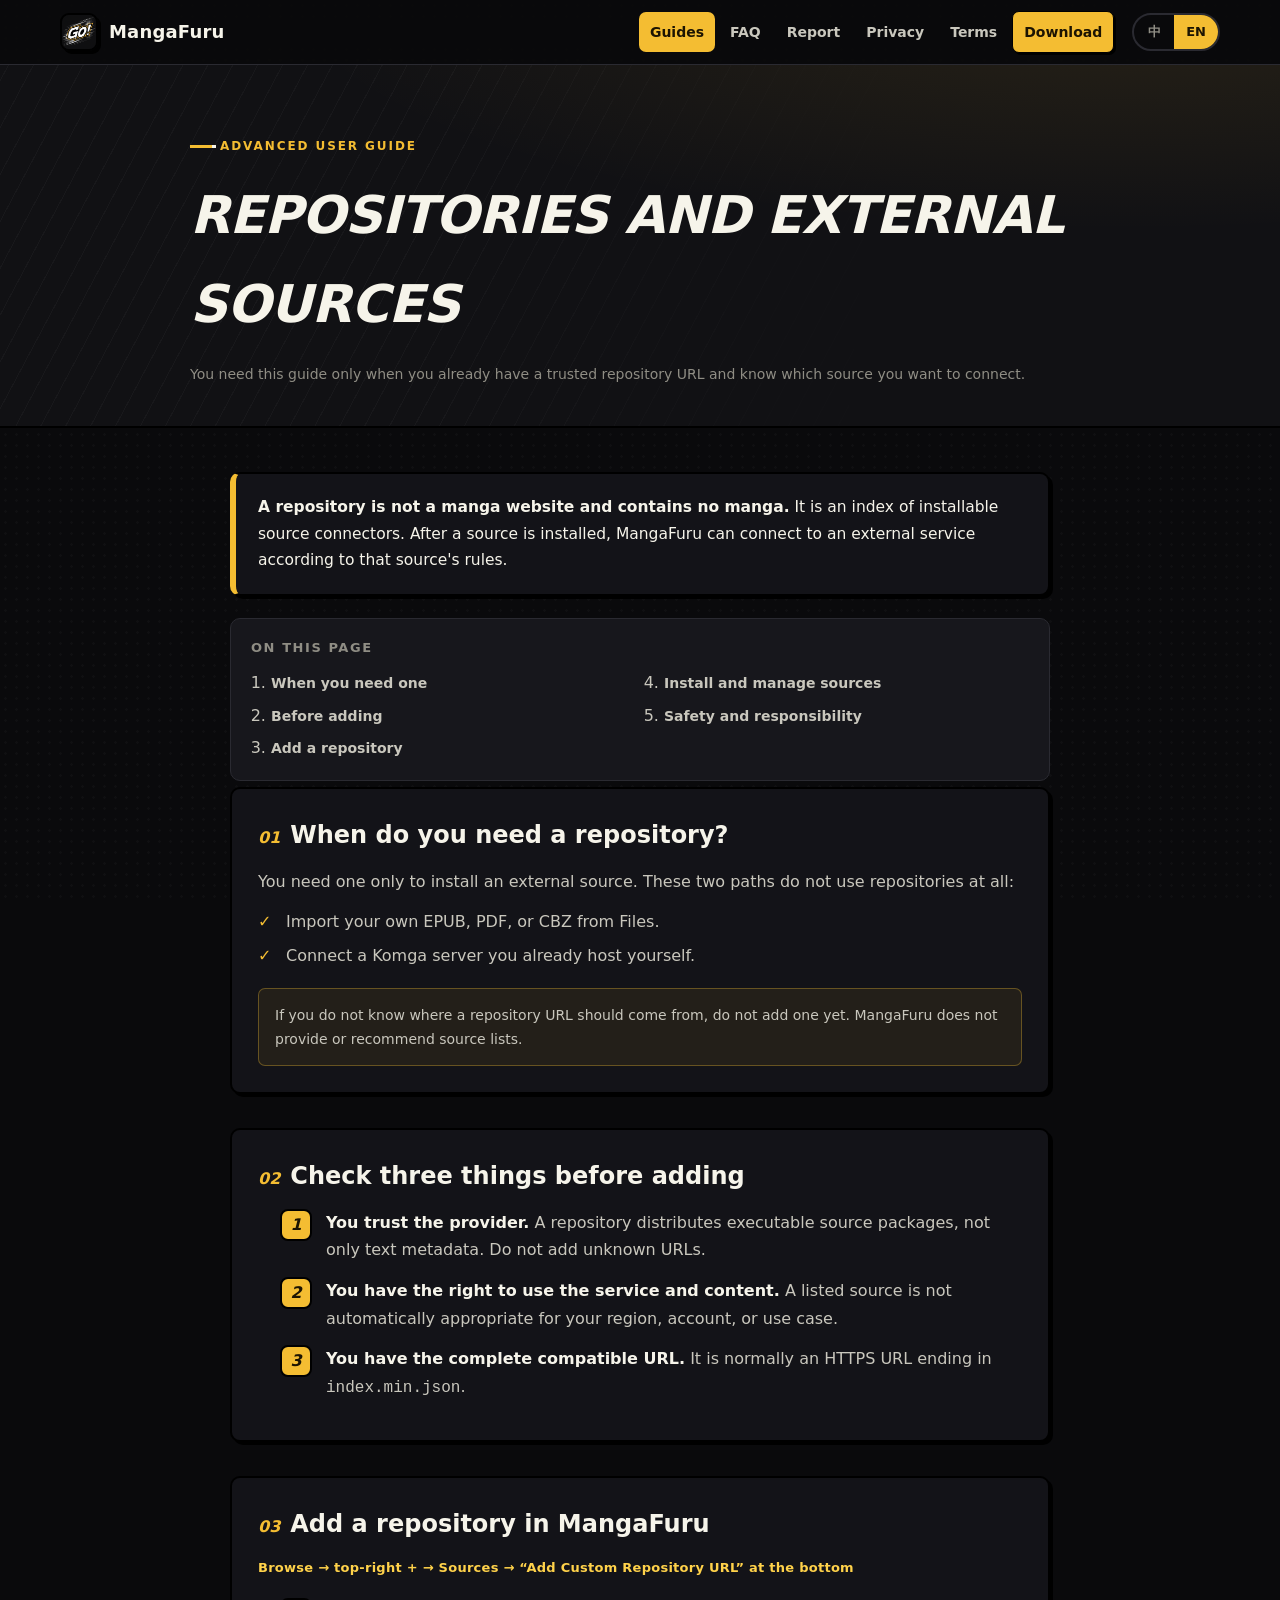
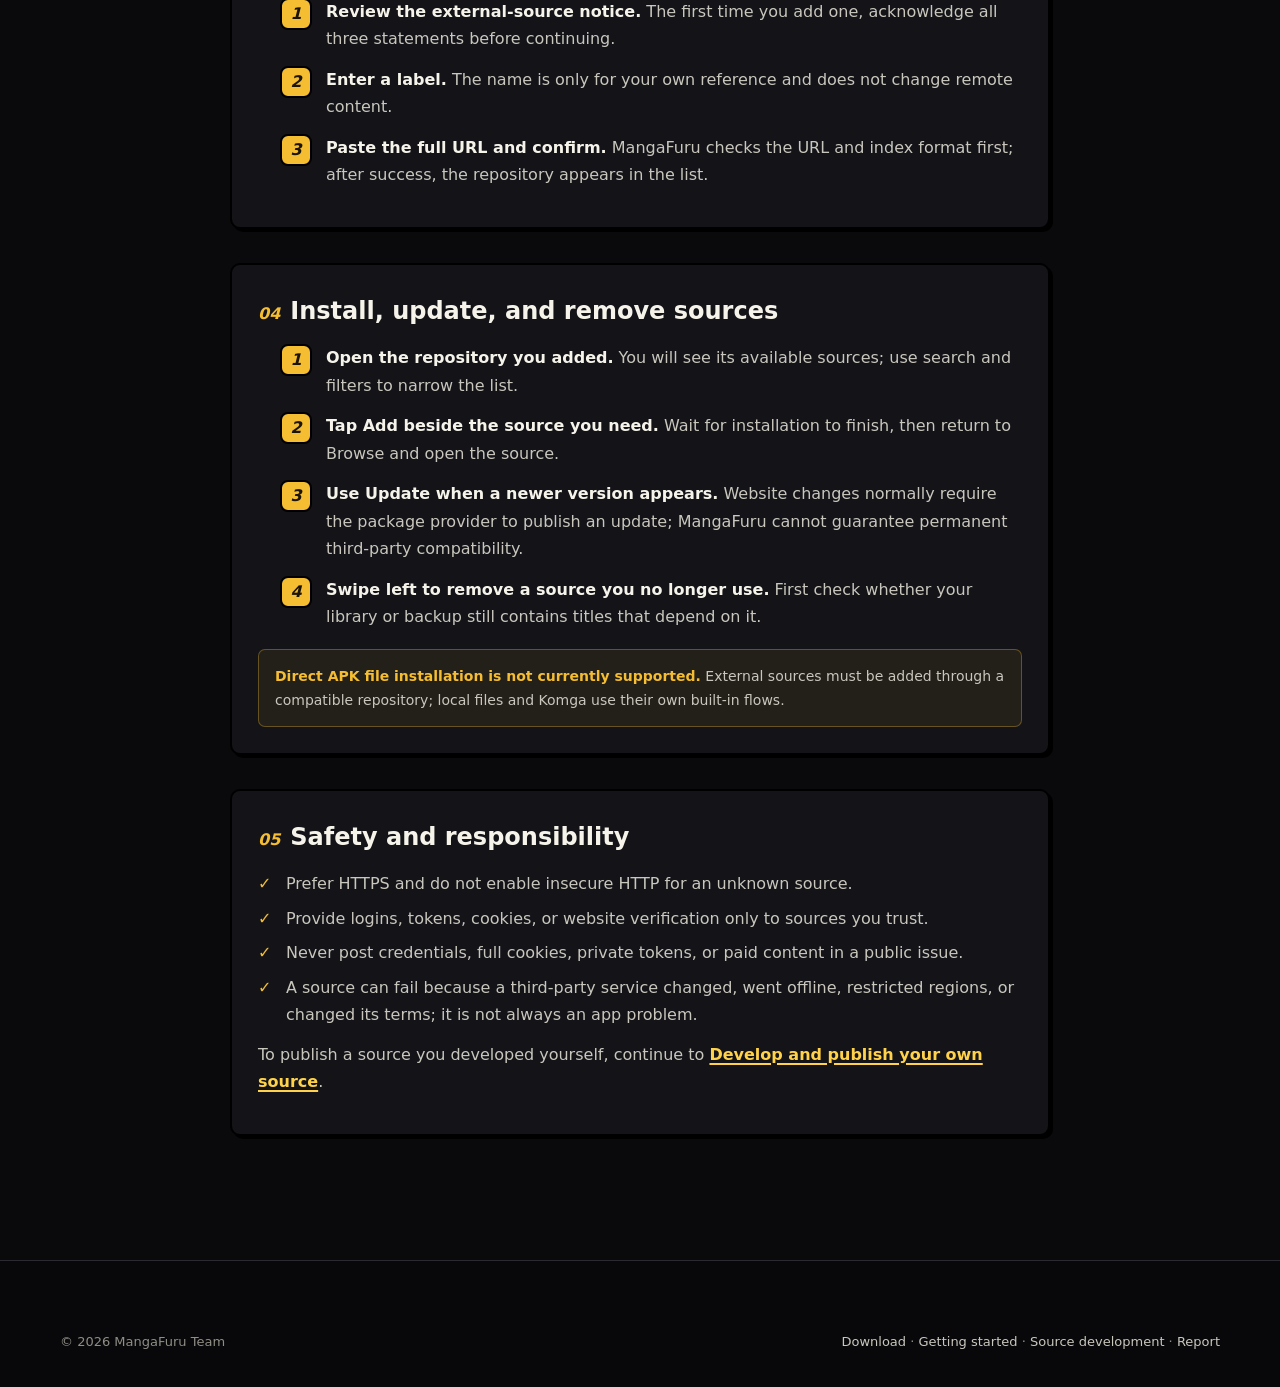
<file: repositories.html>
<!doctype html>
<html lang="zh-Hant"
  data-title-zh="Repository 與外部來源 | MangaFuru"
  data-title-en="Repositories and external sources | MangaFuru"
  data-desc-zh="了解 MangaFuru 的 Repository 是什麼，以及如何安全加入相容網址、安裝、更新與移除外部來源。"
  data-desc-en="Learn what a MangaFuru repository is and how to safely add a compatible URL, then install, update, and remove external sources.">
<head>
  <meta charset="utf-8">
  <meta name="viewport" content="width=device-width, initial-scale=1">
  <title>Repository 與外部來源 | MangaFuru</title>
  <meta name="description" content="了解 MangaFuru 的 Repository 是什麼，以及如何安全加入相容網址、安裝、更新與移除外部來源。">
  <link rel="canonical" href="https://mangafuru.github.io/repositories.html">
  <meta property="og:title" content="MangaFuru Repository 與外部來源">
  <meta property="og:description" content="Repository 是可安裝來源套件的索引，不是漫畫內容。">
  <meta property="og:site_name" content="MangaFuru">
  <meta property="og:url" content="https://mangafuru.github.io/repositories.html">
  <meta property="og:image" content="https://mangafuru.github.io/assets/social-mangafuru.png">
  <meta name="twitter:card" content="summary">
  <meta name="theme-color" content="#0a0a0c">
  <link rel="icon" href="assets/app-icon.png">
  <link rel="stylesheet" href="assets/styles.css">
</head>
<body class="doc-page">
  <header class="site-header">
    <div class="wrap header-inner">
      <a class="brand" href="/" aria-label="MangaFuru">
        <img src="assets/app-icon.png" alt="" width="38" height="38">
        <span>MangaFuru</span>
      </a>
      <nav class="nav" aria-label="Primary">
        <a aria-current="page" href="getting-started.html"><span data-t="zh">指南</span><span data-t="en">Guides</span></a>
        <a href="faq.html">FAQ</a>
        <a href="support.html"><span data-t="zh">回報問題</span><span data-t="en">Report</span></a>
        <a href="privacy.html"><span data-t="zh">隱私</span><span data-t="en">Privacy</span></a>
        <a href="terms.html"><span data-t="zh">條款</span><span data-t="en">Terms</span></a>
        <a class="nav-download" href="https://apps.apple.com/us/app/mangafuru/id6786539287" rel="noopener"><span data-t="zh">下載</span><span data-t="en">Download</span></a>
      </nav>
      <div class="lang-toggle" role="group" aria-label="Language / 語言">
        <button type="button" data-lang-btn="zh" aria-pressed="true">中</button>
        <button type="button" data-lang-btn="en" aria-pressed="false">EN</button>
      </div>
    </div>
  </header>

  <section class="doc-hero">
    <div class="hero-speed" aria-hidden="true"></div>
    <div class="doc-shell">
      <p class="kicker"><span data-t="zh">進階使用指南</span><span data-t="en">Advanced user guide</span></p>
      <h1 class="doc-title"><span data-t="zh">Repository 與外部來源</span><span data-t="en">Repositories and external sources</span></h1>
      <p class="updated"><span data-t="zh">只有已經取得可信 Repository 網址、並知道自己要連接哪個來源時，才需要這篇。</span><span data-t="en">You need this guide only when you already have a trusted repository URL and know which source you want to connect.</span></p>
    </div>
  </section>

  <main class="doc-shell doc-body">
    <div class="summary-card" style="margin-top:0">
      <p><span data-t="zh"><strong>Repository 不是漫畫網站，也不包含漫畫。</strong>它是一份可安裝「來源連接器」的索引。來源安裝後，MangaFuru 才能依該來源的規則連接外部服務。</span><span data-t="en"><strong>A repository is not a manga website and contains no manga.</strong> It is an index of installable source connectors. After a source is installed, MangaFuru can connect to an external service according to that source's rules.</span></p>
    </div>

    <nav class="toc" aria-label="On this page">
      <h2><span data-t="zh">本頁內容</span><span data-t="en">On this page</span></h2>
      <ol>
        <li><a href="#need"><span data-t="zh">什麼時候需要</span><span data-t="en">When you need one</span></a></li>
        <li><a href="#before"><span data-t="zh">加入前先確認</span><span data-t="en">Before adding</span></a></li>
        <li><a href="#add"><span data-t="zh">加入 Repository</span><span data-t="en">Add a repository</span></a></li>
        <li><a href="#manage"><span data-t="zh">安裝與管理來源</span><span data-t="en">Install and manage sources</span></a></li>
        <li><a href="#safety"><span data-t="zh">安全與責任</span><span data-t="en">Safety and responsibility</span></a></li>
      </ol>
    </nav>

    <section class="guide-section" id="need">
      <h2><span class="n">01</span><span data-t="zh">什麼時候才需要 Repository？</span><span data-t="en">When do you need a repository?</span></h2>
      <p><span data-t="zh">只有要安裝外部來源時才需要。以下兩種情況完全不需要 Repository：</span><span data-t="en">You need one only to install an external source. These two paths do not use repositories at all:</span></p>
      <ul class="doc-checklist">
        <li><span data-t="zh">從「檔案」匯入自己的 EPUB、PDF 或 CBZ。</span><span data-t="en">Import your own EPUB, PDF, or CBZ from Files.</span></li>
        <li><span data-t="zh">連接你已經自行架設的 Komga 伺服器。</span><span data-t="en">Connect a Komga server you already host yourself.</span></li>
      </ul>
      <div class="doc-note"><span data-t="zh">如果你不知道 Repository 網址要從哪裡取得，先不要新增。MangaFuru 不提供或推薦來源清單。</span><span data-t="en">If you do not know where a repository URL should come from, do not add one yet. MangaFuru does not provide or recommend source lists.</span></div>
    </section>

    <section class="guide-section" id="before">
      <h2><span class="n">02</span><span data-t="zh">加入前先確認三件事</span><span data-t="en">Check three things before adding</span></h2>
      <ol class="guide-steps">
        <li><span class="n">1</span><span data-t="zh"><strong>你信任提供者。</strong>Repository 會提供可執行的來源套件，不只是文字清單；不要加入來路不明的網址。</span><span data-t="en"><strong>You trust the provider.</strong> A repository distributes executable source packages, not only text metadata. Do not add unknown URLs.</span></li>
        <li><span class="n">2</span><span data-t="zh"><strong>你有權使用相關服務與內容。</strong>Repository 存在不代表其中每個來源都適合你的所在地、帳號或使用情境。</span><span data-t="en"><strong>You have the right to use the service and content.</strong> A listed source is not automatically appropriate for your region, account, or use case.</span></li>
        <li><span class="n">3</span><span data-t="zh"><strong>你拿到的是完整相容網址。</strong>通常會是 HTTPS 網址，並以 <code>index.min.json</code> 結尾。</span><span data-t="en"><strong>You have the complete compatible URL.</strong> It is normally an HTTPS URL ending in <code>index.min.json</code>.</span></li>
      </ol>
    </section>

    <section class="guide-section" id="add">
      <h2><span class="n">03</span><span data-t="zh">在 MangaFuru 加入 Repository</span><span data-t="en">Add a repository in MangaFuru</span></h2>
      <p class="route"><span data-t="zh">探索 → 右上角 ＋ → Sources → 頁面底部「新增自訂 Repository URL」</span><span data-t="en">Browse → top-right + → Sources → “Add Custom Repository URL” at the bottom</span></p>
      <ol class="guide-steps">
        <li><span class="n">1</span><span data-t="zh"><strong>閱讀外部來源提醒。</strong>第一次加入時，確認三項聲明後才能繼續。</span><span data-t="en"><strong>Review the external-source notice.</strong> The first time you add one, acknowledge all three statements before continuing.</span></li>
        <li><span class="n">2</span><span data-t="zh"><strong>輸入辨識名稱。</strong>名稱只供你自己辨認，不會改變遠端內容。</span><span data-t="en"><strong>Enter a label.</strong> The name is only for your own reference and does not change remote content.</span></li>
        <li><span class="n">3</span><span data-t="zh"><strong>貼上完整網址並確認新增。</strong>MangaFuru 會先檢查網址與索引格式；成功後 Repository 會出現在清單。</span><span data-t="en"><strong>Paste the full URL and confirm.</strong> MangaFuru checks the URL and index format first; after success, the repository appears in the list.</span></li>
      </ol>
    </section>

    <section class="guide-section" id="manage">
      <h2><span class="n">04</span><span data-t="zh">安裝、更新與移除來源</span><span data-t="en">Install, update, and remove sources</span></h2>
      <ol class="guide-steps">
        <li><span class="n">1</span><span data-t="zh"><strong>打開剛加入的 Repository。</strong>你會看到它提供的可用來源；可用搜尋與篩選縮小範圍。</span><span data-t="en"><strong>Open the repository you added.</strong> You will see its available sources; use search and filters to narrow the list.</span></li>
        <li><span class="n">2</span><span data-t="zh"><strong>在需要的來源旁點「新增」。</strong>等待安裝完成，再回到「探索」開啟來源。</span><span data-t="en"><strong>Tap Add beside the source you need.</strong> Wait for installation to finish, then return to Browse and open the source.</span></li>
        <li><span class="n">3</span><span data-t="zh"><strong>有新版時使用更新動作。</strong>來源網站改動時，通常需要由套件提供者發布新版；MangaFuru 無法保證第三方服務永久相容。</span><span data-t="en"><strong>Use Update when a newer version appears.</strong> Website changes normally require the package provider to publish an update; MangaFuru cannot guarantee permanent third-party compatibility.</span></li>
        <li><span class="n">4</span><span data-t="zh"><strong>不再使用時向左滑動移除。</strong>移除來源前，先確認書庫與備份中是否仍有依賴該來源的作品。</span><span data-t="en"><strong>Swipe left to remove a source you no longer use.</strong> First check whether your library or backup still contains titles that depend on it.</span></li>
      </ol>
      <div class="doc-note"><span data-t="zh"><strong>目前不支援直接選取 APK 安裝。</strong>外部來源必須透過相容 Repository 加入；本機檔案與 Komga 則走各自的內建流程。</span><span data-t="en"><strong>Direct APK file installation is not currently supported.</strong> External sources must be added through a compatible repository; local files and Komga use their own built-in flows.</span></div>
    </section>

    <section class="guide-section" id="safety">
      <h2><span class="n">05</span><span data-t="zh">安全與責任</span><span data-t="en">Safety and responsibility</span></h2>
      <ul class="doc-checklist">
        <li><span data-t="zh">優先使用 HTTPS，不要為未知來源開啟不安全 HTTP。</span><span data-t="en">Prefer HTTPS and do not enable insecure HTTP for an unknown source.</span></li>
        <li><span data-t="zh">登入、token、cookie 與網站驗證只應交給你信任的來源。</span><span data-t="en">Provide logins, tokens, cookies, or website verification only to sources you trust.</span></li>
        <li><span data-t="zh">不要在公開 issue 貼出帳密、完整 cookie、私密 token 或付費內容。</span><span data-t="en">Never post credentials, full cookies, private tokens, or paid content in a public issue.</span></li>
        <li><span data-t="zh">來源失效可能是第三方服務改版、下線、限制地區或變更條款，不一定是 App 問題。</span><span data-t="en">A source can fail because a third-party service changed, went offline, restricted regions, or changed its terms; it is not always an app problem.</span></li>
      </ul>
      <p><span data-t="zh">如果你要發布自己開發的來源，請接著閱讀 <a href="source-development.html">開發與發布自己的來源</a>。</span><span data-t="en">To publish a source you developed yourself, continue to <a href="source-development.html">Develop and publish your own source</a>.</span></p>
    </section>
  </main>

  <footer class="site-footer">
    <div class="wrap">
      <div class="footer-bottom" style="border-top:0">
        <span>© 2026 MangaFuru Team</span>
        <span>
          <a href="https://apps.apple.com/us/app/mangafuru/id6786539287" rel="noopener"><span data-t="zh">App Store 下載</span><span data-t="en">Download</span></a> ·
          <a href="getting-started.html"><span data-t="zh">上手指南</span><span data-t="en">Getting started</span></a> ·
          <a href="source-development.html"><span data-t="zh">來源開發</span><span data-t="en">Source development</span></a> ·
          <a href="support.html"><span data-t="zh">回報問題</span><span data-t="en">Report</span></a>
        </span>
      </div>
    </div>
  </footer>

  <script src="assets/lang.js"></script>
</body>
</html>
</file>
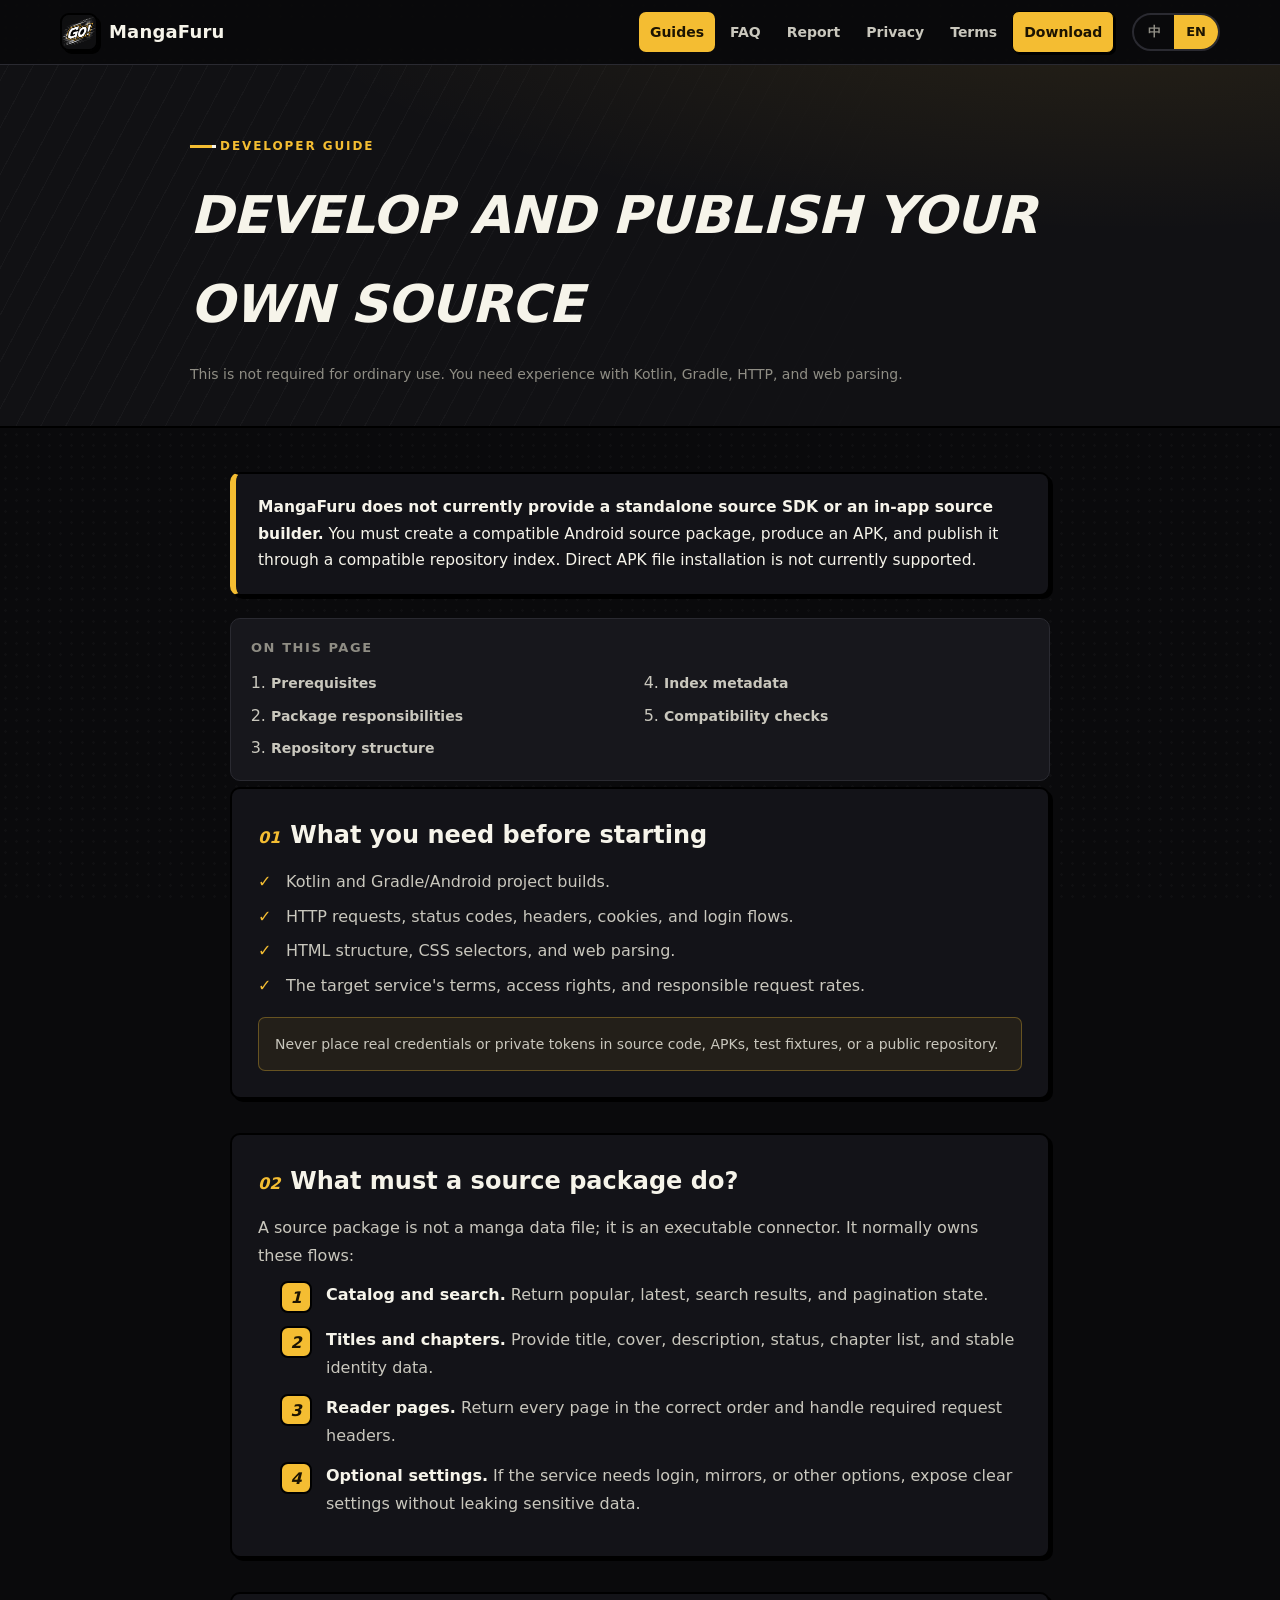
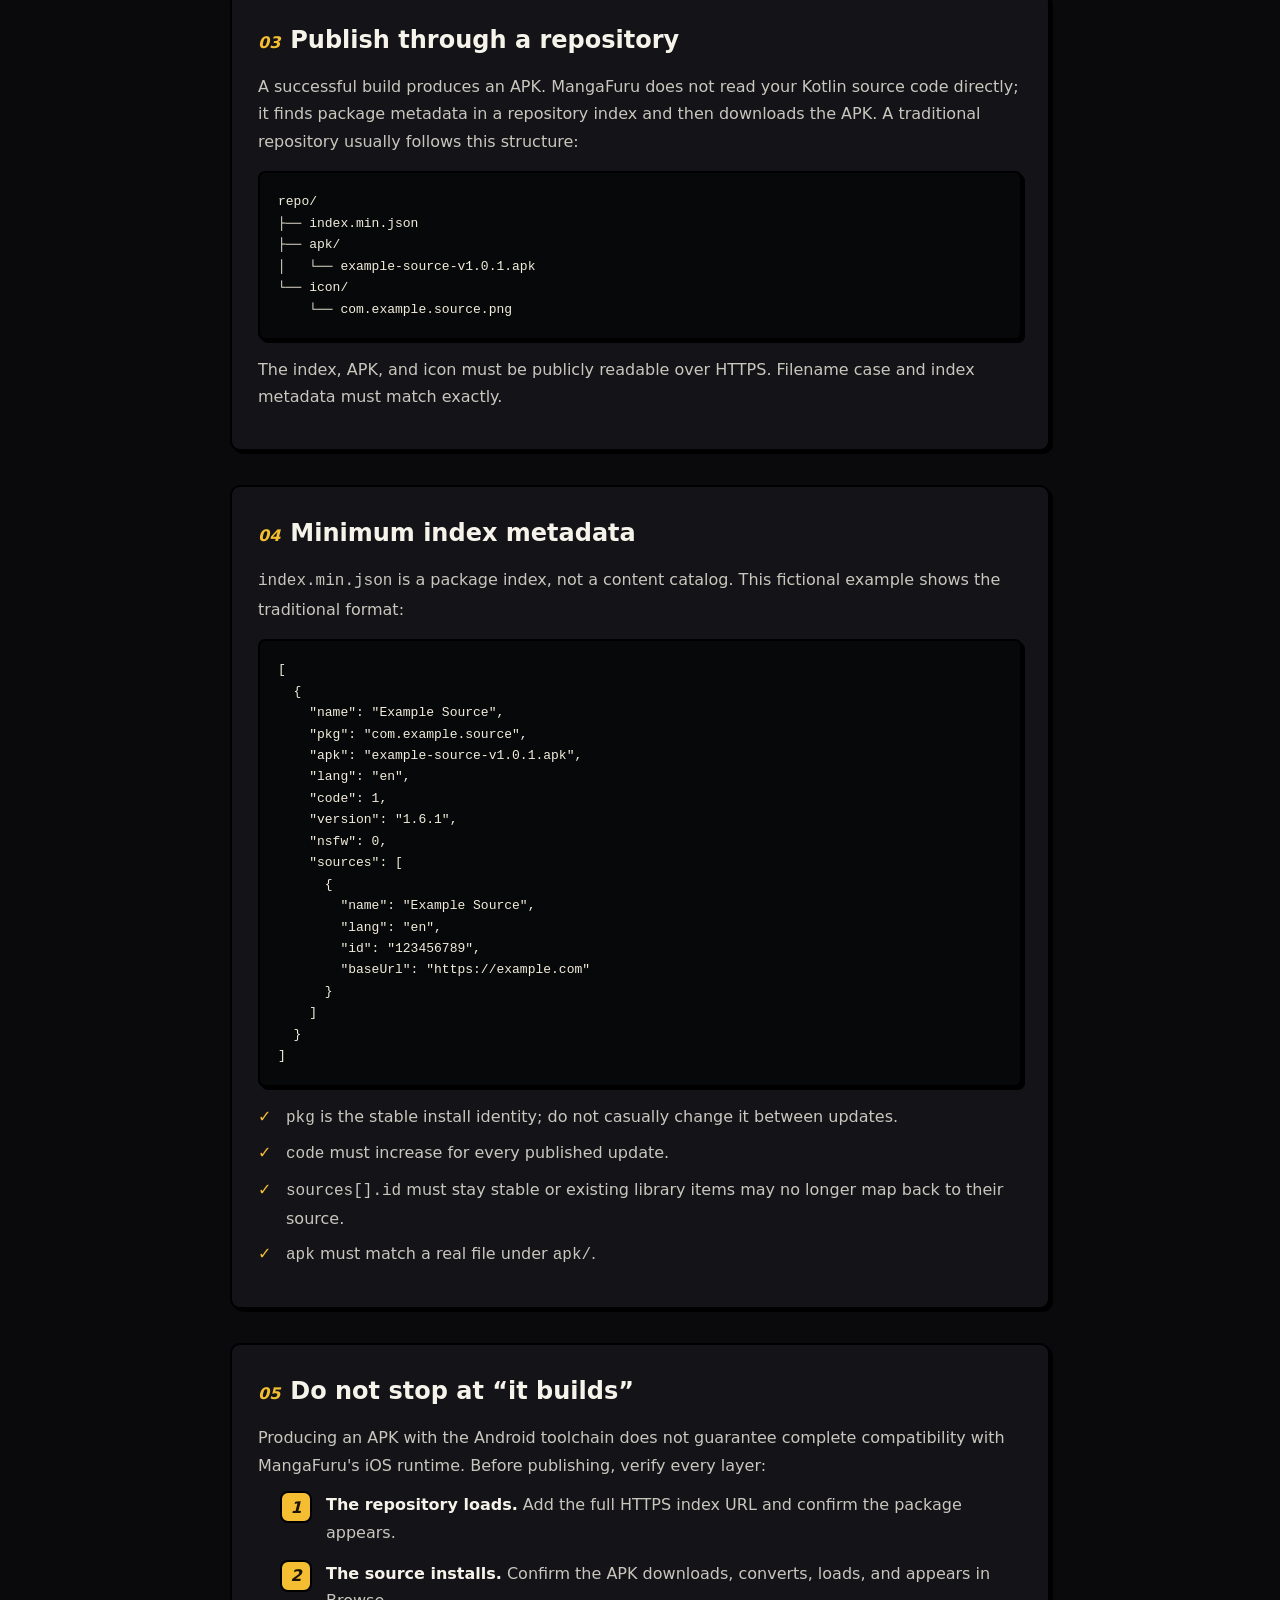
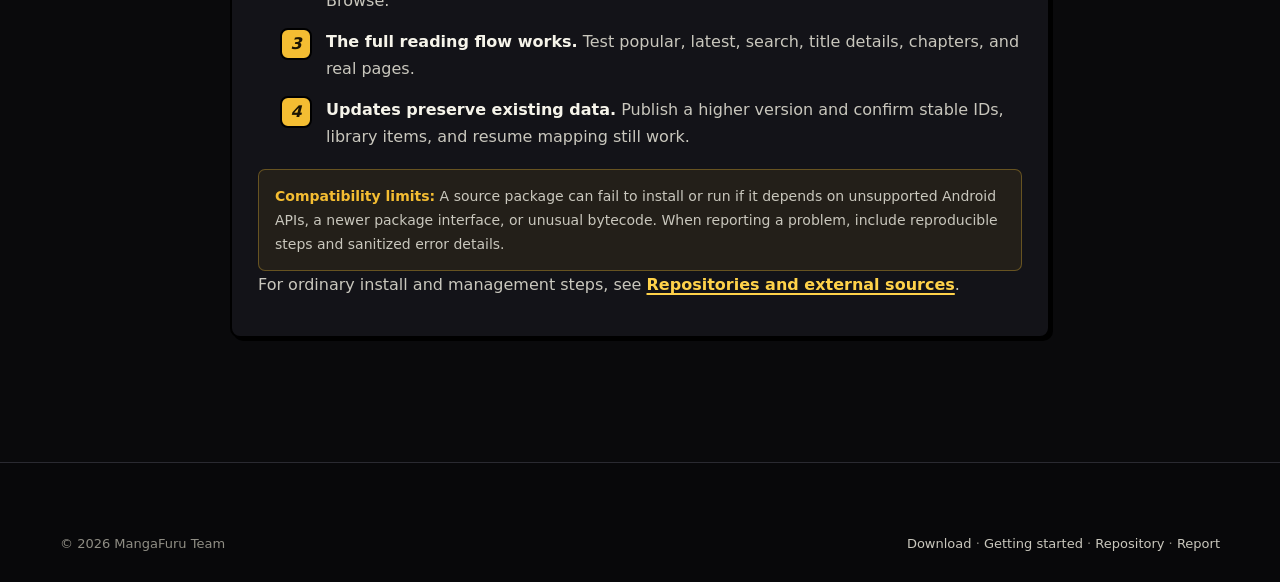
<file: source-development.html>
<!doctype html>
<html lang="zh-Hant"
  data-title-zh="開發與發布自己的來源 | MangaFuru"
  data-title-en="Develop and publish your own source | MangaFuru"
  data-desc-zh="面向開發者的 MangaFuru 來源套件與 Repository 發布概覽，包括所需能力、套件責任、索引格式與相容性驗證。"
  data-desc-en="A developer overview of MangaFuru source packages and repository delivery, including prerequisites, package responsibilities, index format, and compatibility testing.">
<head>
  <meta charset="utf-8">
  <meta name="viewport" content="width=device-width, initial-scale=1">
  <title>開發與發布自己的來源 | MangaFuru</title>
  <meta name="description" content="面向開發者的 MangaFuru 來源套件與 Repository 發布概覽，包括所需能力、套件責任、索引格式與相容性驗證。">
  <link rel="canonical" href="https://mangafuru.github.io/source-development.html">
  <meta property="og:title" content="開發與發布自己的 MangaFuru 來源">
  <meta property="og:description" content="了解來源套件、APK 與 Repository index 的發布關係。">
  <meta property="og:site_name" content="MangaFuru">
  <meta property="og:url" content="https://mangafuru.github.io/source-development.html">
  <meta property="og:image" content="https://mangafuru.github.io/assets/social-mangafuru.png">
  <meta name="twitter:card" content="summary">
  <meta name="theme-color" content="#0a0a0c">
  <link rel="icon" href="assets/app-icon.png">
  <link rel="stylesheet" href="assets/styles.css">
</head>
<body class="doc-page">
  <header class="site-header">
    <div class="wrap header-inner">
      <a class="brand" href="/" aria-label="MangaFuru">
        <img src="assets/app-icon.png" alt="" width="38" height="38">
        <span>MangaFuru</span>
      </a>
      <nav class="nav" aria-label="Primary">
        <a aria-current="page" href="getting-started.html"><span data-t="zh">指南</span><span data-t="en">Guides</span></a>
        <a href="faq.html">FAQ</a>
        <a href="support.html"><span data-t="zh">回報問題</span><span data-t="en">Report</span></a>
        <a href="privacy.html"><span data-t="zh">隱私</span><span data-t="en">Privacy</span></a>
        <a href="terms.html"><span data-t="zh">條款</span><span data-t="en">Terms</span></a>
        <a class="nav-download" href="https://apps.apple.com/us/app/mangafuru/id6786539287" rel="noopener"><span data-t="zh">下載</span><span data-t="en">Download</span></a>
      </nav>
      <div class="lang-toggle" role="group" aria-label="Language / 語言">
        <button type="button" data-lang-btn="zh" aria-pressed="true">中</button>
        <button type="button" data-lang-btn="en" aria-pressed="false">EN</button>
      </div>
    </div>
  </header>

  <section class="doc-hero">
    <div class="hero-speed" aria-hidden="true"></div>
    <div class="doc-shell">
      <p class="kicker"><span data-t="zh">開發者指南</span><span data-t="en">Developer guide</span></p>
      <h1 class="doc-title"><span data-t="zh">開發與發布自己的來源</span><span data-t="en">Develop and publish your own source</span></h1>
      <p class="updated"><span data-t="zh">這不是一般使用者的必要設定。你需要具備 Kotlin、Gradle、HTTP 與網頁解析經驗。</span><span data-t="en">This is not required for ordinary use. You need experience with Kotlin, Gradle, HTTP, and web parsing.</span></p>
    </div>
  </section>

  <main class="doc-shell doc-body">
    <div class="summary-card" style="margin-top:0">
      <p><span data-t="zh"><strong>MangaFuru 目前沒有提供獨立的來源 SDK 或從 App 直接建立來源的工具。</strong>你需要自行建立相容的 Android 來源套件、輸出 APK，並透過相容 Repository index 發布。App 目前不支援直接選取 APK 安裝。</span><span data-t="en"><strong>MangaFuru does not currently provide a standalone source SDK or an in-app source builder.</strong> You must create a compatible Android source package, produce an APK, and publish it through a compatible repository index. Direct APK file installation is not currently supported.</span></p>
    </div>

    <nav class="toc" aria-label="On this page">
      <h2><span data-t="zh">本頁內容</span><span data-t="en">On this page</span></h2>
      <ol>
        <li><a href="#prerequisites"><span data-t="zh">開始前準備</span><span data-t="en">Prerequisites</span></a></li>
        <li><a href="#contract"><span data-t="zh">來源套件責任</span><span data-t="en">Package responsibilities</span></a></li>
        <li><a href="#publish"><span data-t="zh">Repository 結構</span><span data-t="en">Repository structure</span></a></li>
        <li><a href="#index"><span data-t="zh">索引資料</span><span data-t="en">Index metadata</span></a></li>
        <li><a href="#verify"><span data-t="zh">相容性驗證</span><span data-t="en">Compatibility checks</span></a></li>
      </ol>
    </nav>

    <section class="guide-section" id="prerequisites">
      <h2><span class="n">01</span><span data-t="zh">開始前需要的能力</span><span data-t="en">What you need before starting</span></h2>
      <ul class="doc-checklist">
        <li><span data-t="zh">Kotlin 與 Gradle／Android 專案建置。</span><span data-t="en">Kotlin and Gradle/Android project builds.</span></li>
        <li><span data-t="zh">HTTP 請求、狀態碼、header、cookie 與登入流程。</span><span data-t="en">HTTP requests, status codes, headers, cookies, and login flows.</span></li>
        <li><span data-t="zh">HTML 結構、CSS selector 與網頁解析。</span><span data-t="en">HTML structure, CSS selectors, and web parsing.</span></li>
        <li><span data-t="zh">目標服務的使用條款、存取權與合理請求頻率。</span><span data-t="en">The target service's terms, access rights, and responsible request rates.</span></li>
      </ul>
      <div class="doc-note"><span data-t="zh">不要以真實帳密或私密 token 寫入原始碼、APK、測試資料或公開 Repository。</span><span data-t="en">Never place real credentials or private tokens in source code, APKs, test fixtures, or a public repository.</span></div>
    </section>

    <section class="guide-section" id="contract">
      <h2><span class="n">02</span><span data-t="zh">來源套件需要負責什麼？</span><span data-t="en">What must a source package do?</span></h2>
      <p><span data-t="zh">來源套件不是漫畫資料檔；它是可執行的連接器。一般會負責以下流程：</span><span data-t="en">A source package is not a manga data file; it is an executable connector. It normally owns these flows:</span></p>
      <ol class="guide-steps">
        <li><span class="n">1</span><span data-t="zh"><strong>目錄與搜尋。</strong>回傳熱門、最新、搜尋結果與下一頁資訊。</span><span data-t="en"><strong>Catalog and search.</strong> Return popular, latest, search results, and pagination state.</span></li>
        <li><span class="n">2</span><span data-t="zh"><strong>作品與章節。</strong>提供標題、封面、說明、狀態、章節清單與穩定識別資料。</span><span data-t="en"><strong>Titles and chapters.</strong> Provide title, cover, description, status, chapter list, and stable identity data.</span></li>
        <li><span class="n">3</span><span data-t="zh"><strong>閱讀頁面。</strong>依正確順序回傳每一頁，並處理必要的 request header。</span><span data-t="en"><strong>Reader pages.</strong> Return every page in the correct order and handle required request headers.</span></li>
        <li><span class="n">4</span><span data-t="zh"><strong>可選設定。</strong>若服務需要登入、mirror 或其他選項，提供清楚且不洩漏敏感資料的設定欄位。</span><span data-t="en"><strong>Optional settings.</strong> If the service needs login, mirrors, or other options, expose clear settings without leaking sensitive data.</span></li>
      </ol>
    </section>

    <section class="guide-section" id="publish">
      <h2><span class="n">03</span><span data-t="zh">透過 Repository 發布</span><span data-t="en">Publish through a repository</span></h2>
      <p><span data-t="zh">建置完成後會得到 APK。MangaFuru 不是直接讀取你的 Kotlin 原始碼，而是從 Repository index 找到套件資訊，再下載 APK。傳統 Repository 通常使用以下結構：</span><span data-t="en">A successful build produces an APK. MangaFuru does not read your Kotlin source code directly; it finds package metadata in a repository index and then downloads the APK. A traditional repository usually follows this structure:</span></p>
      <pre class="code-block"><code>repo/
├── index.min.json
├── apk/
│   └── example-source-v1.0.1.apk
└── icon/
    └── com.example.source.png</code></pre>
      <p><span data-t="zh">網站需能透過 HTTPS 公開讀取 index、APK 與 icon。檔名大小寫與 index 內容必須完全一致。</span><span data-t="en">The index, APK, and icon must be publicly readable over HTTPS. Filename case and index metadata must match exactly.</span></p>
    </section>

    <section class="guide-section" id="index">
      <h2><span class="n">04</span><span data-t="zh">最小索引資料</span><span data-t="en">Minimum index metadata</span></h2>
      <p><span data-t="zh"><code>index.min.json</code> 是套件索引，不是內容目錄。以下是用虛構資料表示的傳統格式：</span><span data-t="en"><code>index.min.json</code> is a package index, not a content catalog. This fictional example shows the traditional format:</span></p>
      <pre class="code-block"><code>[
  {
    "name": "Example Source",
    "pkg": "com.example.source",
    "apk": "example-source-v1.0.1.apk",
    "lang": "en",
    "code": 1,
    "version": "1.6.1",
    "nsfw": 0,
    "sources": [
      {
        "name": "Example Source",
        "lang": "en",
        "id": "123456789",
        "baseUrl": "https://example.com"
      }
    ]
  }
]</code></pre>
      <ul class="doc-checklist">
        <li><span data-t="zh"><code>pkg</code> 是套件的穩定安裝識別，不要在更新時隨意更換。</span><span data-t="en"><code>pkg</code> is the stable install identity; do not casually change it between updates.</span></li>
        <li><span data-t="zh"><code>code</code> 必須在每次發布更新時遞增。</span><span data-t="en"><code>code</code> must increase for every published update.</span></li>
        <li><span data-t="zh"><code>sources[].id</code> 必須保持穩定，否則既有書庫可能無法對回原來源。</span><span data-t="en"><code>sources[].id</code> must stay stable or existing library items may no longer map back to their source.</span></li>
        <li><span data-t="zh"><code>apk</code> 必須對應 <code>apk/</code> 內實際存在的檔案。</span><span data-t="en"><code>apk</code> must match a real file under <code>apk/</code>.</span></li>
      </ul>
    </section>

    <section class="guide-section" id="verify">
      <h2><span class="n">05</span><span data-t="zh">不要只確認「可以建置」</span><span data-t="en">Do not stop at “it builds”</span></h2>
      <p><span data-t="zh">來源在 Android 工具鏈中成功產生 APK，不代表一定能在 MangaFuru 的 iOS 執行環境完整運作。發布前至少逐層驗證：</span><span data-t="en">Producing an APK with the Android toolchain does not guarantee complete compatibility with MangaFuru's iOS runtime. Before publishing, verify every layer:</span></p>
      <ol class="guide-steps">
        <li><span class="n">1</span><span data-t="zh"><strong>Repository 可載入。</strong>用完整 HTTPS index URL 加入，確認套件會顯示。</span><span data-t="en"><strong>The repository loads.</strong> Add the full HTTPS index URL and confirm the package appears.</span></li>
        <li><span class="n">2</span><span data-t="zh"><strong>來源可安裝。</strong>確認 APK 能下載、轉換、載入，且來源出現在「探索」。</span><span data-t="en"><strong>The source installs.</strong> Confirm the APK downloads, converts, loads, and appears in Browse.</span></li>
        <li><span class="n">3</span><span data-t="zh"><strong>完整閱讀流程可用。</strong>逐一測試熱門、最新、搜尋、作品詳情、章節與實際頁面。</span><span data-t="en"><strong>The full reading flow works.</strong> Test popular, latest, search, title details, chapters, and real pages.</span></li>
        <li><span class="n">4</span><span data-t="zh"><strong>更新不破壞既有資料。</strong>提高版本後再次安裝，確認穩定 ID、書庫與續讀仍能對應。</span><span data-t="en"><strong>Updates preserve existing data.</strong> Publish a higher version and confirm stable IDs, library items, and resume mapping still work.</span></li>
      </ol>
      <div class="doc-note"><span data-t="zh"><strong>相容性限制：</strong>來源套件若依賴尚未支援的 Android API、較新的套件介面或特殊 bytecode，可能安裝失敗或執行時錯誤。遇到問題時，請提供可重現步驟與去敏感化的錯誤資訊。</span><span data-t="en"><strong>Compatibility limits:</strong> A source package can fail to install or run if it depends on unsupported Android APIs, a newer package interface, or unusual bytecode. When reporting a problem, include reproducible steps and sanitized error details.</span></div>
      <p><span data-t="zh">一般使用者的加入與管理步驟請見 <a href="repositories.html">Repository 與外部來源</a>。</span><span data-t="en">For ordinary install and management steps, see <a href="repositories.html">Repositories and external sources</a>.</span></p>
    </section>
  </main>

  <footer class="site-footer">
    <div class="wrap">
      <div class="footer-bottom" style="border-top:0">
        <span>© 2026 MangaFuru Team</span>
        <span>
          <a href="https://apps.apple.com/us/app/mangafuru/id6786539287" rel="noopener"><span data-t="zh">App Store 下載</span><span data-t="en">Download</span></a> ·
          <a href="getting-started.html"><span data-t="zh">上手指南</span><span data-t="en">Getting started</span></a> ·
          <a href="repositories.html">Repository</a> ·
          <a href="support.html"><span data-t="zh">回報問題</span><span data-t="en">Report</span></a>
        </span>
      </div>
    </div>
  </footer>

  <script src="assets/lang.js"></script>
</body>
</html>
</file>
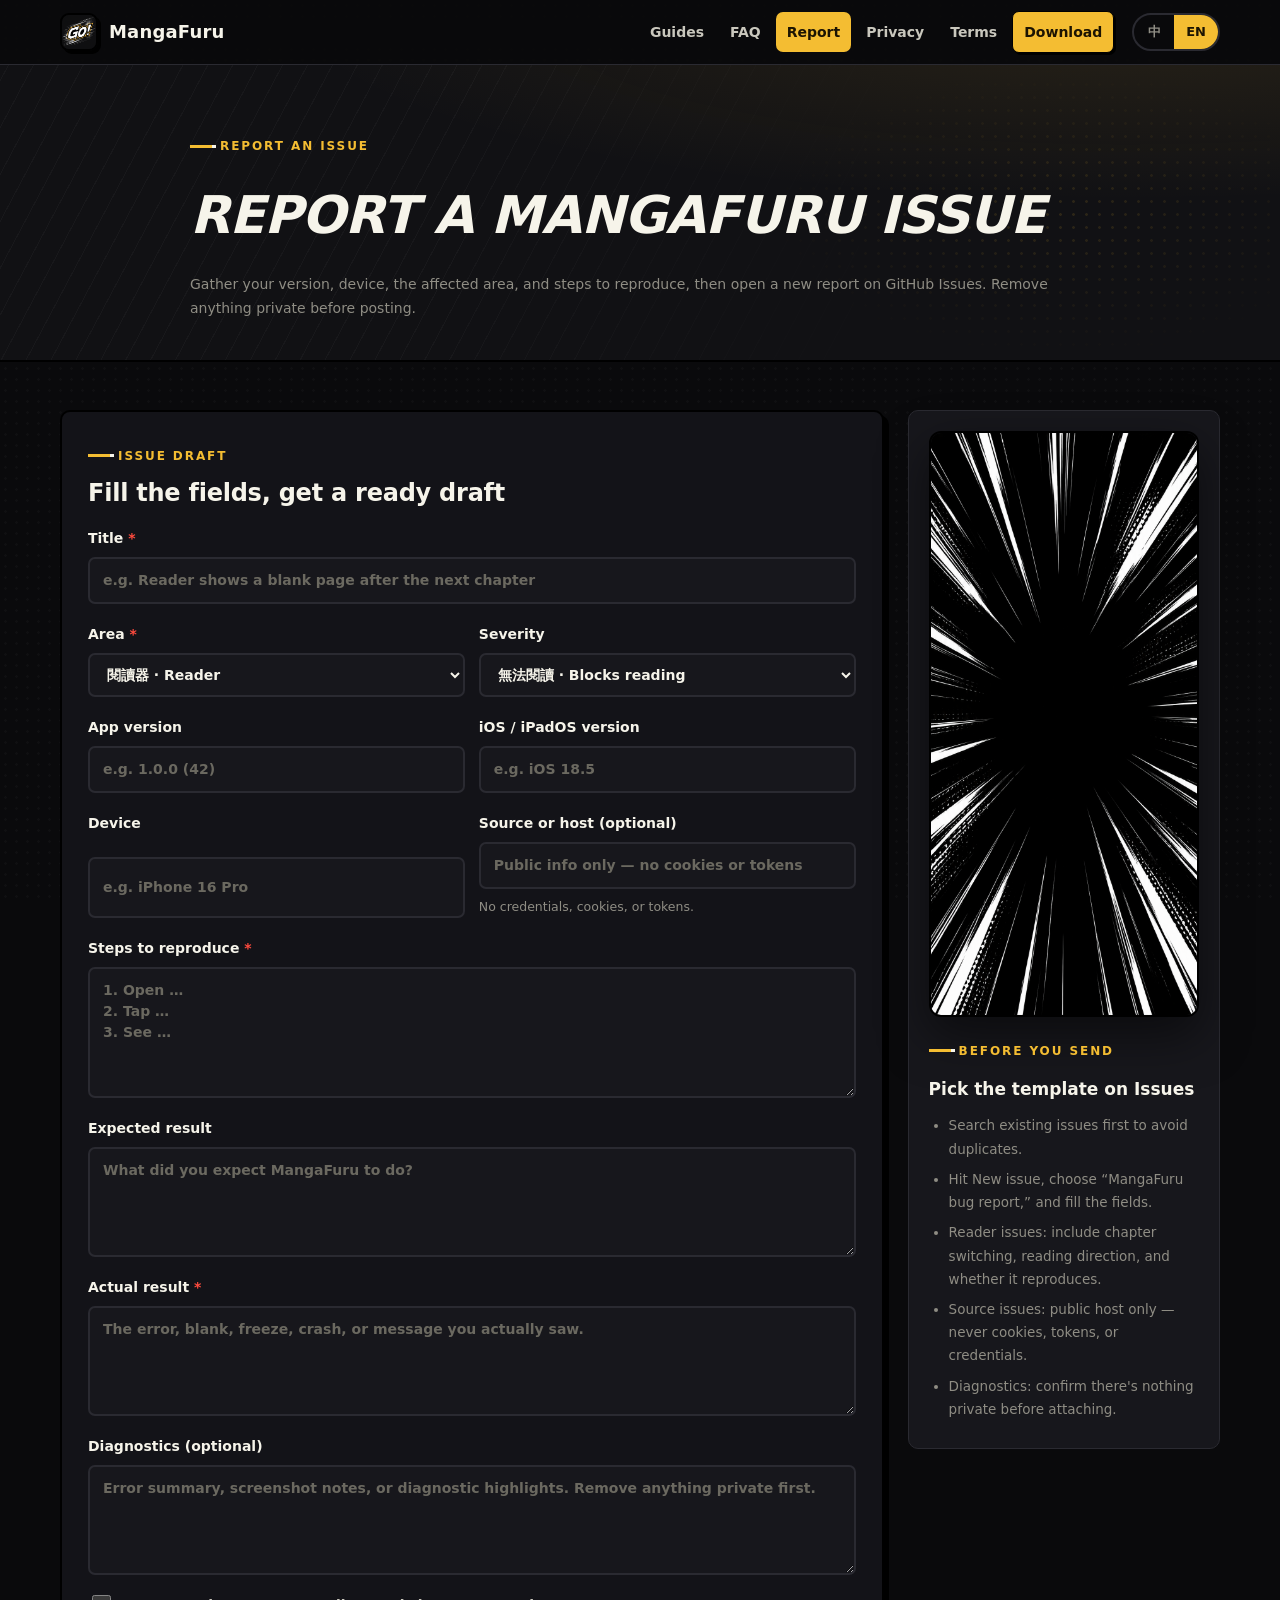
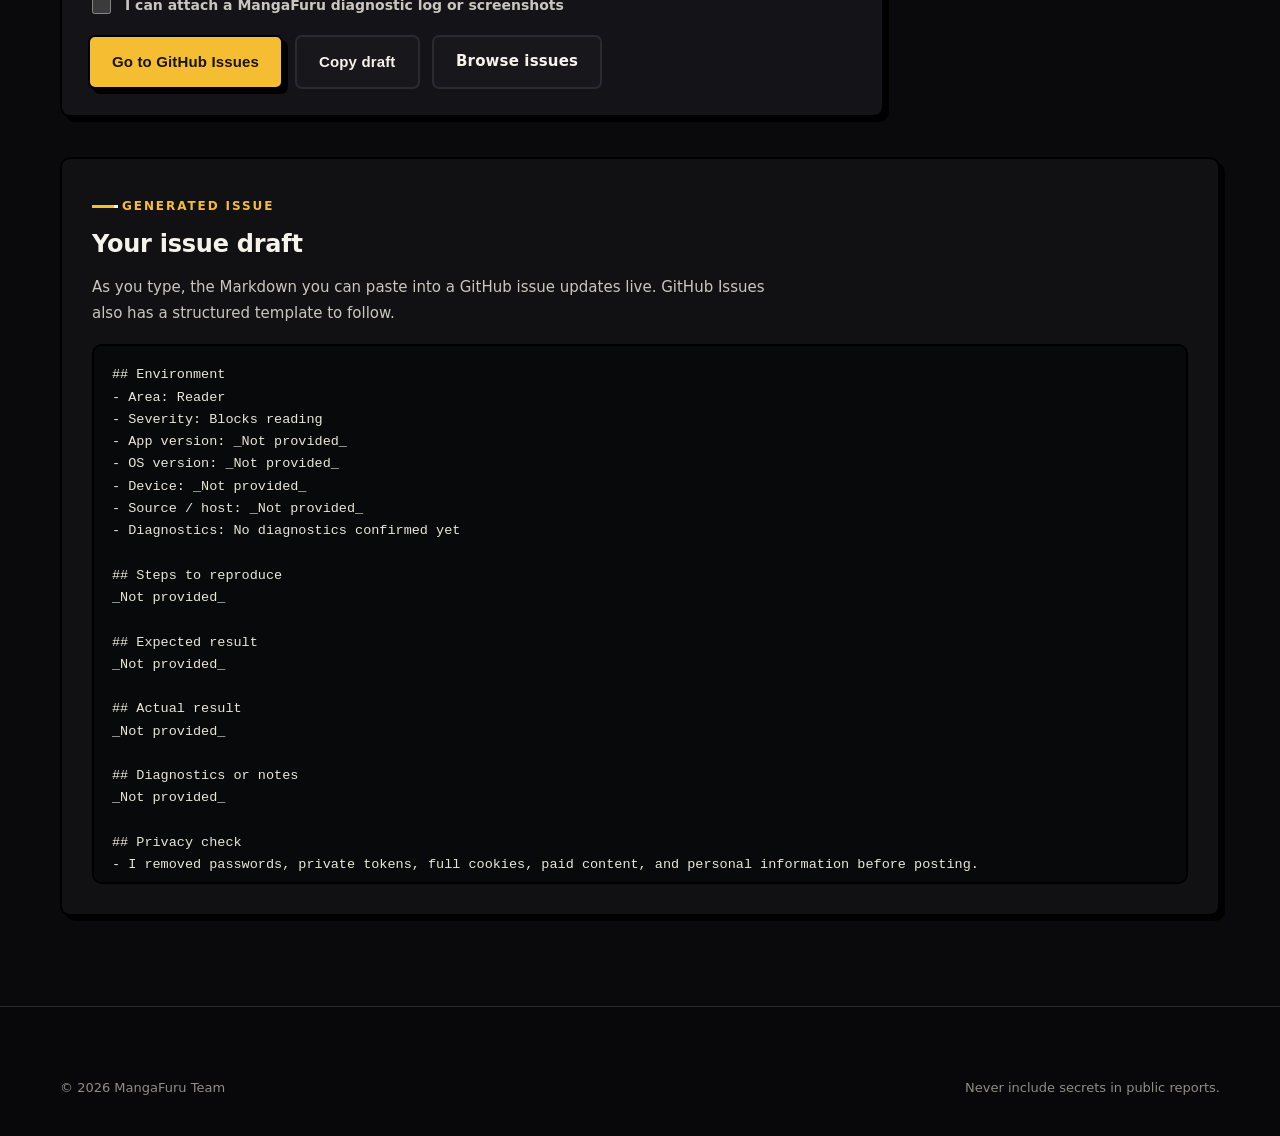
<file: support.html>
<!doctype html>
<html lang="zh-Hant"
  data-title-zh="回報問題 | MangaFuru"
  data-title-en="Report an issue | MangaFuru"
  data-desc-zh="回報 MangaFuru App 的 issue、bug、閱讀器、來源、書庫或設定問題。提供重現步驟與版本，協助我們定位。"
  data-desc-en="Report a MangaFuru app issue or bug — reader, sources, library, or settings. Share repro steps and versions so we can locate it.">
<head>
  <meta charset="utf-8">
  <meta name="viewport" content="width=device-width, initial-scale=1">
  <title>回報問題 | MangaFuru</title>
  <meta name="description" content="回報 MangaFuru App 的 issue、bug、閱讀器、來源、書庫或設定問題。提供重現步驟與版本，協助我們定位。">
  <link rel="canonical" href="https://mangafuru.github.io/support.html">
  <meta property="og:title" content="MangaFuru 回報問題">
  <meta property="og:site_name" content="MangaFuru">
  <meta property="og:url" content="https://mangafuru.github.io/support.html">
  <meta property="og:image" content="https://mangafuru.github.io/assets/social-mangafuru.png">
  <meta name="twitter:card" content="summary">
  <meta name="theme-color" content="#0a0a0c">
  <link rel="icon" href="assets/app-icon.png">
  <link rel="stylesheet" href="assets/styles.css">
</head>
<body class="doc-page">
  <header class="site-header">
    <div class="wrap header-inner">
      <a class="brand" href="/" aria-label="MangaFuru">
        <img src="assets/app-icon.png" alt="" width="38" height="38">
        <span>MangaFuru</span>
      </a>
      <nav class="nav" aria-label="Primary">
        <a href="getting-started.html"><span data-t="zh">指南</span><span data-t="en">Guides</span></a>
        <a href="faq.html">FAQ</a>
        <a aria-current="page" href="support.html"><span data-t="zh">回報問題</span><span data-t="en">Report</span></a>
        <a href="privacy.html"><span data-t="zh">隱私</span><span data-t="en">Privacy</span></a>
        <a href="terms.html"><span data-t="zh">條款</span><span data-t="en">Terms</span></a>
        <a class="nav-download" href="https://apps.apple.com/us/app/mangafuru/id6786539287" rel="noopener"><span data-t="zh">下載</span><span data-t="en">Download</span></a>
      </nav>
      <div class="lang-toggle" role="group" aria-label="Language / 語言">
        <button type="button" data-lang-btn="zh" aria-pressed="true">中</button>
        <button type="button" data-lang-btn="en" aria-pressed="false">EN</button>
      </div>
    </div>
  </header>

  <section class="doc-hero">
    <div class="hero-speed" aria-hidden="true"></div>
    <div class="hero-halftone" aria-hidden="true"></div>
    <div class="doc-shell">
      <p class="kicker"><span data-t="zh">回報問題</span><span data-t="en">Report an issue</span></p>
      <h1 class="doc-title"><span data-t="zh">回報 MangaFuru 問題</span><span data-t="en">Report a MangaFuru issue</span></h1>
      <p class="updated">
        <span data-t="zh">把版本、裝置、發生頁面與重現步驟整理好，再前往 GitHub Issues 開新回報。請移除私密資料後再送出。</span>
        <span data-t="en">Gather your version, device, the affected area, and steps to reproduce, then open a new report on GitHub Issues. Remove anything private before posting.</span>
      </p>
    </div>
  </section>

  <main class="wrap" style="padding:48px 0 90px">
    <div class="report-layout">
      <form class="report-form" data-issue-form>
        <div>
          <p class="kicker"><span data-t="zh">問題草稿</span><span data-t="en">Issue draft</span></p>
          <h2 class="section-title" style="font-size:24px"><span data-t="zh">填好欄位，自動產生草稿</span><span data-t="en">Fill the fields, get a ready draft</span></h2>
        </div>

        <label class="field">
          <span><span data-t="zh">標題</span><span data-t="en">Title</span> <span class="req">*</span></span>
          <input name="title" type="text" required
            data-ph-zh="例如：閱讀器切到下一章後空白"
            data-ph-en="e.g. Reader shows a blank page after the next chapter"
            placeholder="例如：閱讀器切到下一章後空白">
        </label>

        <div class="field-row">
          <label class="field">
            <span><span data-t="zh">發生位置</span><span data-t="en">Area</span> <span class="req">*</span></span>
            <select name="area" required>
              <option value="Reader" data-t-opt>閱讀器 · Reader</option>
              <option value="Manga Detail">漫畫詳情 · Manga Detail</option>
              <option value="Library">書庫 · Library</option>
              <option value="Lists">清單 · Read-later / History</option>
              <option value="Sources">來源 · Sources / Repositories</option>
              <option value="Downloads">下載 · Downloads / Backup</option>
              <option value="Settings">設定 · Settings</option>
              <option value="Launch">啟動 · Launch</option>
              <option value="Other">其他 · Other</option>
            </select>
          </label>
          <label class="field">
            <span><span data-t="zh">影響程度</span><span data-t="en">Severity</span></span>
            <select name="severity">
              <option value="Blocks reading">無法閱讀 · Blocks reading</option>
              <option value="Major workflow broken">主要流程壞掉 · Major workflow broken</option>
              <option value="Intermittent">偶發 · Intermittent</option>
              <option value="Cosmetic">畫面或文案 · Cosmetic</option>
            </select>
          </label>
        </div>

        <div class="field-row">
          <label class="field">
            <span><span data-t="zh">App 版本</span><span data-t="en">App version</span></span>
            <input name="appVersion" type="text" data-ph-zh="例如：1.0.0 (42)" data-ph-en="e.g. 1.0.0 (42)" placeholder="例如：1.0.0 (42)">
          </label>
          <label class="field">
            <span><span data-t="zh">iOS / iPadOS 版本</span><span data-t="en">iOS / iPadOS version</span></span>
            <input name="osVersion" type="text" data-ph-zh="例如：iOS 18.5" data-ph-en="e.g. iOS 18.5" placeholder="例如：iOS 18.5">
          </label>
        </div>

        <div class="field-row">
          <label class="field">
            <span><span data-t="zh">裝置</span><span data-t="en">Device</span></span>
            <input name="device" type="text" data-ph-zh="例如：iPhone 16 Pro" data-ph-en="e.g. iPhone 16 Pro" placeholder="例如：iPhone 16 Pro">
          </label>
          <label class="field">
            <span><span data-t="zh">來源或 host（選填）</span><span data-t="en">Source or host (optional)</span></span>
            <input name="source" type="text"
              data-ph-zh="只填可公開資訊，勿貼 cookie/token"
              data-ph-en="Public info only — no cookies or tokens"
              placeholder="只填可公開資訊，勿貼 cookie/token">
            <span class="hint"><span data-t="zh">請勿貼帳密、cookie 或 token。</span><span data-t="en">No credentials, cookies, or tokens.</span></span>
          </label>
        </div>

        <label class="field">
          <span><span data-t="zh">重現步驟</span><span data-t="en">Steps to reproduce</span> <span class="req">*</span></span>
          <textarea name="steps" required rows="5"
            data-ph-zh="1. 開啟…&#10;2. 點選…&#10;3. 看到…"
            data-ph-en="1. Open …&#10;2. Tap …&#10;3. See …"
            placeholder="1. 開啟…&#10;2. 點選…&#10;3. 看到…"></textarea>
        </label>

        <label class="field">
          <span><span data-t="zh">預期結果</span><span data-t="en">Expected result</span></span>
          <textarea name="expected" rows="3"
            data-ph-zh="你原本預期 MangaFuru 要做什麼？"
            data-ph-en="What did you expect MangaFuru to do?"
            placeholder="你原本預期 MangaFuru 要做什麼？"></textarea>
        </label>

        <label class="field">
          <span><span data-t="zh">實際結果</span><span data-t="en">Actual result</span> <span class="req">*</span></span>
          <textarea name="actual" required rows="4"
            data-ph-zh="實際看到的錯誤、空白、卡住、閃退或錯誤訊息。"
            data-ph-en="The error, blank, freeze, crash, or message you actually saw."
            placeholder="實際看到的錯誤、空白、卡住、閃退或錯誤訊息。"></textarea>
        </label>

        <label class="field">
          <span><span data-t="zh">診斷資訊（選填）</span><span data-t="en">Diagnostics (optional)</span></span>
          <textarea name="diagnostics" rows="4"
            data-ph-zh="可貼錯誤摘要、截圖說明或診斷重點。請先移除私密資料。"
            data-ph-en="Error summary, screenshot notes, or diagnostic highlights. Remove anything private first."
            placeholder="可貼錯誤摘要、截圖說明或診斷重點。請先移除私密資料。"></textarea>
        </label>

        <label class="checkbox">
          <input name="diagnosticsAvailable" type="checkbox">
          <span><span data-t="zh">我可以另外附上 MangaFuru 診斷日誌或截圖</span><span data-t="en">I can attach a MangaFuru diagnostic log or screenshots</span></span>
        </label>

        <div class="actions">
          <button class="btn btn--primary" type="submit"><span data-t="zh">前往 GitHub Issues</span><span data-t="en">Go to GitHub Issues</span></button>
          <button class="btn btn--dark" type="button" data-copy-template><span data-t="zh">複製草稿</span><span data-t="en">Copy draft</span></button>
          <a class="btn btn--dark" href="https://github.com/MangaFuru/MangaFuru/issues" rel="noopener"><span data-t="zh">查看既有 issues</span><span data-t="en">Browse issues</span></a>
        </div>
      </form>

      <aside class="report-aside" aria-labelledby="report-notes">
        <div class="aside-card">
          <img src="assets/launch-bg-2.png" alt="MangaFuru launch artwork" loading="lazy">
          <p class="kicker"><span data-t="zh">送出前</span><span data-t="en">Before you send</span></p>
          <h2 id="report-notes"><span data-t="zh">到 Issues 後請選擇模板</span><span data-t="en">Pick the template on Issues</span></h2>
          <ul>
            <li><span data-t="zh">先搜尋既有 issue，避免重複回報。</span><span data-t="en">Search existing issues first to avoid duplicates.</span></li>
            <li><span data-t="zh">按 New issue 後，選 MangaFuru bug report 並照欄位填寫。</span><span data-t="en">Hit New issue, choose “MangaFuru bug report,” and fill the fields.</span></li>
            <li><span data-t="zh">閱讀器問題：附上章節切換、閱讀方向與能否穩定重現。</span><span data-t="en">Reader issues: include chapter switching, reading direction, and whether it reproduces.</span></li>
            <li><span data-t="zh">來源問題：只填公開 host，勿貼 cookie、token 或帳密。</span><span data-t="en">Source issues: public host only — never cookies, tokens, or credentials.</span></li>
            <li><span data-t="zh">診斷日誌：先確認不含私密資料再附上。</span><span data-t="en">Diagnostics: confirm there's nothing private before attaching.</span></li>
          </ul>
        </div>
      </aside>
    </div>

    <section class="section section--alt" style="margin-top:40px;border-radius:var(--radius);border:2px solid #000;box-shadow:var(--shadow-hard);padding:30px">
      <div class="section-head" style="margin-bottom:18px">
        <p class="kicker"><span data-t="zh">產生的內容</span><span data-t="en">Generated issue</span></p>
        <h2 class="section-title" style="font-size:24px"><span data-t="zh">送出前的 issue 草稿</span><span data-t="en">Your issue draft</span></h2>
        <p class="lead" style="font-size:15px"><span data-t="zh">填寫欄位後，這裡會即時產生可貼到 GitHub issue 的 Markdown。GitHub Issues 內也有正式模板可照著填。</span><span data-t="en">As you type, the Markdown you can paste into a GitHub issue updates live. GitHub Issues also has a structured template to follow.</span></p>
      </div>
      <pre class="report-preview" data-preview aria-live="polite">…</pre>
    </section>
  </main>

  <footer class="site-footer">
    <div class="wrap">
      <div class="footer-bottom" style="border-top:0">
        <span>© 2026 MangaFuru Team</span>
        <span data-t="zh">公開回報請勿包含任何私密資料。</span><span data-t="en">Never include secrets in public reports.</span>
      </div>
    </div>
  </footer>

  <script src="assets/lang.js"></script>
  <script src="assets/report.js"></script>
</body>
</html>
</file>
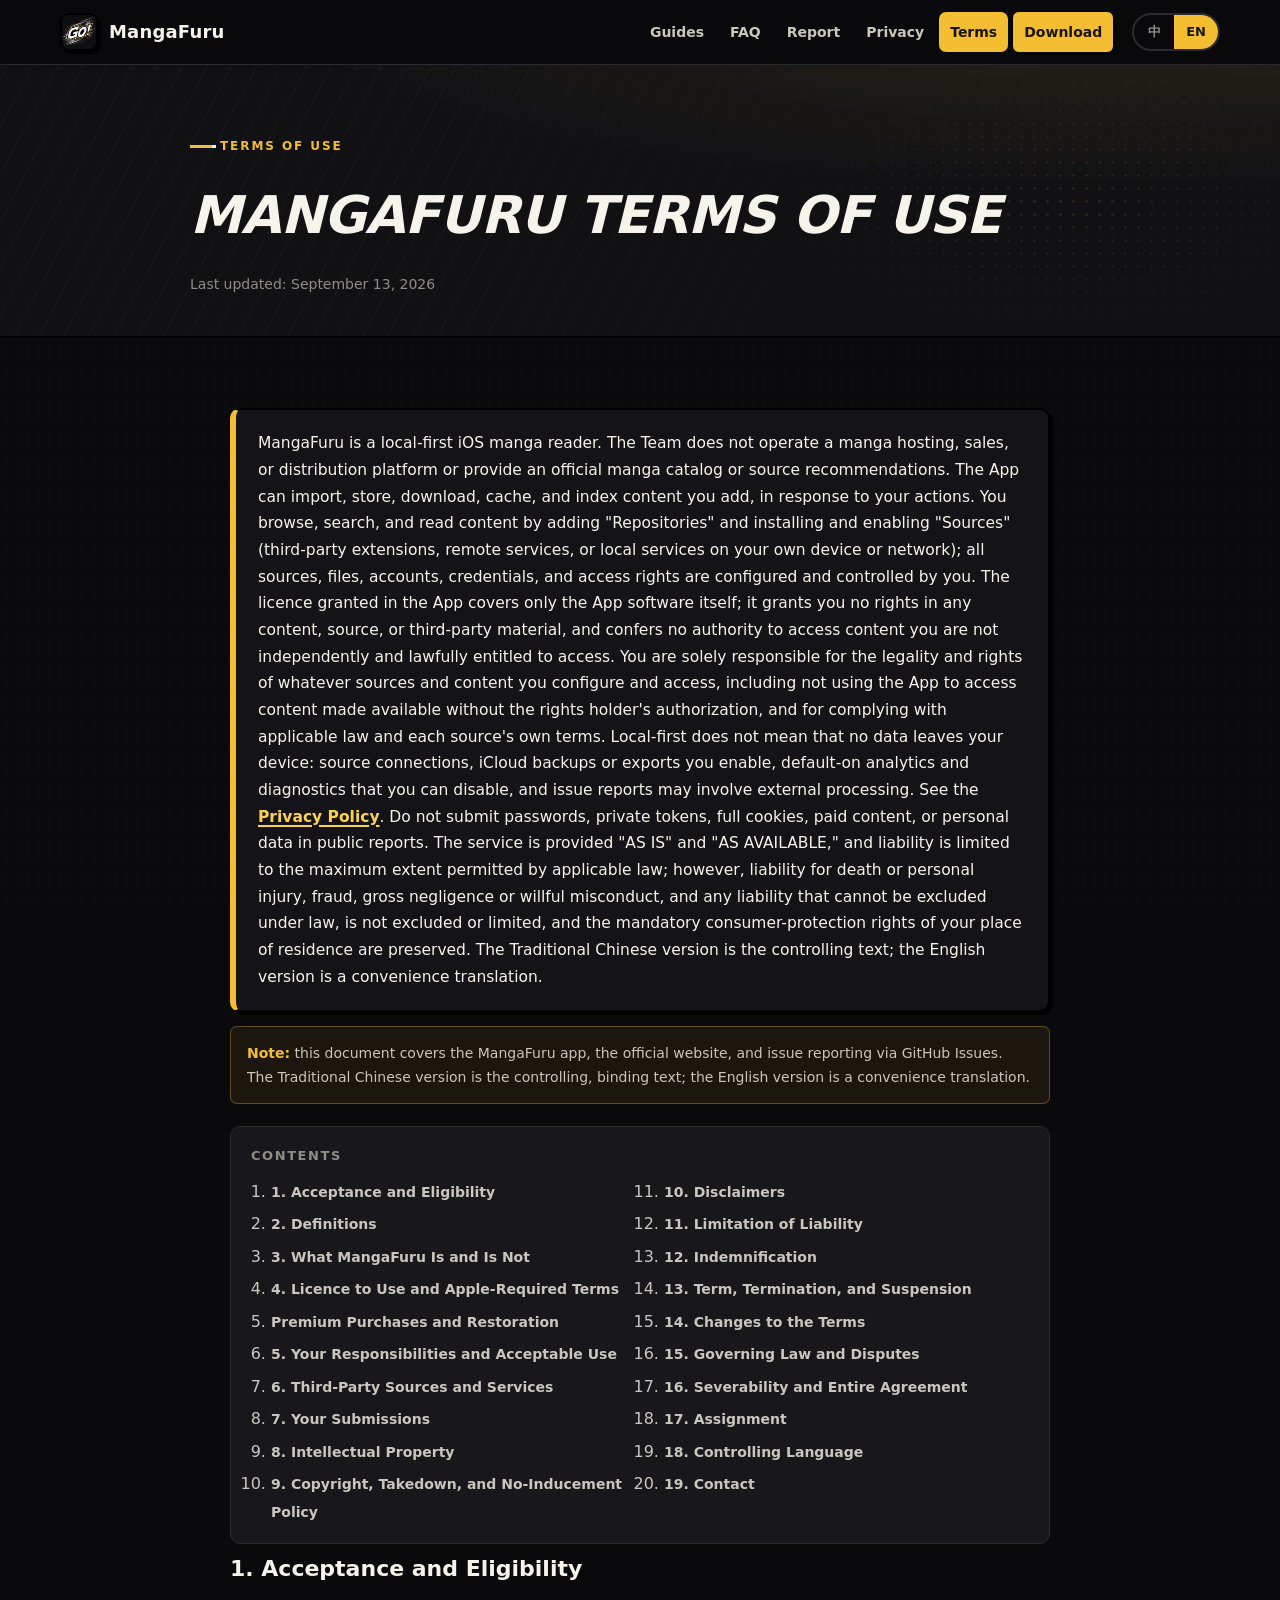
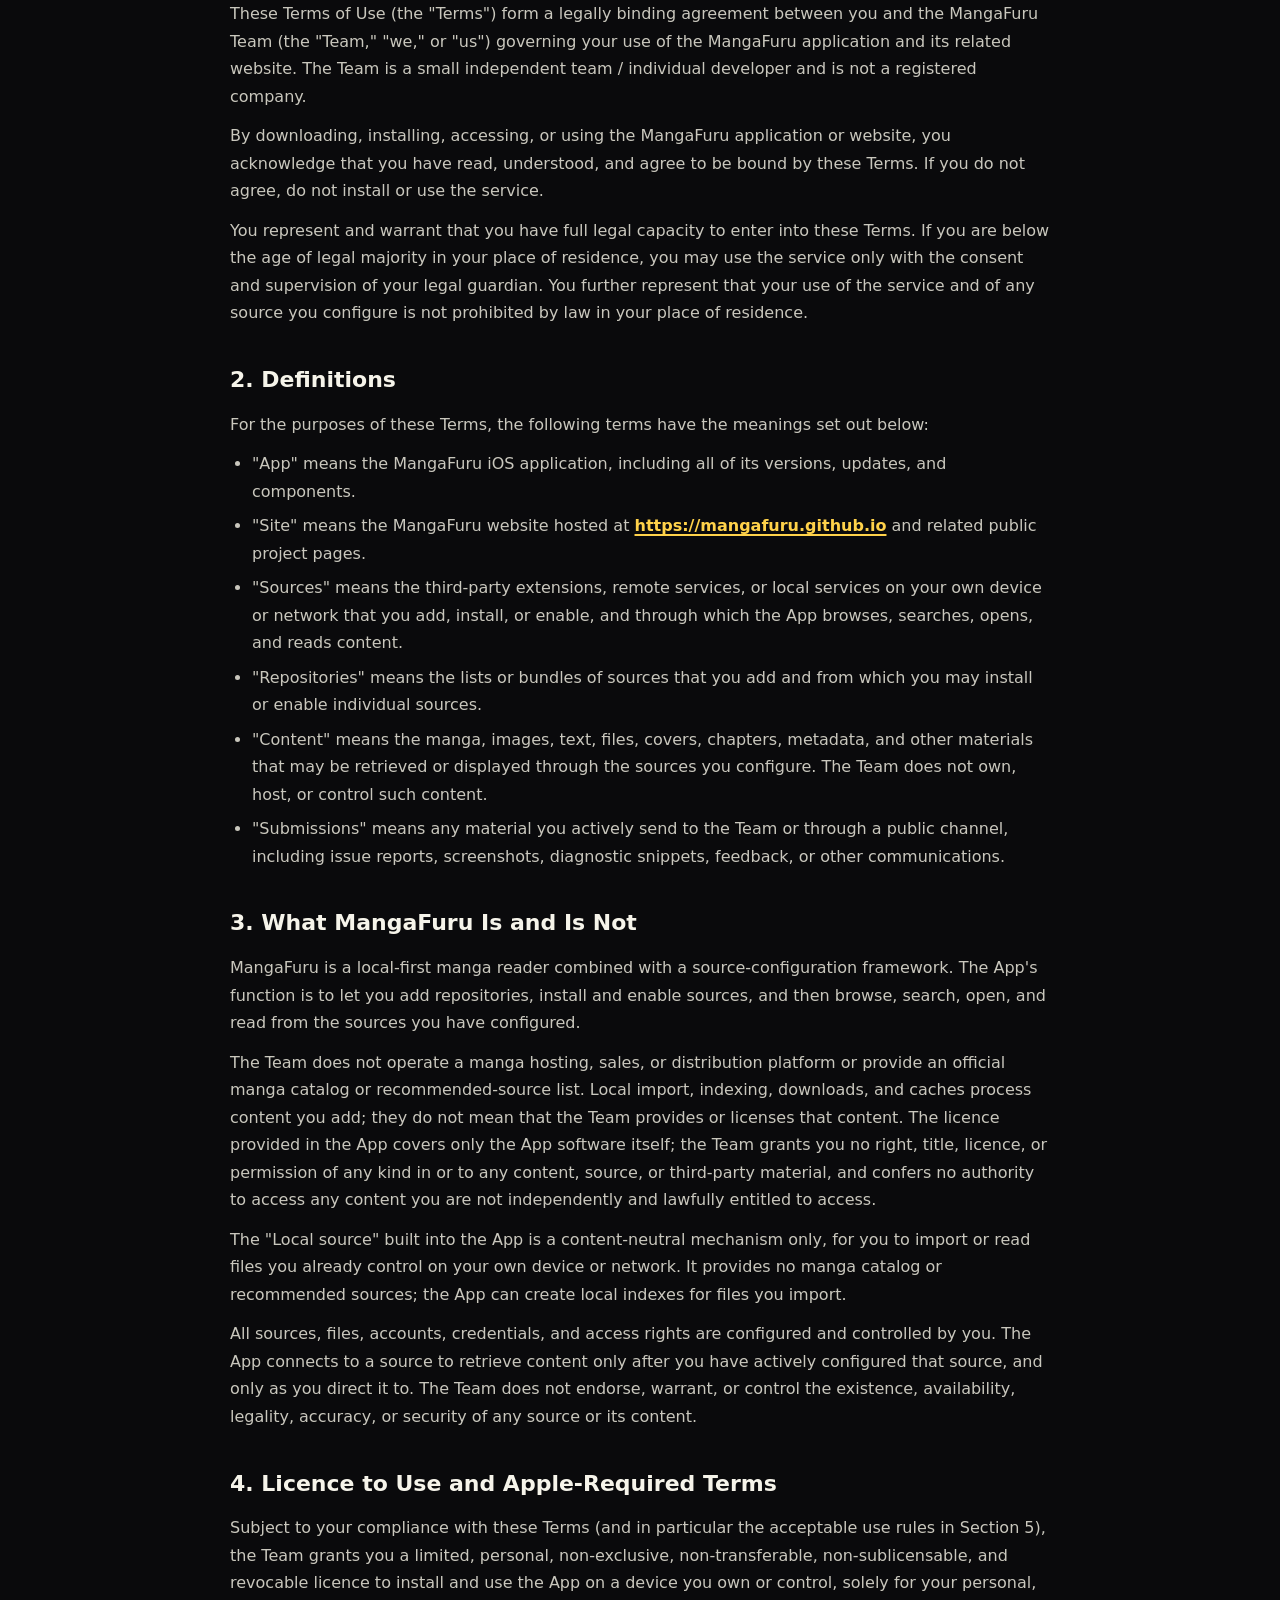
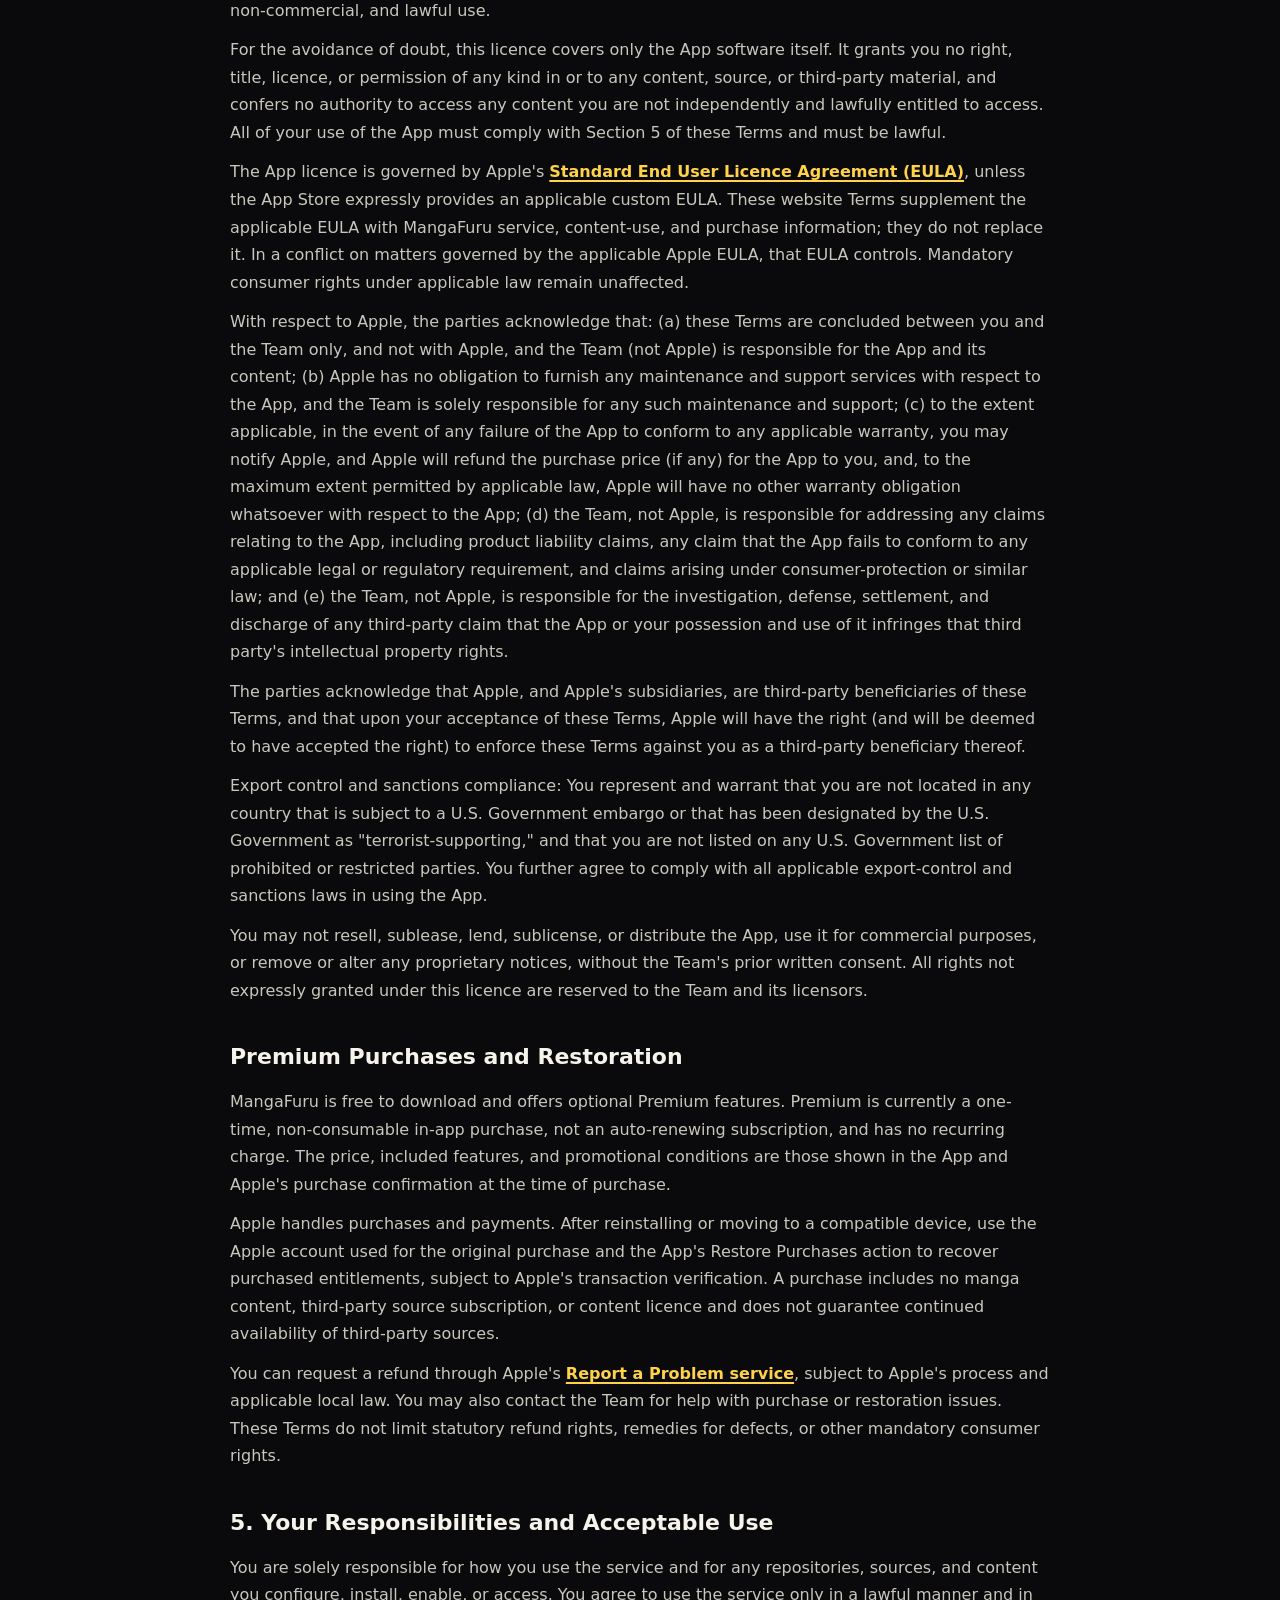
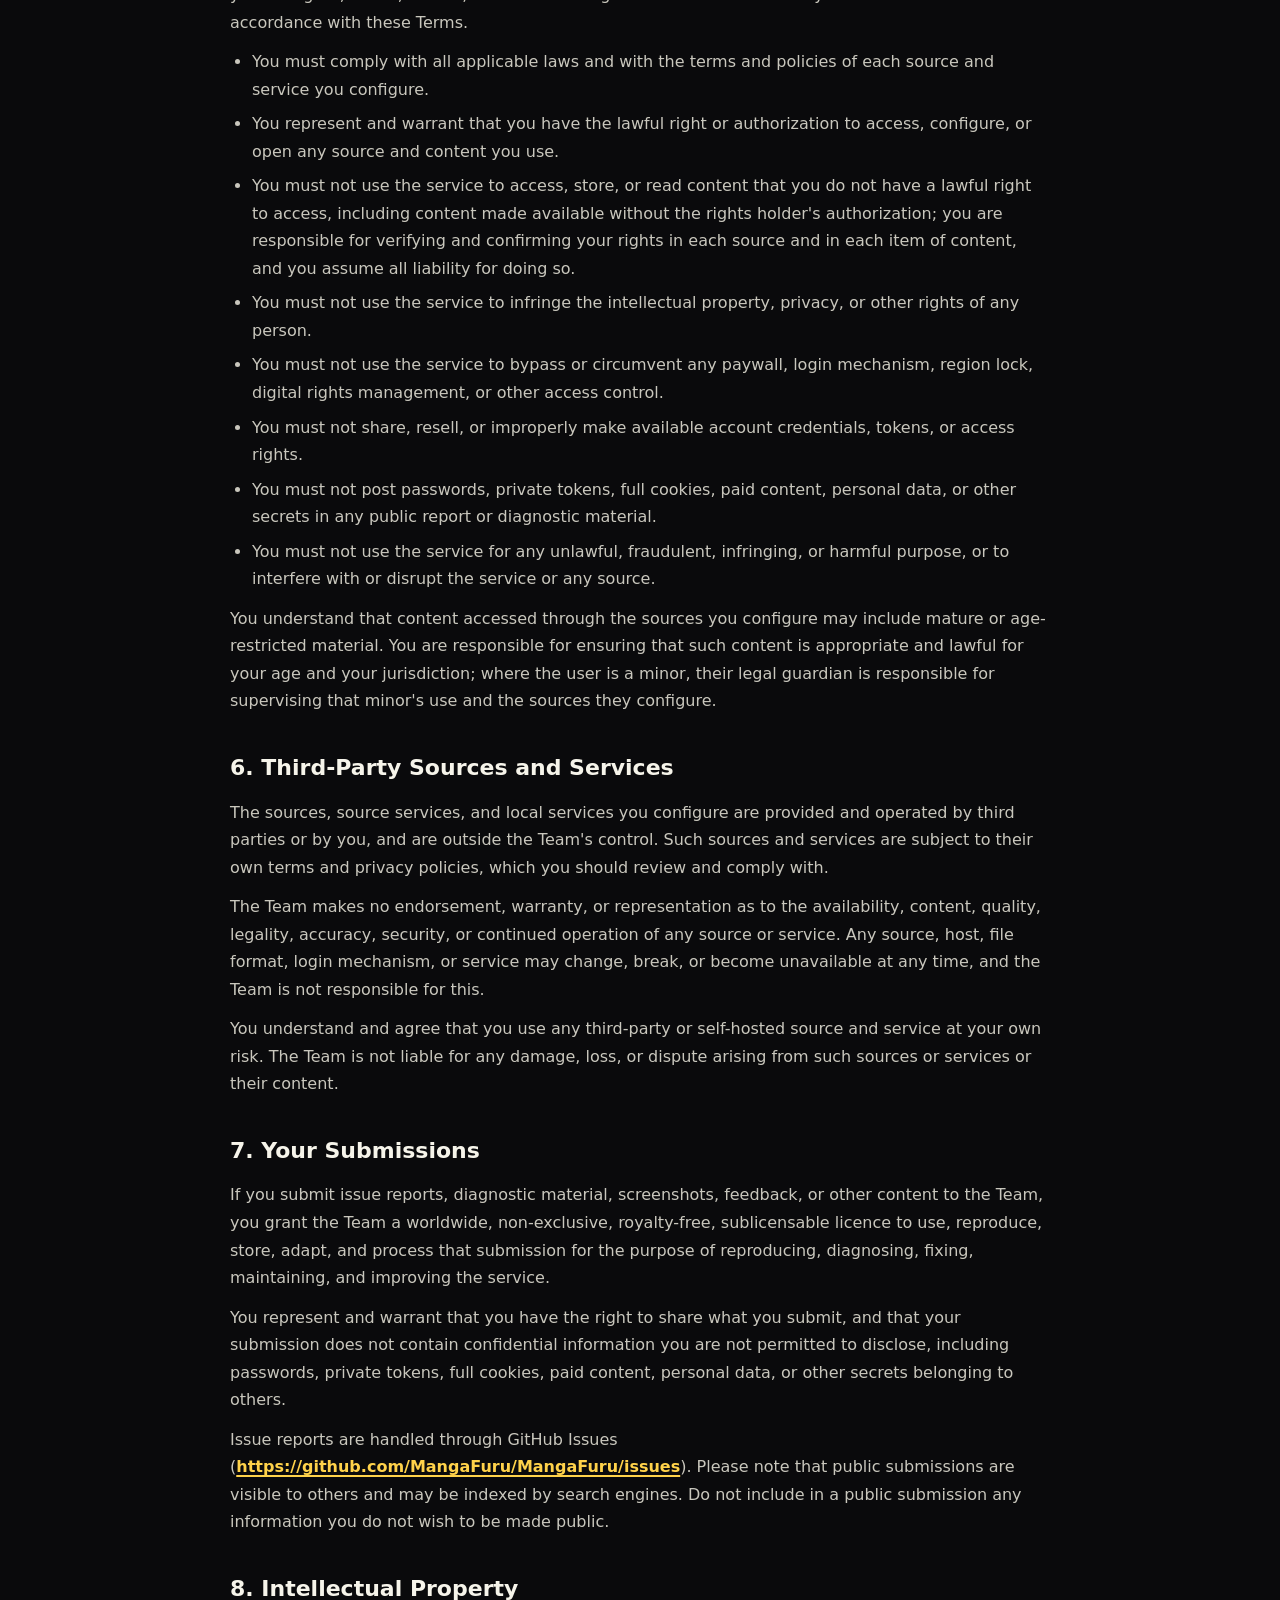
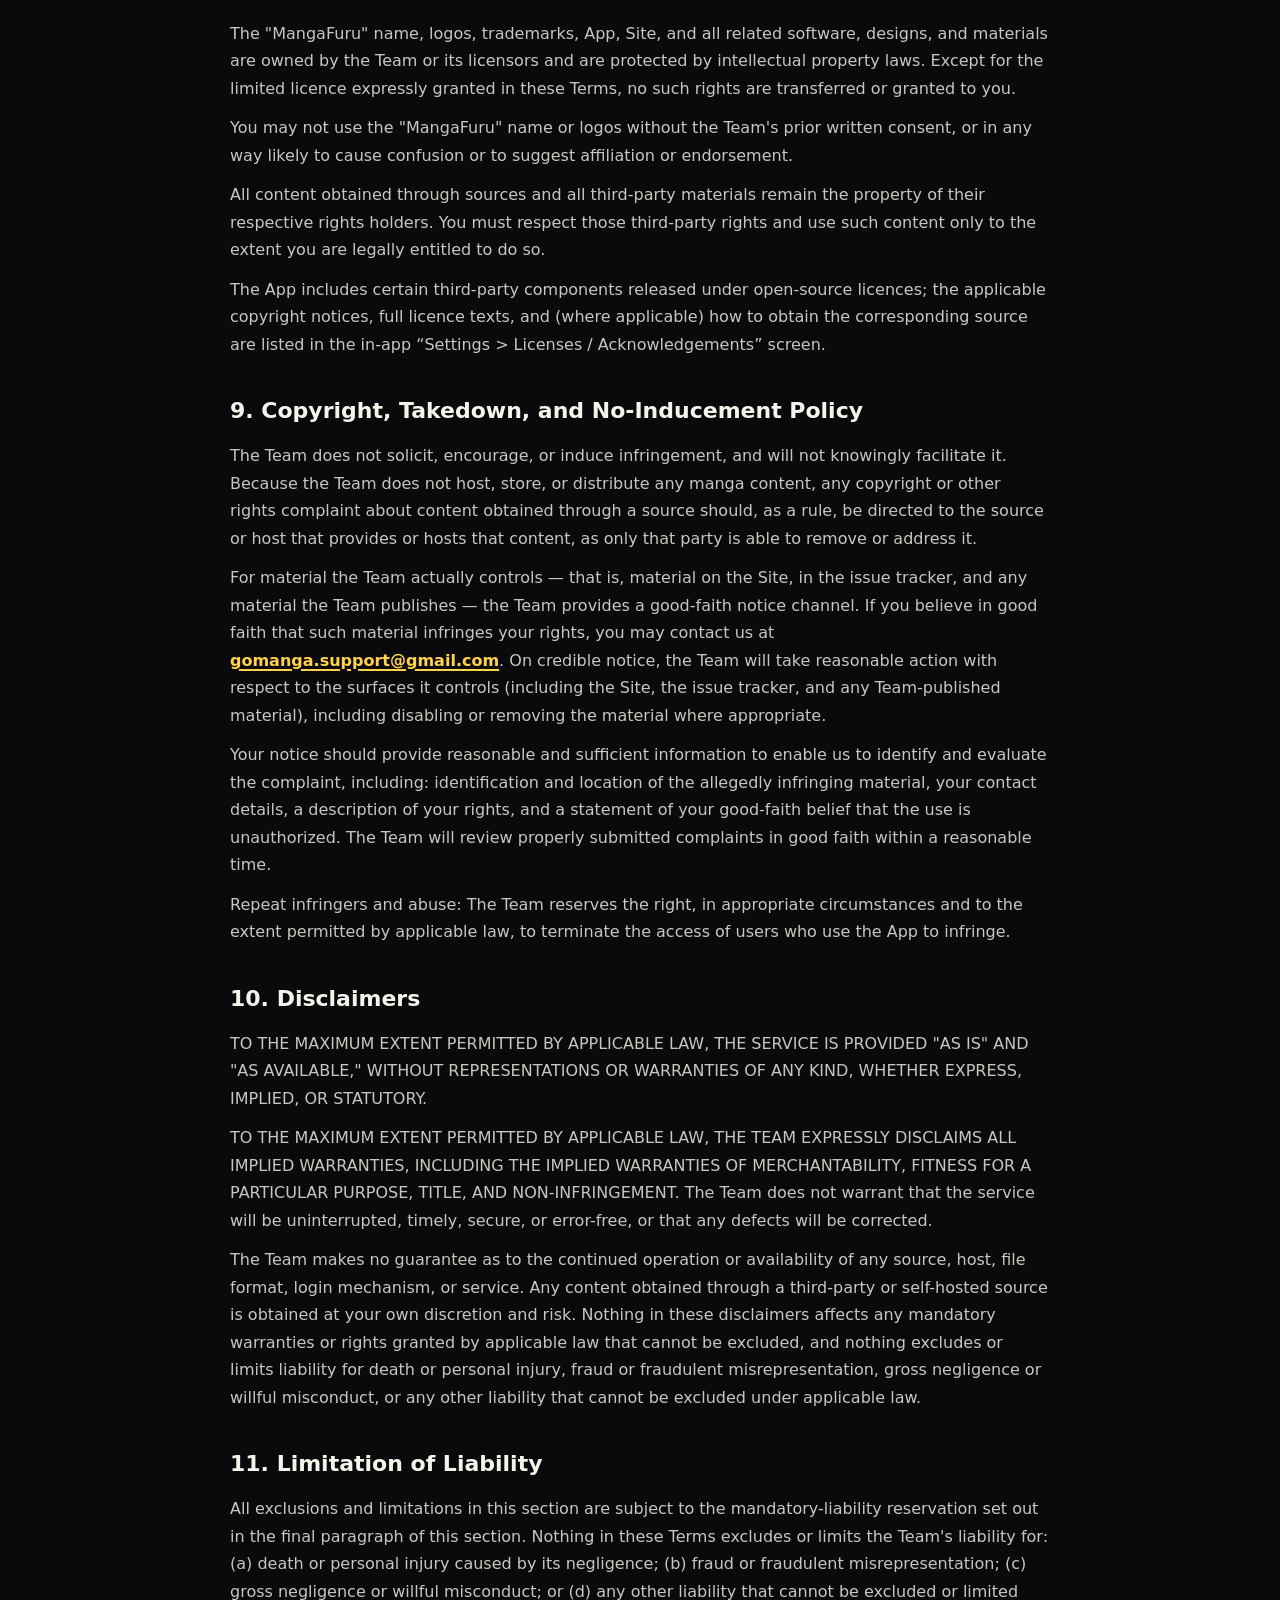
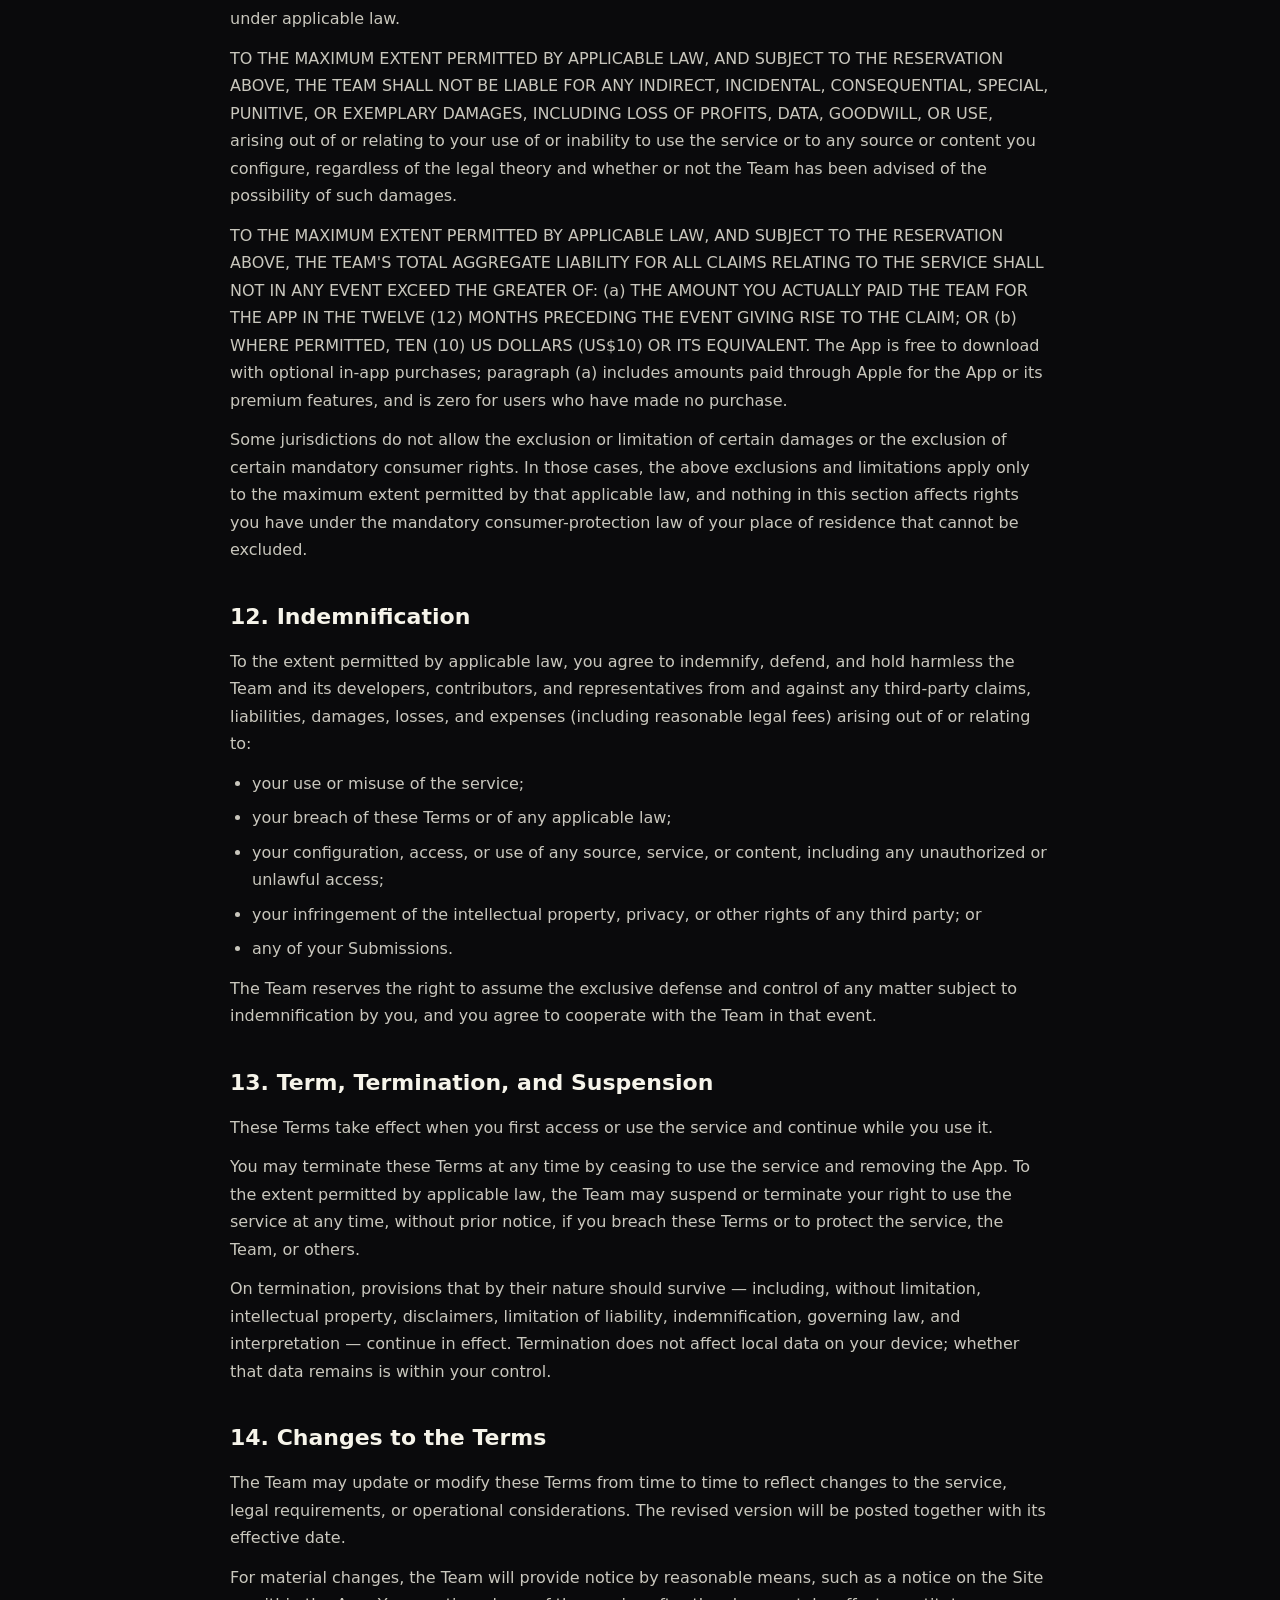
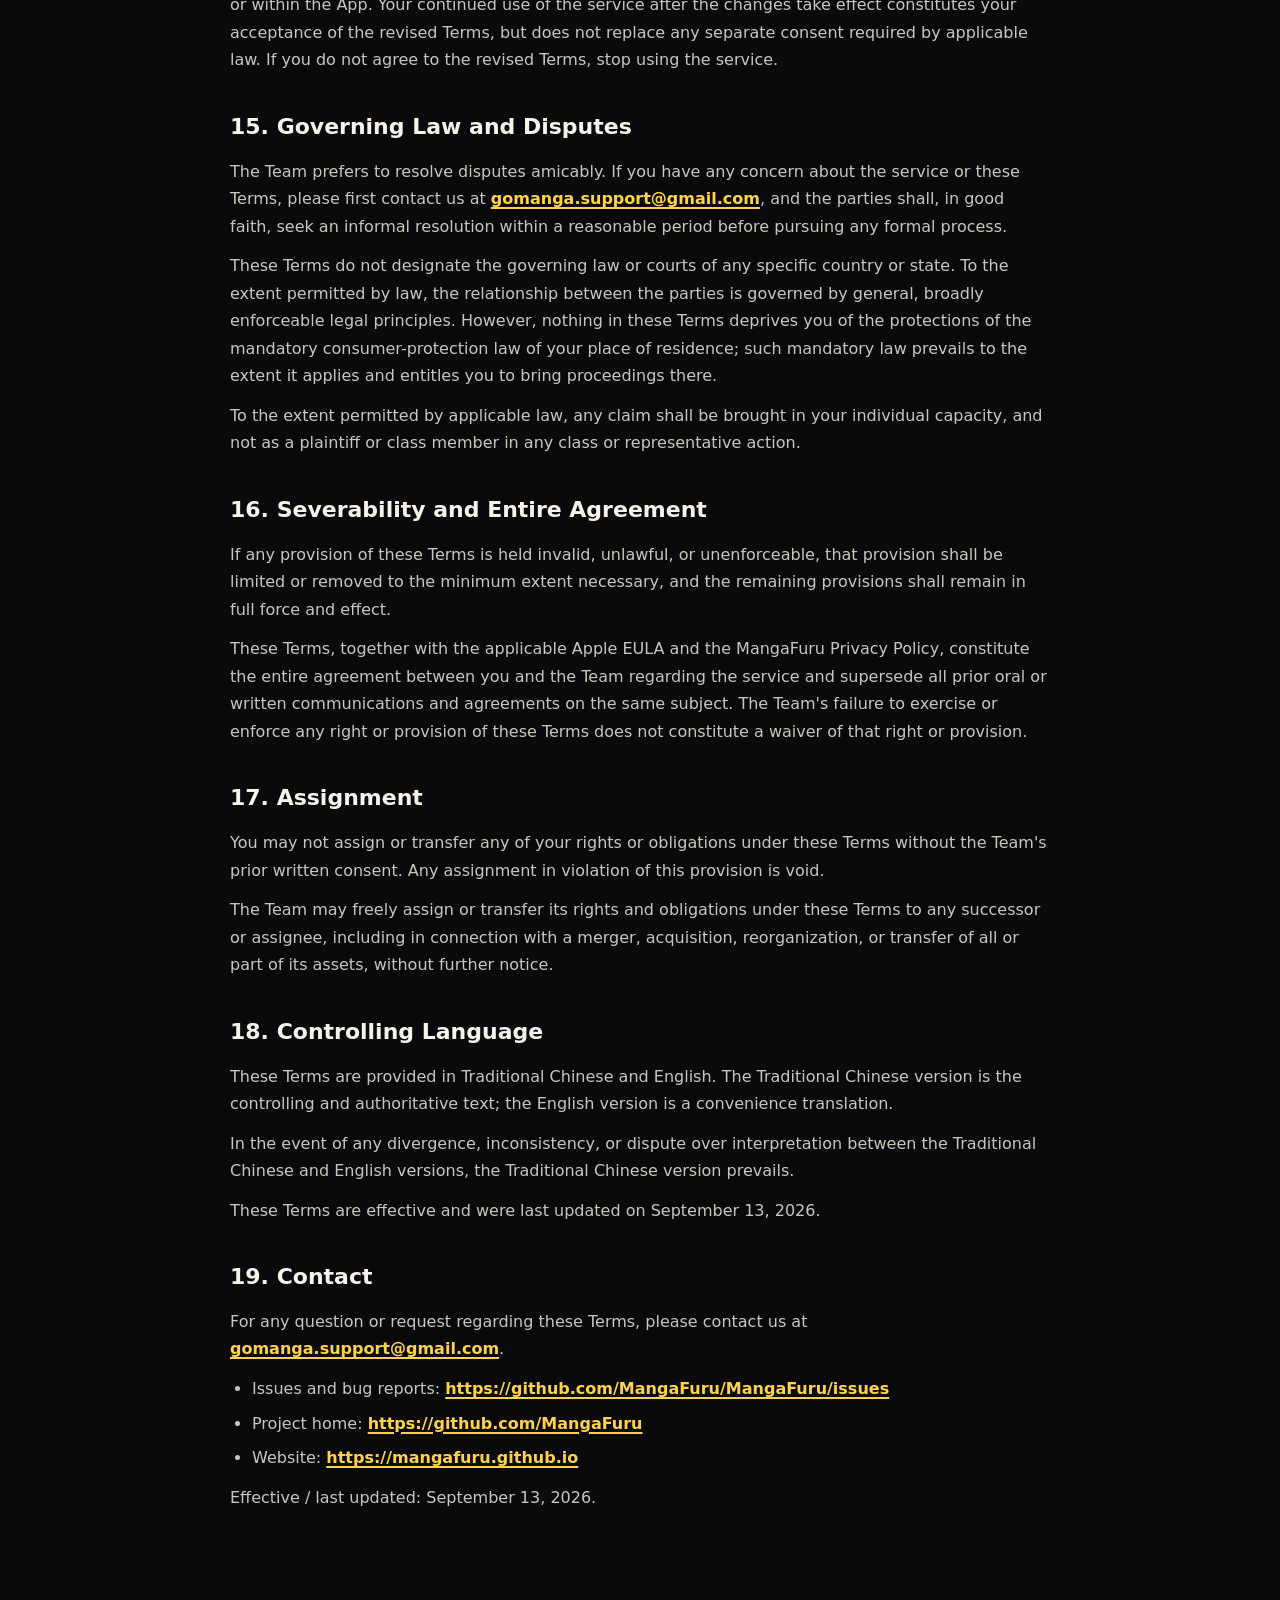
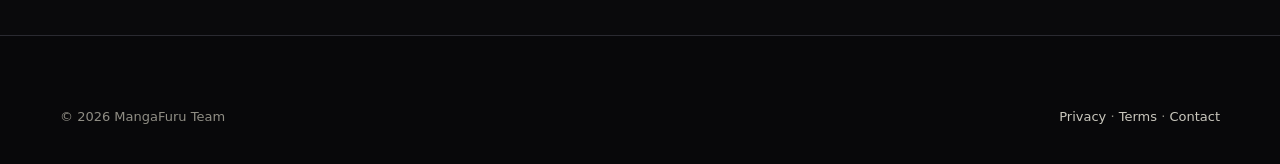
<file: terms.html>
<!doctype html>
<html lang="zh-Hant"
  data-title-zh="使用條款 | MangaFuru"
  data-title-en="Terms of Use | MangaFuru"
  data-desc-zh="MangaFuru 使用條款：服務定位、來源責任、內容權利、問題回報、免責聲明與責任限制。"
  data-desc-en="MangaFuru Terms of Use: what the service is, source responsibility, content rights, reporting, disclaimers, and limitation of liability.">
<head>
  <meta charset="utf-8">
  <meta name="viewport" content="width=device-width, initial-scale=1">
  <title>使用條款 | MangaFuru</title>
  <meta name="description" content="MangaFuru 使用條款：服務定位、來源責任、內容權利、問題回報、免責聲明與責任限制。">
  <link rel="canonical" href="https://mangafuru.github.io/terms.html">
  <meta property="og:title" content="MangaFuru 使用條款">
  <meta property="og:site_name" content="MangaFuru">
  <meta property="og:url" content="https://mangafuru.github.io/terms.html">
  <meta property="og:image" content="https://mangafuru.github.io/assets/social-mangafuru.png">
  <meta name="twitter:card" content="summary">
  <meta name="theme-color" content="#0a0a0c">
  <link rel="icon" href="assets/app-icon.png">
  <link rel="stylesheet" href="assets/styles.css">
</head>
<body class="doc-page">
  <header class="site-header">
    <div class="wrap header-inner">
      <a class="brand" href="/" aria-label="MangaFuru">
        <img src="assets/app-icon.png" alt="" width="38" height="38">
        <span>MangaFuru</span>
      </a>
      <nav class="nav" aria-label="Primary">
        <a href="getting-started.html"><span data-t="zh">指南</span><span data-t="en">Guides</span></a>
        <a href="faq.html">FAQ</a>
        <a href="support.html"><span data-t="zh">回報問題</span><span data-t="en">Report</span></a>
        <a href="privacy.html"><span data-t="zh">隱私</span><span data-t="en">Privacy</span></a>
        <a aria-current="page" href="terms.html"><span data-t="zh">條款</span><span data-t="en">Terms</span></a>
        <a class="nav-download" href="https://apps.apple.com/us/app/mangafuru/id6786539287" rel="noopener"><span data-t="zh">下載</span><span data-t="en">Download</span></a>
      </nav>
      <div class="lang-toggle" role="group" aria-label="Language / 語言">
        <button type="button" data-lang-btn="zh" aria-pressed="true">中</button>
        <button type="button" data-lang-btn="en" aria-pressed="false">EN</button>
      </div>
    </div>
  </header>

  <section class="doc-hero">
    <div class="hero-speed" aria-hidden="true"></div>
    <div class="hero-halftone" aria-hidden="true"></div>
    <div class="doc-shell">
      <p class="kicker"><span data-t="zh">使用條款</span><span data-t="en">Terms of Use</span></p>
      <h1 class="doc-title"><span data-t="zh">MangaFuru 使用條款</span><span data-t="en">MangaFuru Terms of Use</span></h1>
      <p class="updated"><span data-t="zh">最後更新：2026 年 9 月 13 日</span><span data-t="en">Last updated: September 13, 2026</span></p>
    </div>
  </section>

  <main class="doc-shell doc-body">
    <div class="summary-card">
      <p data-t="zh">MangaFuru 是一款本機優先的 iOS 漫畫閱讀器，本團隊不經營漫畫託管、販售或散布平台，亦不提供官方漫畫目錄或來源推薦。App 可依您的操作匯入、儲存、下載、快取及索引您自行加入的內容。您透過新增「儲存庫」、安裝並啟用「來源」（第三方擴充功能、遠端服務或您自有裝置／網路上的本機服務）來瀏覽、搜尋及閱讀內容；所有來源、檔案、帳號、憑證與存取權限均由您自行設定與控制。本 App 所授予之授權僅及於 App 軟體本身，不就任何內容、來源或第三方素材授予您任何權利，亦不賦予您存取您本不得合法存取之內容的任何權限。您須自行負責所設定及存取之來源與內容的合法性與權利，包括不得用以存取未經權利人授權之內容，並須遵守適用法律及各來源自身的條款。本機優先不表示所有資料都不會離開裝置：來源連線、您啟用的 iCloud 備份或匯出、預設開啟且可關閉的分析與診斷，以及問題回報，都可能涉及外部資料處理；詳見<a href="privacy.html">隱私權政策</a>。請勿在公開回報中提交密碼、私密權杖、完整 Cookie、付費內容或個人資料。本服務以「現狀」及「現有可用」基礎提供，責任在適用法律允許之最大範圍內受限；惟死亡或人身傷害、詐欺、重大過失或故意，以及依法不得排除之責任，均不在排除或限制之列，並保留您居住地強制性消費者保護法所賦予之權利。繁體中文版為準據版本，英文版僅供參考。</p>
      <p data-t="en">MangaFuru is a local-first iOS manga reader. The Team does not operate a manga hosting, sales, or distribution platform or provide an official manga catalog or source recommendations. The App can import, store, download, cache, and index content you add, in response to your actions. You browse, search, and read content by adding "Repositories" and installing and enabling "Sources" (third-party extensions, remote services, or local services on your own device or network); all sources, files, accounts, credentials, and access rights are configured and controlled by you. The licence granted in the App covers only the App software itself; it grants you no rights in any content, source, or third-party material, and confers no authority to access content you are not independently and lawfully entitled to access. You are solely responsible for the legality and rights of whatever sources and content you configure and access, including not using the App to access content made available without the rights holder's authorization, and for complying with applicable law and each source's own terms. Local-first does not mean that no data leaves your device: source connections, iCloud backups or exports you enable, default-on analytics and diagnostics that you can disable, and issue reports may involve external processing. See the <a href="privacy.html">Privacy Policy</a>. Do not submit passwords, private tokens, full cookies, paid content, or personal data in public reports. The service is provided "AS IS" and "AS AVAILABLE," and liability is limited to the maximum extent permitted by applicable law; however, liability for death or personal injury, fraud, gross negligence or willful misconduct, and any liability that cannot be excluded under law, is not excluded or limited, and the mandatory consumer-protection rights of your place of residence are preserved. The Traditional Chinese version is the controlling text; the English version is a convenience translation.</p>
    </div>

    <div class="doc-note">
      <span data-t="zh"><strong>說明：</strong>本文件同時涵蓋 MangaFuru App、官方網站與透過 GitHub Issues 進行的問題回報。繁體中文版為準據且具拘束力之版本，英文版僅供參考翻譯。</span>
      <span data-t="en"><strong>Note:</strong> this document covers the MangaFuru app, the official website, and issue reporting via GitHub Issues. The Traditional Chinese version is the controlling, binding text; the English version is a convenience translation.</span>
    </div>

    <nav class="toc" aria-label="Terms contents">
      <h2><span data-t="zh">目錄</span><span data-t="en">Contents</span></h2>
      <ol>
          <li><a href="#sec-1"><span data-t="zh">1. 接受條款與資格</span><span data-t="en">1. Acceptance and Eligibility</span></a></li>
          <li><a href="#sec-2"><span data-t="zh">2. 定義</span><span data-t="en">2. Definitions</span></a></li>
          <li><a href="#sec-3"><span data-t="zh">3. MangaFuru 是什麼、不是什麼</span><span data-t="en">3. What MangaFuru Is and Is Not</span></a></li>
          <li><a href="#sec-4"><span data-t="zh">4. 使用授權與 Apple 相關條款</span><span data-t="en">4. Licence to Use and Apple-Required Terms</span></a></li>
          <li><a href="#premium"><span data-t="zh">Premium 購買與還原</span><span data-t="en">Premium Purchases and Restoration</span></a></li>
          <li><a href="#sec-5"><span data-t="zh">5. 您的責任與可接受使用</span><span data-t="en">5. Your Responsibilities and Acceptable Use</span></a></li>
          <li><a href="#sec-6"><span data-t="zh">6. 第三方來源與服務</span><span data-t="en">6. Third-Party Sources and Services</span></a></li>
          <li><a href="#sec-7"><span data-t="zh">7. 您的提交內容</span><span data-t="en">7. Your Submissions</span></a></li>
          <li><a href="#sec-8"><span data-t="zh">8. 智慧財產權</span><span data-t="en">8. Intellectual Property</span></a></li>
          <li><a href="#sec-9"><span data-t="zh">9. 著作權、通知移除與反誘導政策</span><span data-t="en">9. Copyright, Takedown, and No-Inducement Policy</span></a></li>
          <li><a href="#sec-10"><span data-t="zh">10. 免責聲明</span><span data-t="en">10. Disclaimers</span></a></li>
          <li><a href="#sec-11"><span data-t="zh">11. 責任限制</span><span data-t="en">11. Limitation of Liability</span></a></li>
          <li><a href="#sec-12"><span data-t="zh">12. 補償</span><span data-t="en">12. Indemnification</span></a></li>
          <li><a href="#sec-13"><span data-t="zh">13. 期間、終止與暫停</span><span data-t="en">13. Term, Termination, and Suspension</span></a></li>
          <li><a href="#sec-14"><span data-t="zh">14. 條款之變更</span><span data-t="en">14. Changes to the Terms</span></a></li>
          <li><a href="#sec-15"><span data-t="zh">15. 準據法與爭議解決</span><span data-t="en">15. Governing Law and Disputes</span></a></li>
          <li><a href="#sec-16"><span data-t="zh">16. 可分割性與完整合意</span><span data-t="en">16. Severability and Entire Agreement</span></a></li>
          <li><a href="#sec-17"><span data-t="zh">17. 權利讓與</span><span data-t="en">17. Assignment</span></a></li>
          <li><a href="#sec-18"><span data-t="zh">18. 準據語言聲明</span><span data-t="en">18. Controlling Language</span></a></li>
          <li><a href="#sec-19"><span data-t="zh">19. 聯絡方式</span><span data-t="en">19. Contact</span></a></li>
      </ol>
    </nav>

      <section id="sec-1">
        <h2><span data-t="zh">1. 接受條款與資格</span><span data-t="en">1. Acceptance and Eligibility</span></h2>
        <div data-t="zh">
      <p>本使用條款（下稱「本條款」）為您與 MangaFuru 團隊（下稱「本團隊」、「我們」）之間就 MangaFuru 應用程式與相關網站之使用所訂立的具法律拘束力之協議。本團隊為一個獨立的小型團隊／個人開發者，並非註冊公司。</p>
      <p>下載、安裝、存取或使用 MangaFuru 應用程式或網站，即表示您已閱讀、瞭解並同意接受本條款之拘束。若您不同意本條款，請勿安裝或使用本服務。</p>
      <p>您聲明並保證您具有完全行為能力以締結本條款。若您未達您居住地之法定成年年齡，您須在其法定監護人之同意與監督下，方得使用本服務。您並聲明，在您居住地，您使用本服務及您所設定之來源並未受到法律禁止。</p>
        </div>
        <div data-t="en">
      <p>These Terms of Use (the "Terms") form a legally binding agreement between you and the MangaFuru Team (the "Team," "we," or "us") governing your use of the MangaFuru application and its related website. The Team is a small independent team / individual developer and is not a registered company.</p>
      <p>By downloading, installing, accessing, or using the MangaFuru application or website, you acknowledge that you have read, understood, and agree to be bound by these Terms. If you do not agree, do not install or use the service.</p>
      <p>You represent and warrant that you have full legal capacity to enter into these Terms. If you are below the age of legal majority in your place of residence, you may use the service only with the consent and supervision of your legal guardian. You further represent that your use of the service and of any source you configure is not prohibited by law in your place of residence.</p>
        </div>
      </section>

      <section id="sec-2">
        <h2><span data-t="zh">2. 定義</span><span data-t="en">2. Definitions</span></h2>
        <div data-t="zh">
      <p>為本條款之目的，下列詞語具有以下涵義：</p>
      <ul>
        <li>「App」（應用程式）：指 MangaFuru iOS 應用程式，包含其所有版本、更新與元件。</li>
        <li>「Site」（網站）：指託管於 <a href="https://mangafuru.github.io" rel="noopener">https://mangafuru.github.io</a> 的 MangaFuru 網站，以及相關之公開專案頁面。</li>
        <li>「Sources」（來源）：指由您新增、安裝或啟用的第三方擴充功能、遠端服務，或位於您自有裝置或網路上的本機服務，App 透過這些來源瀏覽、搜尋、開啟並閱讀內容。</li>
        <li>「Repositories」（儲存庫）：指由您新增之來源清單或來源套件之集合，您可由其中安裝或啟用個別來源。</li>
        <li>「Content」（內容）：指可透過您所設定之來源取得或顯示的漫畫、圖像、文字、檔案、封面、章節、中繼資料及其他素材。本團隊並不擁有、託管或控制此類內容。</li>
        <li>「Submissions」（提交內容）：指您主動向本團隊或透過公開管道提交的任何資料，包括問題回報、截圖、診斷片段、意見回饋或其他訊息。</li>
      </ul>
        </div>
        <div data-t="en">
      <p>For the purposes of these Terms, the following terms have the meanings set out below:</p>
      <ul>
        <li>"App" means the MangaFuru iOS application, including all of its versions, updates, and components.</li>
        <li>"Site" means the MangaFuru website hosted at <a href="https://mangafuru.github.io" rel="noopener">https://mangafuru.github.io</a> and related public project pages.</li>
        <li>"Sources" means the third-party extensions, remote services, or local services on your own device or network that you add, install, or enable, and through which the App browses, searches, opens, and reads content.</li>
        <li>"Repositories" means the lists or bundles of sources that you add and from which you may install or enable individual sources.</li>
        <li>"Content" means the manga, images, text, files, covers, chapters, metadata, and other materials that may be retrieved or displayed through the sources you configure. The Team does not own, host, or control such content.</li>
        <li>"Submissions" means any material you actively send to the Team or through a public channel, including issue reports, screenshots, diagnostic snippets, feedback, or other communications.</li>
      </ul>
        </div>
      </section>

      <section id="sec-3">
        <h2><span data-t="zh">3. MangaFuru 是什麼、不是什麼</span><span data-t="en">3. What MangaFuru Is and Is Not</span></h2>
        <div data-t="zh">
      <p>MangaFuru 是一款本機優先的漫畫閱讀器，並結合一套來源設定框架。App 本身的功能在於：讓您新增儲存庫、安裝並啟用來源，並就您所設定的那些來源進行瀏覽、搜尋、開啟與閱讀。</p>
      <p>本團隊不經營漫畫託管、販售或散布平台，不提供官方漫畫目錄或推薦來源清單。App 提供的本機匯入、索引、下載與快取，是為了處理您自行加入的內容，不代表本團隊提供或授權該內容。本 App 所提供之授權僅及於 App 軟體本身；本團隊不就任何內容、來源或第三方素材，授予您任何權利、所有權、授權或許可，亦不賦予您存取任何您本不得獨立且合法存取之內容的權限。</p>
      <p>本 App 所內建之「本機來源」（Local source）僅為一項內容中立之機制，供您匯入或閱讀您於自有裝置或網路上已自行控制之檔案；該機制不提供漫畫目錄或推薦來源；App 可為您匯入的檔案建立本機索引。</p>
      <p>所有來源、檔案、帳號、憑證及存取權限，皆由您自行設定並控制。App 僅在您主動設定來源後，方會依您之指示連線至該等來源以取得內容。本團隊對於任何來源或其內容之存在、可用性、合法性、正確性或安全性，不作任何形式之背書、保證或控制。</p>
        </div>
        <div data-t="en">
      <p>MangaFuru is a local-first manga reader combined with a source-configuration framework. The App's function is to let you add repositories, install and enable sources, and then browse, search, open, and read from the sources you have configured.</p>
      <p>The Team does not operate a manga hosting, sales, or distribution platform or provide an official manga catalog or recommended-source list. Local import, indexing, downloads, and caches process content you add; they do not mean that the Team provides or licenses that content. The licence provided in the App covers only the App software itself; the Team grants you no right, title, licence, or permission of any kind in or to any content, source, or third-party material, and confers no authority to access any content you are not independently and lawfully entitled to access.</p>
      <p>The "Local source" built into the App is a content-neutral mechanism only, for you to import or read files you already control on your own device or network. It provides no manga catalog or recommended sources; the App can create local indexes for files you import.</p>
      <p>All sources, files, accounts, credentials, and access rights are configured and controlled by you. The App connects to a source to retrieve content only after you have actively configured that source, and only as you direct it to. The Team does not endorse, warrant, or control the existence, availability, legality, accuracy, or security of any source or its content.</p>
        </div>
      </section>

      <section id="sec-4">
        <h2><span data-t="zh">4. 使用授權與 Apple 相關條款</span><span data-t="en">4. Licence to Use and Apple-Required Terms</span></h2>
        <div data-t="zh">
      <p>在您遵守本條款（特別是第 5 條可接受使用）之前提下，本團隊授予您一項有限的、個人的、非專屬的、不可轉讓的、不可再授權的、且可撤銷的授權，僅供您在您所擁有或控制之裝置上，為個人非商業且合法之目的安裝並使用本 App。</p>
      <p>為免疑義，本授權僅及於 App 軟體本身。本授權不就任何內容、來源或第三方素材授予您任何權利、所有權、授權或許可，亦不賦予您存取任何您本不得獨立且合法存取之內容的權限。您對本 App 之一切使用，均須符合本條款第 5 條，且須合法為之。</p>
      <p>本 App 透過 Apple App Store 散布。App 授權適用 Apple 的<a href="https://www.apple.com/legal/internet-services/itunes/dev/stdeula/">標準最終使用者授權合約（EULA）</a>，除非 App Store 明確提供另行適用的自訂 EULA。本網站條款補充說明 MangaFuru 服務、內容使用與購買事項，不取代 Apple 適用的 EULA。如有衝突，就 Apple EULA 所規範之事項，以該 EULA 為準；適用法律下不可排除的消費者權利不受影響。</p>
      <p>關於 Apple 之 Apple-Required Terms，雙方確認下列事項：（a）本條款僅存在於您與本團隊之間，而非與 Apple 之間，且就本 App 及其內容應負責者為本團隊，而非 Apple；（b）Apple 並無就本 App 提供任何維護及支援服務之義務，相關維護與支援概由本團隊單獨負責；（c）於適用範圍內，若本 App 未能符合任何適用之保證，您得通知 Apple，Apple 將就該 App 退還您所支付之購買價金（如有），且在適用法律允許之最大範圍內，Apple 就該 App 不負任何其他保證義務；（d）對於任何因本 App 引起之請求，包括產品責任、本 App 未能符合任何適用法律或法規要求，以及依消費者保護或類似法律所生之請求，應負責者為本團隊（而非 Apple）；（e）對於任何第三方主張本 App 或您對本 App 之持有與使用侵害其智慧財產權之請求，其調查、抗辯、和解與了結概由本團隊（而非 Apple）負責。</p>
      <p>雙方確認，Apple 及 Apple 之子公司為本條款之第三方受益人，且於您接受本條款時，Apple 即有權（並視為已接受該等執行權利）以第三方受益人之身分對您執行本條款。</p>
      <p>出口管制與制裁遵循：您聲明並保證，您並非位於任何受美國政府禁運或被指定為「支持恐怖主義」之國家／地區，且未列名於任何美國政府之禁止或受限當事人名單。您並同意，於使用本 App 時遵守所有適用之出口管制及制裁法律。</p>
      <p>未經本團隊事前書面同意，您不得轉售、轉租、出借、再授權、散布本 App，或將其用於商業目的，亦不得移除或變更任何專屬權利聲明。本授權項下未明文授予之一切權利，均由本團隊及其授權人保留。</p>
        </div>
        <div data-t="en">
      <p>Subject to your compliance with these Terms (and in particular the acceptable use rules in Section 5), the Team grants you a limited, personal, non-exclusive, non-transferable, non-sublicensable, and revocable licence to install and use the App on a device you own or control, solely for your personal, non-commercial, and lawful use.</p>
      <p>For the avoidance of doubt, this licence covers only the App software itself. It grants you no right, title, licence, or permission of any kind in or to any content, source, or third-party material, and confers no authority to access any content you are not independently and lawfully entitled to access. All of your use of the App must comply with Section 5 of these Terms and must be lawful.</p>
      <p>The App licence is governed by Apple's <a href="https://www.apple.com/legal/internet-services/itunes/dev/stdeula/">Standard End User Licence Agreement (EULA)</a>, unless the App Store expressly provides an applicable custom EULA. These website Terms supplement the applicable EULA with MangaFuru service, content-use, and purchase information; they do not replace it. In a conflict on matters governed by the applicable Apple EULA, that EULA controls. Mandatory consumer rights under applicable law remain unaffected.</p>
      <p>With respect to Apple, the parties acknowledge that: (a) these Terms are concluded between you and the Team only, and not with Apple, and the Team (not Apple) is responsible for the App and its content; (b) Apple has no obligation to furnish any maintenance and support services with respect to the App, and the Team is solely responsible for any such maintenance and support; (c) to the extent applicable, in the event of any failure of the App to conform to any applicable warranty, you may notify Apple, and Apple will refund the purchase price (if any) for the App to you, and, to the maximum extent permitted by applicable law, Apple will have no other warranty obligation whatsoever with respect to the App; (d) the Team, not Apple, is responsible for addressing any claims relating to the App, including product liability claims, any claim that the App fails to conform to any applicable legal or regulatory requirement, and claims arising under consumer-protection or similar law; and (e) the Team, not Apple, is responsible for the investigation, defense, settlement, and discharge of any third-party claim that the App or your possession and use of it infringes that third party's intellectual property rights.</p>
      <p>The parties acknowledge that Apple, and Apple's subsidiaries, are third-party beneficiaries of these Terms, and that upon your acceptance of these Terms, Apple will have the right (and will be deemed to have accepted the right) to enforce these Terms against you as a third-party beneficiary thereof.</p>
      <p>Export control and sanctions compliance: You represent and warrant that you are not located in any country that is subject to a U.S. Government embargo or that has been designated by the U.S. Government as "terrorist-supporting," and that you are not listed on any U.S. Government list of prohibited or restricted parties. You further agree to comply with all applicable export-control and sanctions laws in using the App.</p>
      <p>You may not resell, sublease, lend, sublicense, or distribute the App, use it for commercial purposes, or remove or alter any proprietary notices, without the Team's prior written consent. All rights not expressly granted under this licence are reserved to the Team and its licensors.</p>
        </div>
      </section>

      <section id="premium">
        <h2><span data-t="zh">Premium 購買與還原</span><span data-t="en">Premium Purchases and Restoration</span></h2>
        <div data-t="zh">
          <p>MangaFuru 可免費下載，並提供選購的 Premium 進階功能。目前 Premium 為一次購買、非消耗型的 App 內購買項目，不是自動續訂訂閱，不會定期收費。價格、所含功能及優惠條件以您購買時的 App 與 Apple 購買確認畫面為準。</p>
          <p>購買與付款由 Apple 處理。重新安裝或更換相容裝置後，可使用原購買的 Apple 帳號，透過 App 的「還原購買」恢復已購權益；可還原狀態以 Apple 的交易驗證結果為準。購買不包含漫畫內容、第三方來源訂閱或任何內容授權，也不保證第三方來源持續可用。</p>
          <p>退款可透過 Apple 的<a href="https://reportaproblem.apple.com/">問題回報服務</a>提出，適用 Apple 的處理流程與所在地法律。購買或還原遇到問題，也可聯絡本團隊協助。本條款不限制您的法定退款、瑕疵救濟或其他不可排除的消費者權利。</p>
        </div>
        <div data-t="en">
          <p>MangaFuru is free to download and offers optional Premium features. Premium is currently a one-time, non-consumable in-app purchase, not an auto-renewing subscription, and has no recurring charge. The price, included features, and promotional conditions are those shown in the App and Apple's purchase confirmation at the time of purchase.</p>
          <p>Apple handles purchases and payments. After reinstalling or moving to a compatible device, use the Apple account used for the original purchase and the App's Restore Purchases action to recover purchased entitlements, subject to Apple's transaction verification. A purchase includes no manga content, third-party source subscription, or content licence and does not guarantee continued availability of third-party sources.</p>
          <p>You can request a refund through Apple's <a href="https://reportaproblem.apple.com/">Report a Problem service</a>, subject to Apple's process and applicable local law. You may also contact the Team for help with purchase or restoration issues. These Terms do not limit statutory refund rights, remedies for defects, or other mandatory consumer rights.</p>
        </div>
      </section>

      <section id="sec-5">
        <h2><span data-t="zh">5. 您的責任與可接受使用</span><span data-t="en">5. Your Responsibilities and Acceptable Use</span></h2>
        <div data-t="zh">
      <p>您須對您使用本服務之方式，以及您所設定、安裝、啟用或存取之任何儲存庫、來源與內容，負完全責任。您同意僅以合法且符合本條款之方式使用本服務。</p>
      <ul>
        <li>您應遵守所有適用法律，並遵守您所設定之每一來源及服務自身之條款與政策。</li>
        <li>您聲明並保證，對於您所設定、存取或開啟之任何來源與內容，您具有合法之權利或授權。</li>
        <li>您不得利用本服務存取、儲存或閱讀您不具合法存取權利之內容，包括未經權利人授權而被提供之內容；您須自行負責於每一來源及每一項內容上查證並確認您之權利，並就此承擔一切責任。</li>
        <li>您不得利用本服務侵害任何人之智慧財產權、隱私權或其他權利。</li>
        <li>您不得利用本服務規避或破解任何付費牆、登入機制、地區限制、數位版權管理或其他存取控制措施。</li>
        <li>您不得分享、轉售或不當提供帳號憑證、權杖或存取權限。</li>
        <li>您不得在任何公開回報或診斷資料中張貼密碼、私密權杖、完整 Cookie、付費內容、個人資料或其他機密資訊。</li>
        <li>您不得利用本服務從事任何不法、詐欺、侵權或具危害性之行為，亦不得干擾或破壞本服務或任何來源之正常運作。</li>
      </ul>
      <p>您瞭解，透過您所設定之來源所存取之內容，可能包含成人或受年齡限制之素材。您須自行負責確保該等內容對您之年齡及您所在法域而言屬適當且合法；若使用者為未成年人，其法定監護人應負責監督該未成年人之使用及其所設定之來源。</p>
        </div>
        <div data-t="en">
      <p>You are solely responsible for how you use the service and for any repositories, sources, and content you configure, install, enable, or access. You agree to use the service only in a lawful manner and in accordance with these Terms.</p>
      <ul>
        <li>You must comply with all applicable laws and with the terms and policies of each source and service you configure.</li>
        <li>You represent and warrant that you have the lawful right or authorization to access, configure, or open any source and content you use.</li>
        <li>You must not use the service to access, store, or read content that you do not have a lawful right to access, including content made available without the rights holder's authorization; you are responsible for verifying and confirming your rights in each source and in each item of content, and you assume all liability for doing so.</li>
        <li>You must not use the service to infringe the intellectual property, privacy, or other rights of any person.</li>
        <li>You must not use the service to bypass or circumvent any paywall, login mechanism, region lock, digital rights management, or other access control.</li>
        <li>You must not share, resell, or improperly make available account credentials, tokens, or access rights.</li>
        <li>You must not post passwords, private tokens, full cookies, paid content, personal data, or other secrets in any public report or diagnostic material.</li>
        <li>You must not use the service for any unlawful, fraudulent, infringing, or harmful purpose, or to interfere with or disrupt the service or any source.</li>
      </ul>
      <p>You understand that content accessed through the sources you configure may include mature or age-restricted material. You are responsible for ensuring that such content is appropriate and lawful for your age and your jurisdiction; where the user is a minor, their legal guardian is responsible for supervising that minor's use and the sources they configure.</p>
        </div>
      </section>

      <section id="sec-6">
        <h2><span data-t="zh">6. 第三方來源與服務</span><span data-t="en">6. Third-Party Sources and Services</span></h2>
        <div data-t="zh">
      <p>您所設定之來源、來源服務及本機服務，係由第三方或您自行提供與營運，並不在本團隊之控制範圍內。該等來源與服務適用其各自之條款與隱私政策，您應自行查閱並遵守。</p>
      <p>本團隊對任何來源或服務之可用性、內容、品質、合法性、正確性、安全性或持續運作，不作任何背書、保證或承諾。任何來源、主機、檔案格式、登入機制或服務隨時可能變更、失效或無法使用，本團隊對此不負任何責任。</p>
      <p>您瞭解並同意，您使用任何第三方或自架來源及服務之風險，由您自行承擔。本團隊對因該等來源或服務、或其內容所生之任何損害、損失或爭議，不負任何責任。</p>
        </div>
        <div data-t="en">
      <p>The sources, source services, and local services you configure are provided and operated by third parties or by you, and are outside the Team's control. Such sources and services are subject to their own terms and privacy policies, which you should review and comply with.</p>
      <p>The Team makes no endorsement, warranty, or representation as to the availability, content, quality, legality, accuracy, security, or continued operation of any source or service. Any source, host, file format, login mechanism, or service may change, break, or become unavailable at any time, and the Team is not responsible for this.</p>
      <p>You understand and agree that you use any third-party or self-hosted source and service at your own risk. The Team is not liable for any damage, loss, or dispute arising from such sources or services or their content.</p>
        </div>
      </section>

      <section id="sec-7">
        <h2><span data-t="zh">7. 您的提交內容</span><span data-t="en">7. Your Submissions</span></h2>
        <div data-t="zh">
      <p>若您向本團隊提交問題回報、診斷資料、截圖、意見回饋或其他內容，您即就該提交內容授予本團隊一項全球性、非專屬、免權利金、可再授權之授權，使本團隊得為重現、診斷、修正、維護及改善本服務之目的，而使用、重製、儲存、改作及處理該提交內容。</p>
      <p>您聲明並保證，您有權分享您所提交之內容，且該提交內容不含您無權揭露之機密資訊、密碼、私密權杖、完整 Cookie、付費內容、個人資料或其他他人之機密。</p>
      <p>問題回報係透過 GitHub Issues（<a href="https://github.com/MangaFuru/MangaFuru/issues" rel="noopener">https://github.com/MangaFuru/MangaFuru/issues</a>）進行。請注意：公開提交之內容對他人可見，並可能被搜尋引擎索引。請勿在公開提交中包含任何您不希望被公開之資訊。</p>
        </div>
        <div data-t="en">
      <p>If you submit issue reports, diagnostic material, screenshots, feedback, or other content to the Team, you grant the Team a worldwide, non-exclusive, royalty-free, sublicensable licence to use, reproduce, store, adapt, and process that submission for the purpose of reproducing, diagnosing, fixing, maintaining, and improving the service.</p>
      <p>You represent and warrant that you have the right to share what you submit, and that your submission does not contain confidential information you are not permitted to disclose, including passwords, private tokens, full cookies, paid content, personal data, or other secrets belonging to others.</p>
      <p>Issue reports are handled through GitHub Issues (<a href="https://github.com/MangaFuru/MangaFuru/issues" rel="noopener">https://github.com/MangaFuru/MangaFuru/issues</a>). Please note that public submissions are visible to others and may be indexed by search engines. Do not include in a public submission any information you do not wish to be made public.</p>
        </div>
      </section>

      <section id="sec-8">
        <h2><span data-t="zh">8. 智慧財產權</span><span data-t="en">8. Intellectual Property</span></h2>
        <div data-t="zh">
      <p>「MangaFuru」名稱、標誌、商標、App、網站及其所有相關之軟體、設計與素材，均屬本團隊或其授權人所有，並受智慧財產權法律保護。除本條款明文授予之有限授權外，本條款並未將任何該等權利移轉或授予予您。</p>
      <p>未經本團隊事前書面同意，您不得使用「MangaFuru」名稱或標誌，亦不得以可能造成混淆或暗示有關聯或經背書之方式使用之。</p>
      <p>透過來源取得之一切內容及第三方素材，其權利均屬其各自之權利人所有。您應尊重該等第三方之權利，並僅在您依法享有權利之範圍內使用該等內容。</p>
      <p>本 App 包含若干以開放原始碼授權條款釋出之第三方元件；相關著作權聲明、授權全文及（如適用）對應原始碼之取得方式，列示於 App 內「設定 &gt; 授權／致謝」畫面。</p>
        </div>
        <div data-t="en">
      <p>The "MangaFuru" name, logos, trademarks, App, Site, and all related software, designs, and materials are owned by the Team or its licensors and are protected by intellectual property laws. Except for the limited licence expressly granted in these Terms, no such rights are transferred or granted to you.</p>
      <p>You may not use the "MangaFuru" name or logos without the Team's prior written consent, or in any way likely to cause confusion or to suggest affiliation or endorsement.</p>
      <p>All content obtained through sources and all third-party materials remain the property of their respective rights holders. You must respect those third-party rights and use such content only to the extent you are legally entitled to do so.</p>
      <p>The App includes certain third-party components released under open-source licences; the applicable copyright notices, full licence texts, and (where applicable) how to obtain the corresponding source are listed in the in-app &ldquo;Settings &gt; Licenses / Acknowledgements&rdquo; screen.</p>
        </div>
      </section>

      <section id="sec-9">
        <h2><span data-t="zh">9. 著作權、通知移除與反誘導政策</span><span data-t="en">9. Copyright, Takedown, and No-Inducement Policy</span></h2>
        <div data-t="zh">
      <p>本團隊不招攬、不鼓勵、亦不誘導任何侵權行為，亦不會在明知之情形下協助侵權。由於本團隊並不託管、儲存或散布任何漫畫內容，任何關於透過來源取得之內容的著作權或其他權利申訴，原則上應向提供或託管該內容之來源或主機提出，因為唯有該方有能力移除或處理該內容。</p>
      <p>對於本團隊實際控制之素材——亦即網站、問題追蹤系統及任何由本團隊發布之素材——本團隊提供一個善意之通知管道。若您善意認為該等素材侵害您之權利，您可透過 <a href="mailto:gomanga.support@gmail.com">gomanga.support@gmail.com</a> 與我們聯繫。經收到可信之通知後，本團隊將就本團隊所控制之介面（包括網站、問題追蹤系統及任何由本團隊發布之素材），採取合理措施，包括於適當情形下停用或移除相關素材。</p>
      <p>您之通知應提供合理且充分之資訊，使我們得以辨識並評估該申訴，包括：受指控素材之識別與所在位置、您之聯絡方式、您權利之說明，以及您善意相信該使用未經授權之聲明。本團隊將於合理時間內善意審酌經適當通知之申訴。</p>
      <p>反覆侵權與濫用：本團隊保留在適當情形下，於適用法律允許之範圍內，終止利用本 App 從事侵權之使用者其存取權限之權利。</p>
        </div>
        <div data-t="en">
      <p>The Team does not solicit, encourage, or induce infringement, and will not knowingly facilitate it. Because the Team does not host, store, or distribute any manga content, any copyright or other rights complaint about content obtained through a source should, as a rule, be directed to the source or host that provides or hosts that content, as only that party is able to remove or address it.</p>
      <p>For material the Team actually controls — that is, material on the Site, in the issue tracker, and any material the Team publishes — the Team provides a good-faith notice channel. If you believe in good faith that such material infringes your rights, you may contact us at <a href="mailto:gomanga.support@gmail.com">gomanga.support@gmail.com</a>. On credible notice, the Team will take reasonable action with respect to the surfaces it controls (including the Site, the issue tracker, and any Team-published material), including disabling or removing the material where appropriate.</p>
      <p>Your notice should provide reasonable and sufficient information to enable us to identify and evaluate the complaint, including: identification and location of the allegedly infringing material, your contact details, a description of your rights, and a statement of your good-faith belief that the use is unauthorized. The Team will review properly submitted complaints in good faith within a reasonable time.</p>
      <p>Repeat infringers and abuse: The Team reserves the right, in appropriate circumstances and to the extent permitted by applicable law, to terminate the access of users who use the App to infringe.</p>
        </div>
      </section>

      <section id="sec-10">
        <h2><span data-t="zh">10. 免責聲明</span><span data-t="en">10. Disclaimers</span></h2>
        <div data-t="zh">
      <p>在適用法律允許之最大範圍內，本服務係以「現狀」及「現有可用」之基礎提供，本團隊不作任何明示、默示或法定之任何形式的陳述或保證。</p>
      <p>在適用法律允許之最大範圍內，本團隊明確否認所有默示保證，包括「適售性、特定目的之適用性、所有權及不侵權」之默示保證。本團隊不保證本服務將不中斷、及時、安全或無錯誤，亦不保證任何瑕疵將被修正。</p>
      <p>本團隊就任何來源、主機、檔案格式、登入機制或服務之持續運作或可用性，不作任何保證。任何透過第三方或自架來源所取得之內容，其取得均由您自行斟酌並自負風險。本條包含之免責聲明不影響適用法律所賦予且不得排除之任何強制性保證或權利；亦不排除或限制因死亡或人身傷害、詐欺或不實陳述、重大過失或故意，以及依法不得排除之任何其他責任。</p>
        </div>
        <div data-t="en">
      <p>TO THE MAXIMUM EXTENT PERMITTED BY APPLICABLE LAW, THE SERVICE IS PROVIDED "AS IS" AND "AS AVAILABLE," WITHOUT REPRESENTATIONS OR WARRANTIES OF ANY KIND, WHETHER EXPRESS, IMPLIED, OR STATUTORY.</p>
      <p>TO THE MAXIMUM EXTENT PERMITTED BY APPLICABLE LAW, THE TEAM EXPRESSLY DISCLAIMS ALL IMPLIED WARRANTIES, INCLUDING THE IMPLIED WARRANTIES OF MERCHANTABILITY, FITNESS FOR A PARTICULAR PURPOSE, TITLE, AND NON-INFRINGEMENT. The Team does not warrant that the service will be uninterrupted, timely, secure, or error-free, or that any defects will be corrected.</p>
      <p>The Team makes no guarantee as to the continued operation or availability of any source, host, file format, login mechanism, or service. Any content obtained through a third-party or self-hosted source is obtained at your own discretion and risk. Nothing in these disclaimers affects any mandatory warranties or rights granted by applicable law that cannot be excluded, and nothing excludes or limits liability for death or personal injury, fraud or fraudulent misrepresentation, gross negligence or willful misconduct, or any other liability that cannot be excluded under applicable law.</p>
        </div>
      </section>

      <section id="sec-11">
        <h2><span data-t="zh">11. 責任限制</span><span data-t="en">11. Limitation of Liability</span></h2>
        <div data-t="zh">
      <p>本條之所有排除與限制，均受本條最後一段所載強制性責任之保留事項所拘束；本條中之任何約定，均不排除或限制因下列事由所生之責任：（a）因本團隊之過失所致之死亡或人身傷害；（b）詐欺或不實陳述；（c）重大過失或故意；或（d）依適用法律不得排除或限制之任何其他責任。</p>
      <p>在適用法律允許之最大範圍內，且受上開保留事項拘束，本團隊對於因您使用或無法使用本服務、或與您所設定之任何來源或內容相關，所生之任何間接、附帶、衍生、特別、懲罰性或加重之損害，包括利潤、資料、商譽或使用權益之損失，概不負責，不論該等損害係基於何種法律理論，亦不論本團隊是否已被告知該等損害發生之可能性。</p>
      <p>在適用法律允許之最大範圍內，且受上開保留事項拘束，本團隊對所有與本服務相關之請求所負之總責任，於任何情形下不超過下列二者中之較高者：（a）您於導致該請求之事件發生前十二（12）個月內，就本 App 實際支付予本團隊之金額；或（b）於法律允許之情形下，十（10）美元或其等值貨幣。本 App 可免費下載並提供選購的 App 內購買；前述（a）款包括透過 Apple 購買本 App 或其進階功能所支付的金額，未購買者該款金額為零。</p>
      <p>部分法域不允許排除或限制特定損害，或不允許排除某些強制性消費者權利。於該等情形下，上述排除與限制僅在該適用法律所允許之最大範圍內適用，且本條不影響您依您居住地強制性消費者保護法所享有且不得排除之權利。</p>
        </div>
        <div data-t="en">
      <p>All exclusions and limitations in this section are subject to the mandatory-liability reservation set out in the final paragraph of this section. Nothing in these Terms excludes or limits the Team's liability for: (a) death or personal injury caused by its negligence; (b) fraud or fraudulent misrepresentation; (c) gross negligence or willful misconduct; or (d) any other liability that cannot be excluded or limited under applicable law.</p>
      <p>TO THE MAXIMUM EXTENT PERMITTED BY APPLICABLE LAW, AND SUBJECT TO THE RESERVATION ABOVE, THE TEAM SHALL NOT BE LIABLE FOR ANY INDIRECT, INCIDENTAL, CONSEQUENTIAL, SPECIAL, PUNITIVE, OR EXEMPLARY DAMAGES, INCLUDING LOSS OF PROFITS, DATA, GOODWILL, OR USE, arising out of or relating to your use of or inability to use the service or to any source or content you configure, regardless of the legal theory and whether or not the Team has been advised of the possibility of such damages.</p>
      <p>TO THE MAXIMUM EXTENT PERMITTED BY APPLICABLE LAW, AND SUBJECT TO THE RESERVATION ABOVE, THE TEAM'S TOTAL AGGREGATE LIABILITY FOR ALL CLAIMS RELATING TO THE SERVICE SHALL NOT IN ANY EVENT EXCEED THE GREATER OF: (a) THE AMOUNT YOU ACTUALLY PAID THE TEAM FOR THE APP IN THE TWELVE (12) MONTHS PRECEDING THE EVENT GIVING RISE TO THE CLAIM; OR (b) WHERE PERMITTED, TEN (10) US DOLLARS (US$10) OR ITS EQUIVALENT. The App is free to download with optional in-app purchases; paragraph (a) includes amounts paid through Apple for the App or its premium features, and is zero for users who have made no purchase.</p>
      <p>Some jurisdictions do not allow the exclusion or limitation of certain damages or the exclusion of certain mandatory consumer rights. In those cases, the above exclusions and limitations apply only to the maximum extent permitted by that applicable law, and nothing in this section affects rights you have under the mandatory consumer-protection law of your place of residence that cannot be excluded.</p>
        </div>
      </section>

      <section id="sec-12">
        <h2><span data-t="zh">12. 補償</span><span data-t="en">12. Indemnification</span></h2>
        <div data-t="zh">
      <p>在適用法律允許之範圍內，您同意就因下列事由所引起或與之相關之任何第三方請求、責任、損害、損失與費用（包括合理之律師費），對本團隊及其開發者、貢獻者與代表予以補償、辯護並使其免受損害：</p>
      <ul>
        <li>您對本服務之使用或濫用；</li>
        <li>您違反本條款或任何適用法律；</li>
        <li>您對任何來源、服務或內容之設定、存取或使用，包括任何未經授權或不法之存取；</li>
        <li>您侵害任何第三方之智慧財產權、隱私權或其他權利；或</li>
        <li>您之任何提交內容。</li>
      </ul>
      <p>本團隊保留就任何應由您補償之事項，自行進行排他性辯護與控制之權利，而您同意於此情形下與本團隊合作。</p>
        </div>
        <div data-t="en">
      <p>To the extent permitted by applicable law, you agree to indemnify, defend, and hold harmless the Team and its developers, contributors, and representatives from and against any third-party claims, liabilities, damages, losses, and expenses (including reasonable legal fees) arising out of or relating to:</p>
      <ul>
        <li>your use or misuse of the service;</li>
        <li>your breach of these Terms or of any applicable law;</li>
        <li>your configuration, access, or use of any source, service, or content, including any unauthorized or unlawful access;</li>
        <li>your infringement of the intellectual property, privacy, or other rights of any third party; or</li>
        <li>any of your Submissions.</li>
      </ul>
      <p>The Team reserves the right to assume the exclusive defense and control of any matter subject to indemnification by you, and you agree to cooperate with the Team in that event.</p>
        </div>
      </section>

      <section id="sec-13">
        <h2><span data-t="zh">13. 期間、終止與暫停</span><span data-t="en">13. Term, Termination, and Suspension</span></h2>
        <div data-t="zh">
      <p>本條款自您首次存取或使用本服務時生效，並於您持續使用本服務期間持續有效。</p>
      <p>您可隨時停止使用本服務並移除本 App，以終止本條款。在適用法律允許之範圍內，若您違反本條款，或為保護本服務、本團隊或他人，本團隊得隨時、無須事先通知，暫停或終止您使用本服務之權利。</p>
      <p>終止後，本條款中依其性質應於終止後繼續有效之條款——包括但不限於智慧財產權、免責聲明、責任限制、補償、準據法及解釋條款——仍持續有效。終止並不影響您裝置上之本機資料；該等資料之去留由您自行控制。</p>
        </div>
        <div data-t="en">
      <p>These Terms take effect when you first access or use the service and continue while you use it.</p>
      <p>You may terminate these Terms at any time by ceasing to use the service and removing the App. To the extent permitted by applicable law, the Team may suspend or terminate your right to use the service at any time, without prior notice, if you breach these Terms or to protect the service, the Team, or others.</p>
      <p>On termination, provisions that by their nature should survive — including, without limitation, intellectual property, disclaimers, limitation of liability, indemnification, governing law, and interpretation — continue in effect. Termination does not affect local data on your device; whether that data remains is within your control.</p>
        </div>
      </section>

      <section id="sec-14">
        <h2><span data-t="zh">14. 條款之變更</span><span data-t="en">14. Changes to the Terms</span></h2>
        <div data-t="zh">
      <p>本團隊得不時更新或修改本條款，以反映本服務之變更、法律要求或營運考量。修訂後之版本將連同其生效日期一併公布。</p>
      <p>若屬重大變更，本團隊將採取合理方式提供通知，例如於網站或 App 內公告。於變更生效後，您繼續使用本服務，即視為您接受修訂後之條款，但不取代適用法律要求另行取得的同意。若您不同意修訂後之條款，請停止使用本服務。</p>
        </div>
        <div data-t="en">
      <p>The Team may update or modify these Terms from time to time to reflect changes to the service, legal requirements, or operational considerations. The revised version will be posted together with its effective date.</p>
      <p>For material changes, the Team will provide notice by reasonable means, such as a notice on the Site or within the App. Your continued use of the service after the changes take effect constitutes your acceptance of the revised Terms, but does not replace any separate consent required by applicable law. If you do not agree to the revised Terms, stop using the service.</p>
        </div>
      </section>

      <section id="sec-15">
        <h2><span data-t="zh">15. 準據法與爭議解決</span><span data-t="en">15. Governing Law and Disputes</span></h2>
        <div data-t="zh">
      <p>本團隊希望以友好方式解決爭議。若您就本服務或本條款有任何疑慮，請先透過 <a href="mailto:gomanga.support@gmail.com">gomanga.support@gmail.com</a> 與我們聯繫，雙方應本於善意，於合理期間內先以非正式方式尋求解決，再採取任何正式程序。</p>
      <p>本條款不指定任何特定國家、州別之準據法或法院。在法律允許之範圍內，雙方間之關係依一般、廣泛可執行之法律原則處理。然而，本條款中之任何約定，均不剝奪您依您居住地強制性消費者保護法所享有之保障；該等強制性法律於其適用範圍內優先適用，並賦予您於該地提起程序之權利。</p>
      <p>在適用法律允許之範圍內，任何請求均應以您個人之身分提出，而非以集體訴訟或代表訴訟之一造身分提出。</p>
        </div>
        <div data-t="en">
      <p>The Team prefers to resolve disputes amicably. If you have any concern about the service or these Terms, please first contact us at <a href="mailto:gomanga.support@gmail.com">gomanga.support@gmail.com</a>, and the parties shall, in good faith, seek an informal resolution within a reasonable period before pursuing any formal process.</p>
      <p>These Terms do not designate the governing law or courts of any specific country or state. To the extent permitted by law, the relationship between the parties is governed by general, broadly enforceable legal principles. However, nothing in these Terms deprives you of the protections of the mandatory consumer-protection law of your place of residence; such mandatory law prevails to the extent it applies and entitles you to bring proceedings there.</p>
      <p>To the extent permitted by applicable law, any claim shall be brought in your individual capacity, and not as a plaintiff or class member in any class or representative action.</p>
        </div>
      </section>

      <section id="sec-16">
        <h2><span data-t="zh">16. 可分割性與完整合意</span><span data-t="en">16. Severability and Entire Agreement</span></h2>
        <div data-t="zh">
      <p>若本條款之任何條文經認定為無效、不法或不可執行，該條文應於必要之最小範圍內被限縮或剔除，而其餘條文仍應完全有效並具拘束力。</p>
      <p>本條款連同 Apple 適用之 EULA 及 MangaFuru 隱私政策，構成您與本團隊間就本服務之完整合意，並取代雙方先前就同一標的之一切口頭或書面溝通與協議。本團隊未行使或執行本條款之任何權利或規定，不構成對該權利或規定之拋棄。</p>
        </div>
        <div data-t="en">
      <p>If any provision of these Terms is held invalid, unlawful, or unenforceable, that provision shall be limited or removed to the minimum extent necessary, and the remaining provisions shall remain in full force and effect.</p>
      <p>These Terms, together with the applicable Apple EULA and the MangaFuru Privacy Policy, constitute the entire agreement between you and the Team regarding the service and supersede all prior oral or written communications and agreements on the same subject. The Team's failure to exercise or enforce any right or provision of these Terms does not constitute a waiver of that right or provision.</p>
        </div>
      </section>

      <section id="sec-17">
        <h2><span data-t="zh">17. 權利讓與</span><span data-t="en">17. Assignment</span></h2>
        <div data-t="zh">
      <p>未經本團隊事前書面同意，您不得轉讓或移轉本條款項下之任何權利或義務。任何違反本規定之轉讓均屬無效。</p>
      <p>本團隊得自由將本條款項下之權利與義務轉讓或移轉予任何繼受者或受讓人，包括於合併、收購、重組或全部或部分資產移轉之情形，且無須另行通知。</p>
        </div>
        <div data-t="en">
      <p>You may not assign or transfer any of your rights or obligations under these Terms without the Team's prior written consent. Any assignment in violation of this provision is void.</p>
      <p>The Team may freely assign or transfer its rights and obligations under these Terms to any successor or assignee, including in connection with a merger, acquisition, reorganization, or transfer of all or part of its assets, without further notice.</p>
        </div>
      </section>

      <section id="sec-18">
        <h2><span data-t="zh">18. 準據語言聲明</span><span data-t="en">18. Controlling Language</span></h2>
        <div data-t="zh">
      <p>本條款以繁體中文及英文提供。繁體中文版為準據且具權威性之版本；英文版僅為便於理解之翻譯。</p>
      <p>若繁體中文版與英文版之間有任何分歧、不一致或解釋上之爭議，概以繁體中文版為準。</p>
      <p>本條款之生效／最後更新日期為 2026 年 9 月 13 日。</p>
        </div>
        <div data-t="en">
      <p>These Terms are provided in Traditional Chinese and English. The Traditional Chinese version is the controlling and authoritative text; the English version is a convenience translation.</p>
      <p>In the event of any divergence, inconsistency, or dispute over interpretation between the Traditional Chinese and English versions, the Traditional Chinese version prevails.</p>
      <p>These Terms are effective and were last updated on September 13, 2026.</p>
        </div>
      </section>

      <section id="sec-19">
        <h2><span data-t="zh">19. 聯絡方式</span><span data-t="en">19. Contact</span></h2>
        <div data-t="zh">
      <p>如就本條款有任何疑問或請求，請透過 <a href="mailto:gomanga.support@gmail.com">gomanga.support@gmail.com</a> 與我們聯繫。</p>
      <ul>
        <li>問題與錯誤回報：<a href="https://github.com/MangaFuru/MangaFuru/issues" rel="noopener">https://github.com/MangaFuru/MangaFuru/issues</a></li>
        <li>專案首頁：<a href="https://github.com/MangaFuru" rel="noopener">https://github.com/MangaFuru</a></li>
        <li>網站：<a href="https://mangafuru.github.io" rel="noopener">https://mangafuru.github.io</a></li>
      </ul>
      <p>生效／最後更新日期：2026 年 9 月 13 日。</p>
        </div>
        <div data-t="en">
      <p>For any question or request regarding these Terms, please contact us at <a href="mailto:gomanga.support@gmail.com">gomanga.support@gmail.com</a>.</p>
      <ul>
        <li>Issues and bug reports: <a href="https://github.com/MangaFuru/MangaFuru/issues" rel="noopener">https://github.com/MangaFuru/MangaFuru/issues</a></li>
        <li>Project home: <a href="https://github.com/MangaFuru" rel="noopener">https://github.com/MangaFuru</a></li>
        <li>Website: <a href="https://mangafuru.github.io" rel="noopener">https://mangafuru.github.io</a></li>
      </ul>
      <p>Effective / last updated: September 13, 2026.</p>
        </div>
      </section>
  </main>

  <footer class="site-footer">
    <div class="wrap">
      <div class="footer-bottom" style="border-top:0">
        <span>© 2026 MangaFuru Team</span>
        <span>
          <a href="privacy.html"><span data-t="zh">隱私權政策</span><span data-t="en">Privacy</span></a> ·
          <a href="terms.html"><span data-t="zh">使用條款</span><span data-t="en">Terms</span></a> ·
          <a href="mailto:gomanga.support@gmail.com"><span data-t="zh">聯絡我們</span><span data-t="en">Contact</span></a>
        </span>
      </div>
    </div>
  </footer>

  <script src="assets/lang.js"></script>
</body>
</html>
</file>
<file: assets/styles.css>
/* ============================================================
   MangaFuru — manga "FURU!" design system
   Dark-first comic energy: ink black, paper white, gold accent,
   halftone + speed-lines, hard comic shadows.
   Bilingual: language switch keys off <html lang>; CSS hides the
   non-active language so the site degrades gracefully without JS.
   ============================================================ */

:root {
  --bg: #0a0a0c;
  --bg-2: #111114;
  --bg-3: #17171c;
  --panel: #131318;
  --ink: #f6f4ea;
  --ink-soft: #c9c7bd;
  --ink-dim: #8f8d84;
  --line: #2a2a31;
  --line-soft: #20202a;
  --gold: #f4bd32;
  --gold-bright: #ffd24a;
  --gold-deep: #c98f12;
  --gold-ink: #1c1402;
  --red: #ff4b3e;
  --teal: #3fb6a8;

  --maxw: 1160px;
  --radius: 10px;
  --radius-sm: 7px;
  --shadow-hard: 5px 5px 0 #000;
  --shadow-hard-sm: 3px 3px 0 #000;
  --shadow-soft: 0 18px 48px rgba(0, 0, 0, 0.5);

  --ease: cubic-bezier(0.2, 0.7, 0.2, 1);

  --halftone: radial-gradient(rgba(255, 255, 255, 0.05) 1px, transparent 1.7px);
  --halftone-gold: radial-gradient(rgba(244, 189, 50, 0.16) 1px, transparent 1.7px);

  color-scheme: dark;
  font-family: -apple-system, BlinkMacSystemFont, "Segoe UI", "Noto Sans TC",
    "PingFang TC", "Hiragino Sans", system-ui, sans-serif;
}

* { box-sizing: border-box; }

html { scroll-behavior: smooth; -webkit-text-size-adjust: 100%; }

@media (prefers-reduced-motion: reduce) {
  html { scroll-behavior: auto; }
  * { animation-duration: 0.001ms !important; animation-iteration-count: 1 !important; transition-duration: 0.001ms !important; }
}

body {
  margin: 0;
  background: var(--bg);
  color: var(--ink);
  font-size: 16px;
  line-height: 1.72;
  -webkit-font-smoothing: antialiased;
  text-rendering: optimizeLegibility;
  overflow-x: hidden;
}

/* page-wide subtle halftone wash */
body::before {
  content: "";
  position: fixed;
  inset: 0;
  background-image: var(--halftone);
  background-size: 11px 11px;
  opacity: 0.5;
  pointer-events: none;
  z-index: 0;
}
body > * { position: relative; z-index: 1; }

a { color: inherit; text-decoration: none; }
a:focus-visible,
button:focus-visible,
input:focus-visible,
select:focus-visible,
textarea:focus-visible,
[tabindex]:focus-visible {
  outline: 3px solid var(--gold);
  outline-offset: 2px;
  border-radius: 4px;
}

img { max-width: 100%; display: block; }

/* ---------- bilingual switch ---------- */
html[lang="en"] [data-t="zh"] { display: none !important; }
html[lang="zh-Hant"] [data-t="en"] { display: none !important; }

/* ---------- layout primitives ---------- */
.wrap { width: min(var(--maxw), calc(100% - 40px)); margin-inline: auto; }

.kicker {
  margin: 0 0 14px;
  display: inline-flex;
  align-items: center;
  gap: 8px;
  color: var(--gold);
  font-size: 12px;
  font-weight: 850;
  letter-spacing: 0.16em;
  text-transform: uppercase;
}
.kicker::before {
  content: "";
  width: 22px;
  height: 3px;
  background: var(--gold);
  box-shadow: 4px 0 0 var(--ink);
}

h1, h2, h3 { overflow-wrap: anywhere; }

.display {
  font-style: italic;
  font-weight: 900;
  letter-spacing: -0.01em;
  line-height: 0.98;
  text-transform: uppercase;
}

/* ---------- buttons ---------- */
.btn {
  display: inline-flex;
  align-items: center;
  justify-content: center;
  gap: 8px;
  min-height: 48px;
  padding: 12px 22px;
  border: 2px solid #000;
  border-radius: var(--radius-sm);
  font-weight: 820;
  font-size: 15px;
  letter-spacing: 0.01em;
  cursor: pointer;
  transition: transform 0.12s var(--ease), box-shadow 0.12s var(--ease), background 0.15s var(--ease);
  will-change: transform;
}
.btn--primary {
  background: var(--gold);
  color: var(--gold-ink);
  box-shadow: var(--shadow-hard);
}
.btn--primary:hover { background: var(--gold-bright); transform: translate(-2px, -2px); box-shadow: 7px 7px 0 #000; }
.btn--primary:active { transform: translate(2px, 2px); box-shadow: 2px 2px 0 #000; }

.btn--ghost {
  background: rgba(255, 255, 255, 0.04);
  color: var(--ink);
  border-color: rgba(255, 255, 255, 0.32);
  box-shadow: none;
}
.btn--ghost:hover { background: rgba(255, 255, 255, 0.1); border-color: var(--ink); }

.btn--dark {
  background: var(--bg-3);
  color: var(--ink);
  border-color: var(--line);
}
.btn--dark:hover { border-color: var(--gold); color: var(--gold-bright); }

/* ---------- header ---------- */
.site-header {
  position: sticky;
  top: 0;
  z-index: 40;
  background: rgba(10, 10, 12, 0.82);
  border-bottom: 1px solid var(--line);
  backdrop-filter: blur(16px) saturate(140%);
}
.header-inner {
  display: flex;
  align-items: center;
  gap: 18px;
  padding: 11px 0;
}
.brand {
  display: inline-flex;
  align-items: center;
  gap: 11px;
  font-weight: 900;
  font-size: 18px;
  letter-spacing: 0.01em;
  margin-right: auto;
}
.brand img {
  width: 38px;
  height: 38px;
  border-radius: 9px;
  border: 2px solid #000;
  box-shadow: var(--shadow-hard-sm);
}
.nav {
  display: flex;
  align-items: center;
  gap: 4px;
  font-size: 14px;
  font-weight: 700;
}
.nav a {
  padding: 8px 11px;
  border-radius: 7px;
  color: var(--ink-soft);
  white-space: nowrap;
  transition: color 0.15s, background 0.15s;
}
.nav a:hover { color: var(--ink); background: rgba(255, 255, 255, 0.06); }
.nav a[aria-current="page"] { color: var(--gold-ink); background: var(--gold); }
.nav .nav-download {
  color: var(--gold-ink);
  background: var(--gold);
  border: 1px solid #000;
  box-shadow: 2px 2px 0 #000;
}
.nav .nav-download:hover { color: var(--gold-ink); background: var(--gold-bright); }

.lang-toggle {
  display: inline-flex;
  border: 2px solid var(--line);
  border-radius: 999px;
  overflow: hidden;
  flex: 0 0 auto;
}
.lang-toggle button {
  appearance: none;
  border: 0;
  background: transparent;
  color: var(--ink-dim);
  font: inherit;
  font-weight: 800;
  font-size: 13px;
  padding: 6px 12px;
  cursor: pointer;
  min-width: 40px;
  transition: background 0.15s, color 0.15s;
}
.lang-toggle button[aria-pressed="true"] { background: var(--gold); color: var(--gold-ink); }

/* ---------- ticker (action band) ---------- */
.ticker {
  background: var(--gold);
  color: var(--gold-ink);
  border-block: 2px solid #000;
  overflow: hidden;
  white-space: nowrap;
}
.ticker-track {
  display: inline-flex;
  align-items: center;
  gap: 26px;
  padding: 9px 0;
  font-style: italic;
  font-weight: 900;
  font-size: 14px;
  letter-spacing: 0.04em;
  text-transform: uppercase;
  animation: ticker 26s linear infinite;
}
.ticker-track span { display: inline-flex; align-items: center; gap: 26px; }
.ticker-track span::after { content: "✦"; font-style: normal; opacity: 0.55; }
@keyframes ticker { from { transform: translateX(0); } to { transform: translateX(-50%); } }

/* ---------- hero ---------- */
.hero {
  position: relative;
  overflow: hidden;
  padding: 92px 0 72px;
  border-bottom: 2px solid #000;
  background:
    radial-gradient(120% 100% at 80% -10%, rgba(244, 189, 50, 0.12), transparent 55%),
    var(--bg);
}
.hero-speed,
.hero-halftone { position: absolute; inset: 0; pointer-events: none; }
.hero-speed {
  background: repeating-linear-gradient(
    118deg,
    transparent 0 7px,
    rgba(255, 255, 255, 0.045) 7px 8px,
    transparent 8px 22px
  );
  mask-image: linear-gradient(100deg, #000 0 40%, transparent 78%);
  opacity: 0.9;
}
.hero-halftone {
  right: -6%;
  left: auto;
  width: 46%;
  background-image: var(--halftone-gold);
  background-size: 13px 13px;
  mask-image: radial-gradient(closest-side, #000, transparent);
  opacity: 0.8;
}
.hero-inner { position: relative; max-width: 760px; }
.hero-logo {
  width: min(280px, 70vw);
  height: auto;
  margin-bottom: 24px;
  filter: drop-shadow(0 16px 26px rgba(0, 0, 0, 0.6));
}
.hero h1 {
  margin: 0;
  font-size: clamp(48px, 9vw, 84px);
  font-style: italic;
  font-weight: 900;
  line-height: 0.94;
  letter-spacing: -0.02em;
  text-transform: uppercase;
}
.hero h1 .accent { color: var(--gold); }
.hero-lede {
  max-width: 600px;
  margin: 22px 0 30px;
  color: var(--ink-soft);
  font-size: clamp(17px, 2.4vw, 21px);
  line-height: 1.6;
}
.hero-actions { display: flex; flex-wrap: wrap; gap: 12px; }
.hero-badges {
  display: flex;
  flex-wrap: wrap;
  gap: 9px;
  margin-top: 30px;
}
.badge {
  display: inline-flex;
  align-items: center;
  gap: 7px;
  padding: 7px 13px;
  border: 1.5px solid var(--line);
  border-radius: 999px;
  background: rgba(255, 255, 255, 0.03);
  color: var(--ink-soft);
  font-size: 13px;
  font-weight: 700;
}
.badge b { color: var(--gold); font-weight: 850; }

/* ---------- generic section ---------- */
.section { padding: 76px 0; }
.section--alt { background: var(--bg-2); border-block: 1px solid var(--line); }
.section-head { max-width: 680px; margin-bottom: 36px; }
.section-title {
  margin: 0;
  font-size: clamp(26px, 4.4vw, 38px);
  font-weight: 880;
  line-height: 1.16;
  letter-spacing: -0.01em;
}
.lead { margin: 16px 0 0; color: var(--ink-soft); font-size: 17px; }

/* ---------- comic panels (features) ---------- */
.panels {
  display: grid;
  grid-template-columns: repeat(4, 1fr);
  gap: 16px;
}
.panels.cols-3 { grid-template-columns: repeat(3, 1fr); }
.panel {
  position: relative;
  display: flex;
  flex-direction: column;
  gap: 10px;
  min-height: 220px;
  padding: 22px 20px;
  background: var(--panel);
  border: 2px solid #000;
  border-radius: var(--radius);
  box-shadow: var(--shadow-hard);
  overflow: hidden;
  transition: transform 0.16s var(--ease), box-shadow 0.16s var(--ease), border-color 0.16s;
}
.panel::after {
  content: "";
  position: absolute;
  inset: auto -30% -40% auto;
  width: 60%;
  height: 70%;
  background-image: var(--halftone);
  background-size: 9px 9px;
  opacity: 0.6;
  pointer-events: none;
}
.panel:hover { transform: translate(-3px, -3px); box-shadow: 8px 8px 0 #000; }
.panel-num {
  font-style: italic;
  font-weight: 900;
  font-size: 14px;
  color: var(--gold);
  letter-spacing: 0.08em;
}
.panel h3 { margin: 2px 0 0; font-size: 19px; font-weight: 820; }
.panel p { margin: 0; color: var(--ink-dim); font-size: 14.5px; line-height: 1.62; }

/* ---------- split / showcase ---------- */
.split {
  display: grid;
  grid-template-columns: 0.95fr 1.05fr;
  gap: 44px;
  align-items: center;
}
.phone-strip { display: grid; grid-template-columns: repeat(3, 1fr); gap: 14px; }
.phone {
  aspect-ratio: 9 / 19.5;
  object-fit: cover;
  border-radius: 16px;
  border: 2px solid #000;
  box-shadow: var(--shadow-soft);
  background: #000;
}
.phone:nth-child(2) { transform: translateY(-18px) rotate(-1.5deg); }
.phone:nth-child(1) { transform: rotate(-2.5deg); }
.phone:nth-child(3) { transform: rotate(1.5deg); }

/* ---------- pledge (positioning / guardrails) ---------- */
.pledge { display: grid; grid-template-columns: 1fr 1fr; gap: 12px 28px; margin: 8px 0 0; padding: 0; list-style: none; }
.pledge li { display: flex; gap: 12px; align-items: flex-start; color: var(--ink-soft); font-size: 15px; }
.pledge li::before {
  content: "";
  flex: 0 0 auto;
  width: 22px;
  height: 22px;
  margin-top: 2px;
  border-radius: 6px;
  background: var(--gold);
  border: 2px solid #000;
  mask: none;
}
.pledge li.is-no::before { background: var(--red); }
.pledge li b { color: var(--ink); }

/* ---------- CTA band ---------- */
.cta {
  position: relative;
  overflow: hidden;
  text-align: center;
  padding: 70px 0;
  border-block: 2px solid #000;
  background:
    repeating-linear-gradient(118deg, transparent 0 8px, rgba(0, 0, 0, 0.16) 8px 9px, transparent 9px 24px),
    var(--gold);
  color: var(--gold-ink);
}
.cta h2 { margin: 0 0 8px; font-size: clamp(28px, 5vw, 44px); font-style: italic; font-weight: 900; text-transform: uppercase; letter-spacing: -0.01em; }
.cta p { margin: 0 auto 24px; max-width: 520px; font-weight: 600; color: #2a2003; }
.cta .btn--primary { background: #0a0a0c; color: var(--gold); border-color: #000; }
.cta .btn--primary:hover { background: #000; color: var(--gold-bright); }
.cta .btn--ghost { border-color: rgba(0, 0, 0, 0.45); color: var(--gold-ink); background: rgba(0, 0, 0, 0.06); }

/* ---------- footer ---------- */
.site-footer { background: #08080a; border-top: 1px solid var(--line); padding: 48px 0 36px; }
.footer-grid {
  display: grid;
  grid-template-columns: 1.4fr 1fr 1fr 1fr;
  gap: 28px;
  margin-bottom: 30px;
}
.footer-brand { display: flex; align-items: center; gap: 11px; font-weight: 900; font-size: 17px; }
.footer-brand img { width: 36px; height: 36px; border-radius: 8px; border: 2px solid #000; }
.footer-col h4 { margin: 0 0 12px; font-size: 12px; letter-spacing: 0.14em; text-transform: uppercase; color: var(--ink-dim); }
.footer-col a { display: block; padding: 4px 0; color: var(--ink-soft); font-size: 14px; }
.footer-col a:hover { color: var(--gold); }
.footer-blurb { margin: 12px 0 0; color: var(--ink-dim); font-size: 13.5px; max-width: 280px; line-height: 1.6; }
.footer-bottom {
  display: flex;
  flex-wrap: wrap;
  gap: 10px 18px;
  justify-content: space-between;
  align-items: center;
  padding-top: 22px;
  border-top: 1px solid var(--line);
  color: var(--ink-dim);
  font-size: 13px;
}
.footer-bottom a { color: var(--ink-soft); }
.footer-bottom a:hover { color: var(--gold); }

/* ---------- document pages (legal / faq / getting-started) ---------- */
.doc-page { background: var(--bg); }
.doc-hero {
  position: relative;
  overflow: hidden;
  padding: 64px 0 40px;
  border-bottom: 2px solid #000;
  background:
    radial-gradient(120% 120% at 88% -20%, rgba(244, 189, 50, 0.1), transparent 55%),
    var(--bg-2);
}
.doc-hero .hero-speed { mask-image: linear-gradient(95deg, #000 0 35%, transparent 72%); opacity: 0.7; }
.doc-shell {
  position: relative;
  width: min(820px, calc(100% - 40px));
  margin-inline: auto;
}
.doc-hero .doc-shell { width: min(900px, calc(100% - 40px)); }
.doc-title { margin: 0; font-size: clamp(32px, 6vw, 52px); font-style: italic; font-weight: 900; text-transform: uppercase; letter-spacing: -0.015em; }
.updated { margin: 12px 0 0; color: var(--ink-dim); font-size: 14px; }

.doc-body { padding: 44px 0 90px; }
.doc-body > section { margin-bottom: 34px; scroll-margin-top: 90px; }
.doc-body h2 {
  margin: 0 0 12px;
  font-size: 22px;
  font-weight: 840;
  display: flex;
  align-items: baseline;
  gap: 10px;
}
.doc-body h2 .n { color: var(--gold); font-style: italic; font-weight: 900; font-size: 16px; }
.doc-body h3 { margin: 20px 0 8px; font-size: 17px; font-weight: 800; }
.doc-body p { margin: 0 0 12px; color: var(--ink-soft); }
.doc-body ul, .doc-body ol { margin: 0 0 12px; padding-left: 22px; color: var(--ink-soft); }
.doc-body li { margin-bottom: 7px; }
.doc-body a { color: var(--gold-bright); font-weight: 700; text-decoration: underline; text-underline-offset: 3px; text-decoration-thickness: 1.5px; }
.doc-body a:hover { color: var(--gold); }

.summary-card {
  margin: 26px 0 6px;
  padding: 20px 22px;
  background: var(--panel);
  border: 2px solid #000;
  border-left: 6px solid var(--gold);
  border-radius: var(--radius);
  box-shadow: var(--shadow-hard-sm);
}
.summary-card p { margin: 0; color: var(--ink); font-size: 15.5px; }

.doc-note {
  margin: 14px 0;
  padding: 14px 16px;
  background: rgba(244, 189, 50, 0.07);
  border: 1px solid rgba(244, 189, 50, 0.32);
  border-radius: var(--radius-sm);
  color: var(--ink-soft);
  font-size: 14px;
}
.doc-note strong { color: var(--gold); }

.toc {
  margin: 22px 0 6px;
  padding: 18px 20px;
  background: var(--bg-3);
  border: 1px solid var(--line);
  border-radius: var(--radius);
}
.toc h2 { margin: 0 0 10px; font-size: 13px; letter-spacing: 0.12em; text-transform: uppercase; color: var(--ink-dim); }
.toc ol { margin: 0; padding-left: 20px; columns: 2; column-gap: 28px; }
.toc li { margin-bottom: 5px; break-inside: avoid; }
.toc a { color: var(--ink-soft); font-size: 14px; font-weight: 600; text-decoration: none; }
.toc a:hover { color: var(--gold); }

/* ---------- FAQ accordion ---------- */
.faq-list { display: grid; gap: 12px; }
.faq-item {
  border: 2px solid #000;
  border-radius: var(--radius);
  background: var(--panel);
  box-shadow: var(--shadow-hard-sm);
  overflow: hidden;
}
.faq-item > summary {
  list-style: none;
  cursor: pointer;
  padding: 18px 20px;
  font-weight: 800;
  font-size: 16.5px;
  display: flex;
  align-items: center;
  gap: 12px;
}
.faq-item > summary::-webkit-details-marker { display: none; }
.faq-item > summary::before {
  content: "Q";
  flex: 0 0 auto;
  width: 26px;
  height: 26px;
  display: grid;
  place-items: center;
  font-style: italic;
  font-weight: 900;
  font-size: 14px;
  color: var(--gold-ink);
  background: var(--gold);
  border: 2px solid #000;
  border-radius: 6px;
}
.faq-item > summary::after { content: "+"; margin-left: auto; font-size: 22px; font-weight: 800; color: var(--ink-dim); transition: transform 0.18s; }
.faq-item[open] > summary::after { transform: rotate(45deg); color: var(--gold); }
.faq-item .faq-body { padding: 0 20px 18px 58px; color: var(--ink-soft); }
.faq-item .faq-body p { margin: 0; }
.faq-item .faq-body a { color: var(--gold-bright); font-weight: 700; text-decoration: underline; text-underline-offset: 3px; }

/* ---------- steps (getting started) ---------- */
.steps { display: grid; gap: 14px; counter-reset: step; }
.step {
  position: relative;
  display: grid;
  grid-template-columns: 56px 1fr;
  gap: 18px;
  align-items: start;
  padding: 22px;
  background: var(--panel);
  border: 2px solid #000;
  border-radius: var(--radius);
  box-shadow: var(--shadow-hard-sm);
}
.step-num {
  width: 50px;
  height: 50px;
  display: grid;
  place-items: center;
  font-style: italic;
  font-weight: 900;
  font-size: 22px;
  color: var(--gold-ink);
  background: var(--gold);
  border: 2px solid #000;
  border-radius: 10px;
  box-shadow: var(--shadow-hard-sm);
}
.step h3 { margin: 4px 0 8px; font-size: 19px; font-weight: 820; }
.step p { margin: 0; color: var(--ink-soft); }
.step p + p { margin-top: 8px; }

/* ---------- guide hub ---------- */
.download-card {
  display: grid;
  grid-template-columns: 64px minmax(0, 1fr) auto;
  gap: 18px;
  align-items: center;
  margin: 0 0 28px;
  padding: 20px 22px;
  background: linear-gradient(118deg, rgba(244, 189, 50, 0.14), rgba(244, 189, 50, 0.04)), var(--panel);
  border: 2px solid #000;
  border-left: 6px solid var(--gold);
  border-radius: var(--radius);
  box-shadow: var(--shadow-hard-sm);
}
.download-card img { width: 64px; height: 64px; border: 2px solid #000; border-radius: 14px; }
.download-card h2 { margin: 0 0 3px; font-size: 21px; }
.download-card p { margin: 0; font-size: 14px; }
.doc-body .download-card .btn { color: var(--gold-ink); text-decoration: none; }

.guide-grid {
  display: grid;
  grid-template-columns: repeat(2, minmax(0, 1fr));
  gap: 14px;
  margin-bottom: 40px;
}
.doc-body a.guide-card {
  position: relative;
  min-height: 142px;
  padding: 20px 48px 20px 20px;
  color: var(--ink);
  text-decoration: none;
  background: var(--panel);
  border: 2px solid #000;
  border-radius: var(--radius);
  box-shadow: var(--shadow-hard-sm);
  transition: transform 0.12s var(--ease), border-color 0.12s var(--ease);
}
.doc-body a.guide-card:hover { transform: translate(-2px, -2px); border-color: var(--gold); }
.guide-card::after { content: "→"; position: absolute; top: 17px; right: 20px; color: var(--gold); font-size: 22px; }
.guide-card .guide-tag { display: block; margin-bottom: 8px; color: var(--gold); font-size: 12px; font-weight: 850; letter-spacing: 0.1em; text-transform: uppercase; }
.guide-card strong { display: block; margin-bottom: 6px; font-size: 18px; line-height: 1.35; }
.guide-card small { display: block; color: var(--ink-dim); font-size: 13.5px; font-weight: 550; line-height: 1.55; }
.doc-body a.guide-card--recommended { border-color: var(--gold); background: linear-gradient(135deg, rgba(244, 189, 50, 0.12), transparent 65%), var(--panel); }
.doc-body a.guide-card--advanced { border-style: dashed; }
.beginner-summary strong { color: var(--gold-bright); }
.beginner-note { margin: -20px 0 36px; color: var(--ink-dim); font-size: 14px; }
.guide-secondary-title { margin-top: 0 !important; }
.guide-grid--secondary { margin-bottom: 40px; }
.guide-grid--followup { margin-top: 22px; margin-bottom: 0; }

.term-box {
  display: grid;
  gap: 10px;
  margin: 0 0 20px;
  padding: 17px 18px;
  background: var(--bg-3);
  border: 1px solid var(--line);
  border-radius: var(--radius-sm);
}
.term-box p { margin: 0; font-size: 14px; }
.term-box strong { color: var(--gold-bright); }

.guide-section {
  padding: 26px;
  background: var(--panel);
  border: 2px solid #000;
  border-radius: var(--radius);
  box-shadow: var(--shadow-hard-sm);
}
.guide-section + .guide-section { margin-top: 18px; }
.guide-section > h2 { font-size: 24px; }
.guide-section .route { margin: 0 0 18px; color: var(--gold-bright); font-size: 13px; font-weight: 800; letter-spacing: 0.02em; }
.guide-steps { display: grid; gap: 13px; margin: 0; padding: 0; list-style: none; }
.guide-steps li { display: grid; grid-template-columns: 34px minmax(0, 1fr); gap: 12px; align-items: start; margin: 0; color: var(--ink-soft); }
.guide-steps .n { width: 32px; height: 32px; display: grid; place-items: center; color: var(--gold-ink); background: var(--gold); border: 2px solid #000; border-radius: 8px; font-style: italic; font-weight: 900; }
.guide-steps strong { color: var(--ink); }
.guide-section .doc-note { margin-top: 18px; margin-bottom: 0; }

.code-block {
  margin: 16px 0;
  padding: 18px;
  overflow-x: auto;
  color: #f2eddc;
  background: #07080a;
  border: 2px solid #000;
  border-radius: var(--radius-sm);
  box-shadow: var(--shadow-hard-sm);
  font: 13px/1.65 ui-monospace, SFMono-Regular, Menlo, Consolas, monospace;
  tab-size: 2;
}
.code-block code { font: inherit; }
.doc-checklist { list-style: none; padding-left: 0 !important; }
.doc-checklist li { position: relative; padding-left: 28px; }
.doc-checklist li::before {
  content: "✓";
  position: absolute;
  left: 0;
  color: var(--gold);
  font-weight: 900;
}

/* ---------- support / report ---------- */
.report-layout { display: grid; grid-template-columns: minmax(0, 1.45fr) minmax(280px, 0.55fr); gap: 24px; align-items: start; }
.report-form {
  display: grid;
  gap: 18px;
  padding: 26px;
  background: var(--panel);
  border: 2px solid #000;
  border-radius: var(--radius);
  box-shadow: var(--shadow-hard);
}
.field { display: grid; gap: 7px; font-weight: 750; font-size: 14px; }
.field .req { color: var(--red); }
.field-row { display: grid; grid-template-columns: 1fr 1fr; gap: 14px; }
.hint { color: var(--ink-dim); font-size: 12.5px; font-weight: 500; }
input, select, textarea {
  width: 100%;
  font: inherit;
  line-height: 1.5;
  color: var(--ink);
  background: var(--bg-3);
  border: 2px solid var(--line);
  border-radius: var(--radius-sm);
  padding: 11px 13px;
  transition: border-color 0.15s, box-shadow 0.15s;
}
input::placeholder, textarea::placeholder { color: #6b6960; }
textarea { min-height: 110px; resize: vertical; }
input:focus, select:focus, textarea:focus { border-color: var(--gold); box-shadow: 0 0 0 3px rgba(244, 189, 50, 0.2); outline: none; }
.checkbox { display: flex; align-items: flex-start; gap: 11px; color: var(--ink-soft); font-weight: 650; font-size: 14px; }
.checkbox input { width: 19px; height: 19px; margin-top: 2px; accent-color: var(--gold-deep); }
.actions { display: flex; flex-wrap: wrap; gap: 12px; }

.report-aside { display: grid; gap: 18px; position: sticky; top: 86px; }
.aside-card { padding: 20px; background: var(--bg-3); border: 1px solid var(--line); border-radius: var(--radius); }
.aside-card img { aspect-ratio: 9 / 19.5; object-fit: cover; border-radius: 12px; border: 2px solid #000; margin-bottom: 16px; box-shadow: var(--shadow-soft); }
.aside-card h2 { margin: 0 0 10px; font-size: 17px; font-weight: 820; }
.aside-card ul { margin: 0; padding-left: 20px; color: var(--ink-dim); font-size: 13.5px; }
.aside-card li { margin-bottom: 7px; }

.report-preview {
  margin: 0;
  min-height: 280px;
  max-height: 540px;
  overflow: auto;
  padding: 18px;
  background: #08090b;
  color: #e9e6d8;
  border: 2px solid #000;
  border-radius: var(--radius);
  white-space: pre-wrap;
  font: 13.5px/1.65 ui-monospace, SFMono-Regular, Menlo, Consolas, monospace;
}

/* ---------- 404 ---------- */
.notfound { min-height: 86svh; display: grid; place-content: center; justify-items: center; text-align: center; padding: 60px 20px; }
.notfound img { width: 132px; border-radius: 24px; border: 3px solid #000; box-shadow: var(--shadow-hard); margin-bottom: 24px; }
.notfound .code { font-style: italic; font-weight: 900; font-size: clamp(64px, 18vw, 120px); line-height: 1; color: var(--gold); }
.notfound h1 { margin: 4px 0 12px; font-size: clamp(24px, 5vw, 34px); font-weight: 850; }
.notfound p { color: var(--ink-soft); margin: 0 0 26px; }

/* ---------- responsive ---------- */
@media (max-width: 980px) {
  .panels { grid-template-columns: repeat(2, 1fr); }
  .panels.cols-3 { grid-template-columns: repeat(2, 1fr); }
  .split { grid-template-columns: 1fr; gap: 30px; }
  .footer-grid { grid-template-columns: 1fr 1fr; }
  .report-layout { grid-template-columns: 1fr; }
  .report-aside { position: static; }
}
@media (max-width: 760px) {
  .header-inner { flex-wrap: wrap; gap: 10px; }
  .brand { margin-right: 0; }
  .nav { width: 100%; order: 3; overflow-x: auto; padding-bottom: 2px; }
  .nav a { padding: 7px 8px; }
  .lang-toggle { margin-left: auto; }
  .pledge { grid-template-columns: 1fr; }
  .toc ol { columns: 1; }
  .field-row { grid-template-columns: 1fr; }
  .section { padding: 56px 0; }
  .download-card { grid-template-columns: 56px minmax(0, 1fr); }
  .download-card img { width: 56px; height: 56px; }
  .download-card .btn { grid-column: 1 / -1; }
}
@media (max-width: 540px) {
  .nav a[href="privacy.html"],
  .nav a[href="terms.html"] { display: none; }
  .panels { grid-template-columns: 1fr; }
  .panels.cols-3 { grid-template-columns: 1fr; }
  .footer-grid { grid-template-columns: 1fr; }
  .phone-strip { grid-template-columns: 1fr 1fr; }
  .phone:nth-child(3) { display: none; }
  .hero { padding-top: 60px; }
  .step { grid-template-columns: 1fr; }
  .step-num { margin-bottom: 4px; }
  .guide-grid { grid-template-columns: 1fr; }
  .guide-section { padding: 20px; }
}
</file>
